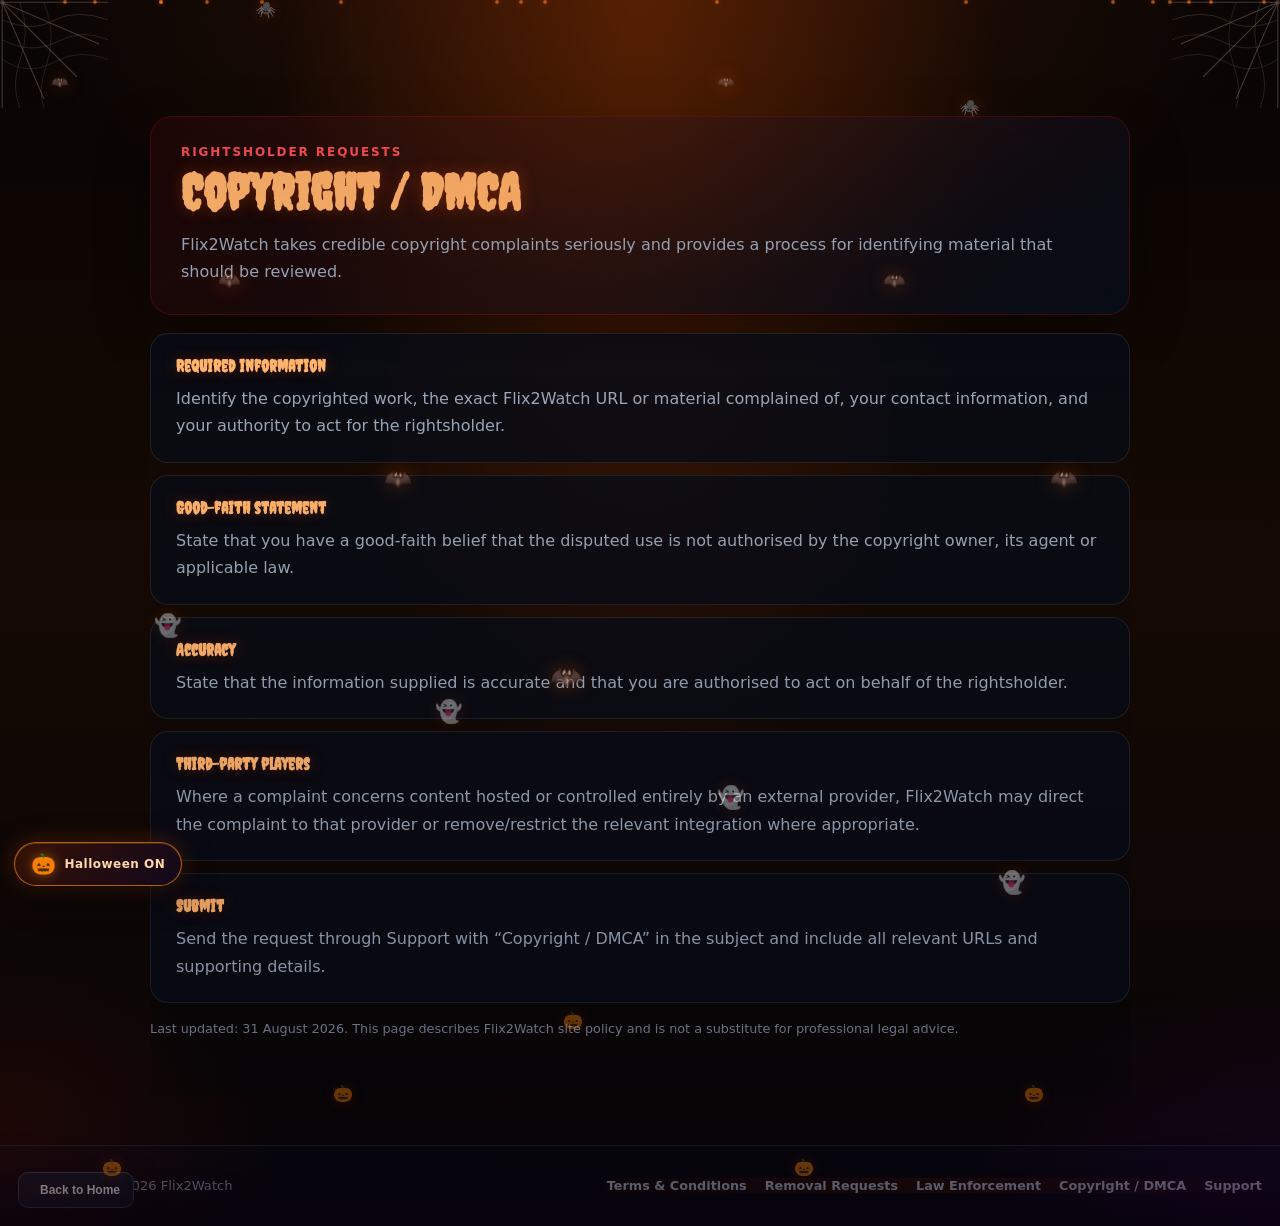
<file: copyright/index.html>
<!doctype html>
<html lang="en">
<head>
<script id="f2w-discord-link-authority-v250">
(()=>{
  'use strict';
  if(window.__f2wDiscordLinkAuthorityV250)return;
  window.__f2wDiscordLinkAuthorityV250=true;
  const nativeOpen=typeof window.open==='function'?window.open.bind(window):null;
  function anchorFrom(target){try{return target?.closest?.('#f2w-discord-join-v250[href]')||null}catch{return null}}
  function openExternal(event){
    const a=anchorFrom(event.target); if(!a)return;
    const href=String(a.href||'').trim(); if(!/^https?:\/\//i.test(href))return;
    event.preventDefault(); event.stopImmediatePropagation(); event.stopPropagation();
    try{
      const tab=nativeOpen?.('about:blank','_blank');
      if(tab){
        try{tab.opener=null}catch{}
        try{tab.location.replace(href)}catch{try{tab.location.href=href}catch{}}
        return;
      }
    }catch{}
  }
  window.addEventListener('click',openExternal,true);
})();
</script>
<style id="f2w-discord-link-pointer-v250">
#f2w-discord-join-v250{position:relative!important;z-index:2147483000!important;pointer-events:auto!important;cursor:pointer!important;touch-action:manipulation!important}
#f2w-discord-join-v250 *{pointer-events:none!important}
</style>
  <link rel="manifest" href="/site.webmanifest">
<link href="https://player.flix2watch.com" rel="preconnect" crossorigin>
<link href="https://player.flix2watch.com" rel="dns-prefetch">

<script id="f2w-transition-boot-v135">
try{document.documentElement.classList.add('f2w-transition-boot')}catch(e){}
</script>
<link rel="stylesheet" href="/page-transitions-v135.css?v=183-20260902">

<script id="f2w-page-fade-boot-v33">
(function(){
  try{
    var root=document.documentElement;
    root.classList.add('f2w-page-enter');
    requestAnimationFrame(function(){
      root.classList.remove('f2w-page-enter');
      root.classList.add('f2w-page-ready');
    });
  }catch(e){}
})();
</script>

<style id="f2w-critical-header-v24">
html{overflow-y:scroll}
@media (min-width:1181px){
  body.f2w-main-page>header{
    display:flex!important;align-items:center!important;flex-wrap:nowrap!important;
    width:100%!important;height:82px!important;min-height:82px!important;max-height:82px!important;
    padding:10px 12px!important;gap:10px!important;overflow:visible!important;
    transform:none!important;font-family:Inter,Arial,sans-serif!important
  }
  body.f2w-main-page>header>.logo{flex:0 0 145px!important;width:145px!important;min-width:145px!important;max-width:145px!important}
  body.f2w-main-page>header>.logo .logo-image{display:block!important;width:145px!important;height:auto!important}
  body.f2w-main-page>header>.header-tools{
    position:static!important;display:flex!important;flex:1 1 auto!important;align-items:center!important;
    flex-wrap:nowrap!important;min-width:0!important;width:auto!important;height:42px!important;gap:7px!important;transform:none!important
  }
  body.f2w-main-page>header .f2w-primary-nav{
    display:flex!important;align-items:center!important;flex:0 1 auto!important;flex-wrap:nowrap!important;
    min-width:0!important;height:42px!important;gap:1px!important
  }
  body.f2w-main-page>header .f2w-search-pair{
    display:grid!important;grid-template-columns:minmax(120px,1fr) minmax(120px,1fr)!important;
    flex:1 1 320px!important;width:auto!important;min-width:240px!important;max-width:500px!important;
    height:40px!important;gap:7px!important;margin:0 2px!important
  }
  body.f2w-main-page>header .f2w-action-cluster{
    position:relative!important;display:grid!important;
    grid-template-columns:62px 84px 74px 76px 78px 112px 122px!important;
    grid-template-rows:40px!important;align-items:stretch!important;justify-content:start!important;
    flex:0 0 644px!important;width:644px!important;min-width:644px!important;max-width:644px!important;
    height:40px!important;gap:6px!important;margin-left:auto!important;overflow:visible!important
  }
  body.f2w-main-page>header .chat-button{grid-column:1!important;grid-row:1!important}
  body.f2w-main-page>header #header-login-btn,body.f2w-main-page>header #favorites-nav-btn{grid-column:2!important;grid-row:1!important}
  body.f2w-main-page>header #header-signup-btn,body.f2w-main-page>header #profile-nav-btn{grid-column:3!important;grid-row:1!important}
  body.f2w-main-page>header #support-nav-btn{grid-column:4!important;grid-row:1!important}
  body.f2w-main-page>header #account-btn{grid-column:5!important;grid-row:1!important}
  body.f2w-main-page>header #notification-wrap{grid-column:6!important;grid-row:1!important;width:112px!important}
  body.f2w-main-page>header #staff-control-nav{grid-column:7!important;grid-row:1!important}
  body.f2w-main-page>header .f2w-action-cluster>button,
  body.f2w-main-page>header .f2w-action-cluster>.v17-notification-wrap,
  body.f2w-main-page>header .f2w-action-cluster>.v17-notification-wrap>button{
    width:100%!important;min-width:0!important;max-width:100%!important;height:40px!important;
    box-sizing:border-box!important;margin:0!important;transform:none!important;translate:none!important
  }
  body.f2w-main-page>header #header-login-btn[style*="display:none"],
  body.f2w-main-page>header #header-login-btn[style*="display: none"],
  body.f2w-main-page>header #header-signup-btn[style*="display:none"],
  body.f2w-main-page>header #header-signup-btn[style*="display: none"],
  body.f2w-main-page>header #favorites-nav-btn[style*="display:none"],
  body.f2w-main-page>header #favorites-nav-btn[style*="display: none"],
  body.f2w-main-page>header #profile-nav-btn[style*="display:none"],
  body.f2w-main-page>header #profile-nav-btn[style*="display: none"],
  body.f2w-main-page>header #support-nav-btn[style*="display:none"],
  body.f2w-main-page>header #support-nav-btn[style*="display: none"],
  body.f2w-main-page>header #account-btn[style*="display:none"],
  body.f2w-main-page>header #account-btn[style*="display: none"],
  body.f2w-main-page>header #notification-wrap[style*="display:none"],
  body.f2w-main-page>header #notification-wrap[style*="display: none"],
  body.f2w-main-page>header #staff-control-nav[hidden]{
    display:flex!important;visibility:hidden!important;opacity:0!important;pointer-events:none!important
  }
  body.f2w-main-page>header i[class*="fa-"]{display:inline-block!important;width:13px!important;min-width:13px!important;text-align:center!important}
  body.f2w-main-page>header a,body.f2w-main-page>header button,body.f2w-main-page>header input{
    transform:none!important;translate:none!important
  }
}
@media (min-width:1181px) and (max-width:1550px){
  body.f2w-main-page>header>.logo{flex-basis:126px!important;width:126px!important;min-width:126px!important;max-width:126px!important}
  body.f2w-main-page>header>.logo .logo-image{width:126px!important}
  body.f2w-main-page>header .f2w-search-pair{min-width:180px!important;max-width:300px!important}
  body.f2w-main-page>header .f2w-action-cluster{
    grid-template-columns:56px 76px 68px 68px 72px 102px 108px!important;
    flex-basis:586px!important;width:586px!important;min-width:586px!important;max-width:586px!important
  }
}



</style>

<link rel="preload" as="image" href="/flix2watch-logo-red-v34.png" fetchpriority="high">
<link rel="dns-prefetch" href="//viqufxlcxwgboyxbdhjb.supabase.co">
<link rel="preconnect" href="https://viqufxlcxwgboyxbdhjb.supabase.co" crossorigin>

<meta charset="utf-8">
<meta name="viewport" content="width=device-width,initial-scale=1,viewport-fit=cover">
<title>Copyright / DMCA · Flix2Watch</title>
  <!-- Flix2Watch SEO / social authority v214 -->
  <meta name="description" content="Read Flix2Watch copyright information and policies.">
  <meta name="robots" content="index,follow,max-image-preview:large,max-snippet:-1,max-video-preview:-1">
  <meta name="googlebot" content="index,follow,max-image-preview:large,max-snippet:-1,max-video-preview:-1">
  <meta name="bingbot" content="index,follow,max-image-preview:large,max-snippet:-1,max-video-preview:-1">
  <link rel="canonical" href="https://flix2watch.com/copyright/">
  <meta property="og:site_name" content="Flix2Watch">
  <meta property="og:type" content="website">
  <meta property="og:title" content="Copyright / DMCA · Flix2Watch">
  <meta property="og:description" content="Read Flix2Watch copyright information and policies.">
  <meta property="og:url" content="https://flix2watch.com/copyright/">
  <meta property="og:image" content="https://flix2watch.com/flix2watch-share-v214.png">
  <meta property="og:image:secure_url" content="https://flix2watch.com/flix2watch-share-v214.png">
  <meta property="og:image:type" content="image/png">
  <meta property="og:image:width" content="1200">
  <meta property="og:image:height" content="630">
  <meta property="og:image:alt" content="Flix2Watch — Watch. Chill. Repeat.">
  <meta name="twitter:card" content="summary_large_image">
  <meta name="twitter:title" content="Copyright / DMCA · Flix2Watch">
  <meta name="twitter:description" content="Read Flix2Watch copyright information and policies.">
  <meta name="twitter:image" content="https://flix2watch.com/flix2watch-share-v214.png">
  <meta name="twitter:image:alt" content="Flix2Watch — Watch. Chill. Repeat.">
  <meta name="theme-color" content="#e50914">
  <script type="application/ld+json" data-f2w-seo-v214>{"@context":"https://schema.org","@graph":[{"@type":"WebSite","@id":"https://flix2watch.com/#website","url":"https://flix2watch.com/","name":"Flix2Watch","description":"Read Flix2Watch copyright information and policies.","inLanguage":"en"},{"@type":"Organization","@id":"https://flix2watch.com/#organization","name":"Flix2Watch","url":"https://flix2watch.com/","logo":{"@type":"ImageObject","url":"https://flix2watch.com/flix2watch-logo-red-v34.png"}}]}</script>
  <!-- /Flix2Watch SEO / social authority v214 -->

<link rel="icon" type="image/png" href="/flix2watch-logo-red-v34.png">
<link rel="stylesheet" href="/global-header-v1.css?v=125-1788300576">
<style>
:root{--bg:#03070d;--panel:#09111c;--line:rgba(255,255,255,.09);--muted:#9aa7b8;--red:#e50914}
*{box-sizing:border-box}
html,body{margin:0;min-height:100%;background:radial-gradient(circle at top,#111b2b 0,#050912 38%,#02050a 100%);color:#f6f8fb;font-family:Inter,system-ui,-apple-system,BlinkMacSystemFont,"Segoe UI",sans-serif}
.legal-shell{width:min(980px,calc(100% - 28px));margin:0 auto;padding:116px 0 48px}
.legal-hero{padding:28px 30px;border:1px solid rgba(229,9,20,.24);border-radius:22px;background:linear-gradient(145deg,rgba(229,9,20,.08),rgba(8,14,24,.92));box-shadow:0 20px 55px rgba(0,0,0,.28);margin-bottom:18px}
.legal-kicker{color:#ff4e58;font-size:.75rem;font-weight:800;letter-spacing:.16em;text-transform:uppercase;margin-bottom:8px}
.legal-hero h1{font-size:clamp(1.9rem,4vw,3.1rem);line-height:1.04;margin:0 0 12px}
.legal-hero p,.legal-card p{color:var(--muted);font-size:1rem;line-height:1.72;margin:0}
.legal-card{padding:22px 25px;border:1px solid var(--line);border-radius:18px;background:rgba(8,14,24,.78);margin:12px 0}
.legal-card h2{font-size:1.05rem;margin:0 0 9px}
.legal-note{font-size:.8rem;color:#778396;margin-top:18px}
@media(max-width:700px){.legal-shell{padding-top:88px}.legal-hero{padding:22px 20px}.legal-card{padding:19px 18px}}
</style>

<style id="f2w-header-gorilla-lock-v30">
@media(min-width:1181px){
body.f2w-main-page>header{position:sticky!important;top:0!important;z-index:2147480000!important;display:flex!important;flex-flow:row nowrap!important;align-items:center!important;width:100%!important;max-width:100%!important;height:82px!important;min-height:82px!important;max-height:82px!important;margin:0!important;padding:10px 12px!important;gap:10px!important;overflow:visible!important;transform:none!important;translate:none!important}
body.f2w-main-page>header>.logo{flex:0 0 126px!important;width:126px!important;min-width:126px!important;max-width:126px!important}
body.f2w-main-page>header>.logo .logo-image{width:126px!important;max-width:126px!important}
body.f2w-main-page>header>.header-tools{position:static!important;display:flex!important;flex:1 1 auto!important;align-items:center!important;flex-wrap:nowrap!important;min-width:0!important;width:auto!important;height:42px!important;gap:6px!important;transform:none!important}
body.f2w-main-page>header .f2w-primary-nav{display:flex!important;flex:0 1 auto!important;align-items:center!important;flex-wrap:nowrap!important;min-width:455px!important;height:42px!important;gap:0!important}
body.f2w-main-page>header .f2w-search-pair{display:grid!important;grid-template-columns:minmax(150px,1fr) minmax(150px,1fr)!important;flex:1 1 430px!important;min-width:300px!important;max-width:560px!important;height:40px!important;gap:7px!important;margin:0 2px!important}
body.f2w-main-page>header .f2w-action-cluster{display:grid!important;grid-template-columns:58px 82px 72px 76px 78px 112px 116px!important;grid-template-rows:40px!important;flex:0 0 630px!important;width:630px!important;min-width:630px!important;max-width:630px!important;height:40px!important;gap:6px!important;margin-left:auto!important;align-items:stretch!important;overflow:visible!important}
body.f2w-main-page>header .chat-button{grid-column:1!important}
body.f2w-main-page>header #header-login-btn,body.f2w-main-page>header #favorites-nav-btn{grid-column:2!important}
body.f2w-main-page>header #header-signup-btn,body.f2w-main-page>header #profile-nav-btn{grid-column:3!important}
body.f2w-main-page>header #support-nav-btn{grid-column:4!important}
body.f2w-main-page>header #account-btn{grid-column:5!important}
body.f2w-main-page>header #notification-wrap{grid-column:6!important;width:112px!important}
body.f2w-main-page>header #staff-control-nav{grid-column:7!important}
body.f2w-main-page>header a,body.f2w-main-page>header button,body.f2w-main-page>header input,body.f2w-main-page>header .v17-notification-wrap{transform:none!important;translate:none!important;margin-top:0!important;margin-bottom:0!important;box-sizing:border-box!important}
body.f2w-main-page>header #staff-control-nav[hidden]{display:flex!important;visibility:hidden!important;opacity:0!important;pointer-events:none!important}
}
@media(min-width:1181px) and (max-width:1650px){
body.f2w-main-page>header .f2w-primary-nav{min-width:410px!important}
body.f2w-main-page>header .f2w-search-pair{min-width:240px!important;max-width:420px!important}
body.f2w-main-page>header .f2w-action-cluster{grid-template-columns:54px 74px 66px 68px 70px 100px 104px!important;flex-basis:572px!important;width:572px!important;min-width:572px!important;max-width:572px!important}
body.f2w-main-page>header .f2w-nav-link,body.f2w-main-page>header .f2w-nav-button{font-size:9px!important;padding-left:5px!important;padding-right:5px!important}
}
body.f2w-main-page>header *{transition-property:color,background-color,border-color,box-shadow,opacity!important}

body.f2w-main-page>header .f2w-action-cluster>button,
body.f2w-main-page>header .f2w-action-cluster>a,
body.f2w-main-page>header #staff-control-nav,
body.f2w-main-page>header .chat-button{
  min-width:0!important;max-width:100%!important;
  padding-left:8px!important;padding-right:8px!important;
  white-space:nowrap!important;overflow:hidden!important;
  text-overflow:clip!important;box-sizing:border-box!important
}
body.f2w-main-page>header .chat-button{font-size:10px!important;display:flex!important;align-items:center!important;justify-content:center!important;gap:7px!important;padding-left:10px!important;padding-right:10px!important;white-space:nowrap!important;overflow:hidden!important;box-sizing:border-box!important}
body.f2w-main-page>header #staff-control-nav{font-size:9.5px!important;letter-spacing:-.01em!important}
/* f2w-force-save:header-button-fit-inline-v35:1788217735 */
/* f2w-force-save:header-gorilla-lock-v30:1788216738 */
</style>


<style id="f2w-legal-back-v125-css">
.f2w-legal-back-v125{position:fixed;left:18px;bottom:18px;z-index:9999;display:inline-flex;align-items:center;gap:8px;padding:10px 13px;border:1px solid #30485f;border-radius:10px;background:#071522;color:#fff;text-decoration:none;font:800 12px Poppins,sans-serif;box-shadow:0 12px 32px rgba(0,0,0,.4)}
.f2w-legal-back-v125:hover{border-color:#e50914}
</style>

  <link rel="stylesheet" href="/v145-sitewide-fixes.css?v=145">
  <link rel="stylesheet" href="/v146-live-ops.css?v=159">
  <link rel="stylesheet" href="/v154-global-ui.css?v=159">
  <script src="/v154-global-ui.js?v=159" defer></script>
<link rel="stylesheet" href="/v165-enforcement.css?v=165">
<script src="/v160-bootstrap.js?v=205-live-sports-sitewide"></script>
  <link rel="stylesheet" href="/v170-sitewide-fixes.css?v=170">
<link rel="stylesheet" href="/v176-sitewide.css?v=185-20260902-authfix"></head>
<body>
<main class="legal-shell">
  <section class="legal-hero">
    <div class="legal-kicker">RIGHTSHOLDER REQUESTS</div>
    <h1>Copyright / DMCA</h1>
    <p>Flix2Watch takes credible copyright complaints seriously and provides a process for identifying material that should be reviewed.</p>
  </section>
  <section class="legal-card"><h2>Required information</h2><p>Identify the copyrighted work, the exact Flix2Watch URL or material complained of, your contact information, and your authority to act for the rightsholder.</p></section>
<section class="legal-card"><h2>Good-faith statement</h2><p>State that you have a good-faith belief that the disputed use is not authorised by the copyright owner, its agent or applicable law.</p></section>
<section class="legal-card"><h2>Accuracy</h2><p>State that the information supplied is accurate and that you are authorised to act on behalf of the rightsholder.</p></section>
<section class="legal-card"><h2>Third-party players</h2><p>Where a complaint concerns content hosted or controlled entirely by an external provider, Flix2Watch may direct the complaint to that provider or remove/restrict the relevant integration where appropriate.</p></section>
<section class="legal-card"><h2>Submit</h2><p>Send the request through Support with “Copyright / DMCA” in the subject and include all relevant URLs and supporting details.</p></section>
  <p class="legal-note">Last updated: 31 August 2026. This page describes Flix2Watch site policy and is not a substitute for professional legal advice.</p>
</main>
<script src="/global-header-chat-v1.js?v=183-20260902"></script>
<!-- f2w-force-save:legal-page-v15:1788212347 -->
 
<div class="account-modal" id="account-modal">
    <div class="account-card">
      <div class="account-header">
        <div>
          <div class="account-title"><i class="fa-solid fa-user"></i> Account</div>
          <div class="account-subtitle">USERNAME + EMAIL + PASSWORD // SUPABASE AUTH</div>
        </div>
        <button class="chat-close" onclick="closeAccountModal()"><i class="fa-solid fa-xmark"></i></button>
      </div>

      <div class="account-body">
      <div id="account-logged-out">
        <div class="f2w-account-brand">
          <img src="/flix2watch-logo-red-v34.png" alt="Flix2Watch">
          <strong>Watch. Chill. Repeat.</strong>
          <span>Log in or create an account to unlock playback.</span>
          <div class="v17-free-note">
            <strong><i class="fa-solid fa-circle-check"></i> Free to use after sign-in</strong>
            <span>Flix2Watch does not require a subscription or payment. Accounts help reduce automated abuse and scraping, and let us apply account-level moderation when needed.</span>
          </div>
        </div>
        <div class="account-tabs">
          <button class="account-tab active" id="account-login-tab" onclick="showAccountMode('login')">Log In</button>
          <button class="account-tab" id="account-signup-tab" onclick="showAccountMode('signup')">Create Account</button>
        </div>

        <div id="account-username-wrap" style="display:none;">
          <label class="account-label">USERNAME</label>
          <input class="account-input" id="account-username" pattern="[A-Za-z0-9]+" inputmode="text" title="Use only normal English letters A-Z and numbers 0-9." maxlength="30" autocomplete="username" placeholder="Choose your username...">
          <div class="username-rule-note">
            Normal English letters A-Z and numbers 0-9 only. No spaces, dashes, underscores, symbols or stylized Unicode letters.
          </div>
        </div>

        <label class="account-label" id="account-email-label">USERNAME OR EMAIL</label>
        <input class="account-input" id="account-email" type="text" autocomplete="username" placeholder="Username or email">

        <label class="account-label">PASSWORD</label>
        <input class="account-input" id="account-password" type="password" autocomplete="current-password" placeholder="Password">

        <div id="account-confirm-wrap" style="display:none;">
          <label class="account-label">CONFIRM PASSWORD</label>
          <input class="account-input" id="account-confirm" type="password" autocomplete="new-password" placeholder="Repeat password">
        </div>

        <button class="account-primary" id="account-submit" onclick="submitAccountAuth()">Log In</button>

        <div class="f2w-oauth-block">
          <div class="f2w-oauth-divider"><span>or continue with</span></div>
          <div class="f2w-oauth-grid">
            <button class="f2w-oauth-btn google" type="button" onclick="signInWithOAuthProvider('google')">
              <i class="fa-brands fa-google"></i> <span class="f2w-oauth-label">Sign in with Google</span>
            </button>
            <button class="f2w-oauth-btn discord" type="button" onclick="signInWithOAuthProvider('discord')">
              <i class="fa-brands fa-discord"></i> <span class="f2w-oauth-label">Sign in with Discord</span>
            </button>
          </div>
          <div class="f2w-oauth-note">Works for both Login and Create Account. If this is your first time, Flix2Watch creates your account and profile automatically.</div>
        </div>
        
      </div>

      <div id="account-logged-in" style="display:none;">
        <div class="account-user-box">
          <div class="account-avatar"><i class="fa-solid fa-user"></i></div>
          <div>
            
            
            <div class="account-user-email" id="account-user-email">Signed-in user</div>
            <div class="account-user-username" id="account-user-username">@username</div>
            <div class="account-role" id="account-user-role">MEMBER</div>
            <div class="account-owner-note" id="account-owner-note" style="display:none;"><i class="fa-solid fa-crown"></i> WEBSITE OWNER</div>
          </div>
        </div>

        <div class="account-warning-box" id="account-warning-box" hidden>
          <strong><i class="fa-solid fa-triangle-exclamation"></i> ACCOUNT WARNINGS</strong>
          
        </div>

        <div class="owner-chat-auth" id="owner-chat-auth">
          <label class="account-label">OWNER CHAT ACCESS</label>
          <div class="owner-chat-auth-row">
            <input
              class="account-input"
              id="owner-chat-password"
              type="password"
              autocomplete="current-password"
              placeholder="Owner chat password"
            >
            <button class="owner-chat-auth-btn" id="owner-chat-auth-btn" onclick="activateOwnerChat()">Activate</button>
          </div>
          
        </div>



        <div class="account-username-change" id="account-username-change-box">
          <div class="account-username-change-head">
            <div>
              <strong><i class="fa-solid fa-at"></i> CHANGE USERNAME</strong>
              <span>You can change it whenever you want.</span>
            </div>
          </div>
          <div class="account-username-change-row">
            <input
              class="account-input"
              id="account-change-username"
              type="text"
              inputmode="text"
              pattern="[A-Za-z0-9]+"
              minlength="2"
              maxlength="30"
              autocomplete="off"
              placeholder="New username"
            >
            <button class="account-secondary account-change-username-btn" type="button" onclick="changeFlix2WatchUsername()">
              Update Username
            </button>
          </div>
          <div class="account-username-change-note">
            2–30 English letters or numbers only. Your old usernames stay reserved to your account, and bans, mutes, warnings and Staff permissions follow your account automatically.
          </div>
          
        </div>
<button class="account-secondary" id="account-support-btn" hidden onclick="window.location.href='/support/'"><i class="fa-solid fa-life-ring"></i> Support</button>
        <button class="account-secondary" id="account-staff-control" type="button" hidden style="display:none!important" aria-disabled="true" tabindex="-1"><i class="fa-solid fa-shield-halved"></i> Staff Control Center</button>
        <button class="account-secondary" onclick="signOutAccount()">Log Out</button>
        
      </div>
      </div>
    </div>
  </div>


<style id="f2w-auth-hardfix-v58-css">
#account-modal.f2w-auth-hard-open-v58 {
  display:flex!important;
  position:fixed!important;
  inset:0!important;
  z-index:2147483600!important;
  align-items:center!important;
  justify-content:center!important;
  padding:18px!important;
  background:rgba(0,0,0,.84)!important;
}
#account-modal.f2w-auth-hard-open-v58 .account-card {
  width:min(520px,calc(100vw - 28px))!important;
  max-width:520px!important;
  max-height:calc(100dvh - 36px)!important;
  overflow:auto!important;
}
@media(max-width:600px){
  #account-modal.f2w-auth-hard-open-v58 {
    padding:12px!important;
  }
  #account-modal.f2w-auth-hard-open-v58 .account-card {
    width:min(94vw,480px)!important;
    max-width:94vw!important;
    max-height:calc(100dvh - 24px)!important;
  }
}
/* f2w-force-save:auth-hardfix-css-v58:1788221340 */
</style>


<!-- f2w-auth-modal-lock-v60 removed by v190: superseded by canonical site-wide controller -->
<style id="f2w-sitewide-shell-v67">
/* ============================================================
   F2W v67 — ONE SITE-WIDE HEADER + ONE AUTH POPUP
   ============================================================ */

/* ---------- Header: identical geometry on every desktop page ---------- */
@media (min-width:1181px) {
  body.f2w-main-page > header {
    position:sticky!important;
    top:0!important;
    z-index:2147482000!important;
    display:flex!important;
    align-items:center!important;
    min-height:74px!important;
    height:74px!important;
    padding:0 14px!important;
    gap:10px!important;
    box-sizing:border-box!important;
    transform:none!important;
    translate:none!important;
    overflow:visible!important;
  }

  body.f2w-main-page > header > .logo {
    flex:0 0 126px!important;
    width:126px!important;
    min-width:126px!important;
    max-width:126px!important;
  }

  body.f2w-main-page > header .f2w-primary-nav {
    flex:0 0 auto!important;
    display:flex!important;
    align-items:center!important;
    gap:10px!important;
    height:42px!important;
    white-space:nowrap!important;
  }

  body.f2w-main-page > header .f2w-search-pair {
    flex:1 1 440px!important;
    min-width:300px!important;
    max-width:560px!important;
    display:grid!important;
    grid-template-columns:1fr 1fr!important;
    gap:8px!important;
    height:40px!important;
    margin-left:auto!important;
  }

  body.f2w-main-page > header .search-container,
  body.f2w-main-page > header .user-search-container {
    width:100%!important;
    min-width:0!important;
    height:40px!important;
    position:relative!important;
    transform:none!important;
    translate:none!important;
  }

  body.f2w-main-page > header .f2w-action-cluster {
    flex:0 0 auto!important;
    display:flex!important;
    align-items:center!important;
    justify-content:flex-end!important;
    gap:6px!important;
    min-height:40px!important;
    height:40px!important;
    margin-left:8px!important;
    transform:none!important;
    translate:none!important;
    overflow:visible!important;
  }

  body.f2w-main-page > header .f2w-action-cluster > button,
  body.f2w-main-page > header .f2w-action-cluster > .v17-notification-wrap,
  body.f2w-main-page > header .f2w-action-cluster > .v17-notification-wrap > button {
    min-height:40px!important;
    height:40px!important;
    margin:0!important;
    transform:none!important;
    translate:none!important;
    white-space:nowrap!important;
    box-sizing:border-box!important;
  }

  body.f2w-main-page > header .chat-button {
    min-width:112px!important;
    padding:0 14px!important;
    display:inline-flex!important;
    align-items:center!important;
    justify-content:center!important;
    gap:8px!important;
  }
}

/* ---------- Auth modal: same popup on EVERY page ---------- */
html.f2w-auth-v67-open,
body.f2w-auth-v67-open {
  overflow:hidden!important;
  overscroll-behavior:none!important;
}

#account-modal.f2w-auth-v67 {
  position:fixed!important;
  inset:0!important;
  width:100vw!important;
  height:100dvh!important;
  z-index:2147483646!important;
  display:none!important;
  align-items:center!important;
  justify-content:center!important;
  margin:0!important;
  padding:18px!important;
  overflow:hidden!important;
  isolation:isolate!important;
  background:rgba(0,0,0,.84)!important;
  backdrop-filter:blur(12px)!important;
  -webkit-backdrop-filter:blur(12px)!important;
  transform:none!important;
  translate:none!important;
  filter:none!important;
}

#account-modal.f2w-auth-v67.open {
  display:flex!important;
}

#account-modal.f2w-auth-v67 .account-card {
  position:relative!important;
  z-index:2!important;
  top:auto!important;
  left:auto!important;
  right:auto!important;
  bottom:auto!important;
  width:min(520px,calc(100vw - 36px))!important;
  max-width:520px!important;
  min-width:0!important;
  max-height:calc(100dvh - 36px)!important;
  margin:0!important;
  padding:0!important;
  overflow:auto!important;
  box-sizing:border-box!important;
  border:1px solid rgba(255,61,78,.42)!important;
  border-radius:18px!important;
  background:linear-gradient(180deg,#0b1826,#07121e)!important;
  box-shadow:0 30px 100px rgba(0,0,0,.78),0 0 34px rgba(229,9,20,.12)!important;
  transform:none!important;
  translate:none!important;
}

#account-modal.f2w-auth-v67 .account-header {
  display:flex!important;
  align-items:center!important;
  justify-content:space-between!important;
  min-height:66px!important;
  padding:16px 18px!important;
  border-bottom:1px solid #23394f!important;
  background:#081522!important;
}

#account-modal.f2w-auth-v67 .account-title {
  display:flex!important;
  align-items:center!important;
  gap:9px!important;
  margin:0!important;
  color:#fff!important;
  font-size:1.05rem!important;
  font-weight:900!important;
  line-height:1.1!important;
}

#account-modal.f2w-auth-v67 .account-subtitle {
  margin-top:3px!important;
  color:#71879d!important;
  font-size:.62rem!important;
}

#account-modal.f2w-auth-v67 .chat-close,
#account-modal.f2w-auth-v67 .account-close {
  position:static!important;
  width:34px!important;
  height:34px!important;
  min-width:34px!important;
  min-height:34px!important;
  padding:0!important;
  margin:0!important;
  display:grid!important;
  place-items:center!important;
  border:1px solid transparent!important;
  border-radius:9px!important;
  background:transparent!important;
  color:#8497ad!important;
  font-size:1rem!important;
  line-height:1!important;
  cursor:pointer!important;
  transform:none!important;
  translate:none!important;
}

#account-modal.f2w-auth-v67 .chat-close:hover,
#account-modal.f2w-auth-v67 .account-close:hover {
  background:#102132!important;
  color:#fff!important;
}

#account-modal.f2w-auth-v67 .account-body {
  padding:16px 18px 18px!important;
}

#account-modal.f2w-auth-v67 .account-tabs {
  display:grid!important;
  grid-template-columns:1fr 1fr!important;
  gap:5px!important;
  margin:0 0 14px!important;
  padding:4px!important;
  border:1px solid #28425b!important;
  border-radius:11px!important;
  background:#071522!important;
}

#account-modal.f2w-auth-v67 .account-tab {
  min-height:40px!important;
  padding:0 10px!important;
  border:0!important;
  border-radius:8px!important;
  background:transparent!important;
  color:#8ea0b5!important;
  font-size:.76rem!important;
  font-weight:800!important;
  cursor:pointer!important;
}

#account-modal.f2w-auth-v67 .account-tab.active {
  background:#e50914!important;
  color:#fff!important;
  box-shadow:none!important;
}

#account-modal.f2w-auth-v67 .account-label {
  display:block!important;
  margin:10px 0 6px!important;
  color:#91a3b7!important;
  font-size:.63rem!important;
  font-weight:800!important;
}

#account-modal.f2w-auth-v67 .account-input {
  width:100%!important;
  min-height:42px!important;
  padding:0 12px!important;
  border:1px solid #29455f!important;
  border-radius:9px!important;
  background:#061421!important;
  color:#fff!important;
  font-size:.82rem!important;
  box-sizing:border-box!important;
  outline:none!important;
}

#account-modal.f2w-auth-v67 .account-input:focus {
  border-color:#e50914!important;
  box-shadow:0 0 0 2px rgba(229,9,20,.12)!important;
}

#account-modal.f2w-auth-v67 .account-primary {
  width:100%!important;
  min-height:42px!important;
  margin-top:14px!important;
  border:0!important;
  border-radius:9px!important;
  background:#e50914!important;
  color:#fff!important;
  font-size:.8rem!important;
  font-weight:900!important;
}

#account-modal.f2w-auth-v67 .f2w-oauth-block {
  margin-top:14px!important;
}

@media(max-width:600px) {
  #account-modal.f2w-auth-v67 {
    padding:max(12px,env(safe-area-inset-top)) 12px max(12px,env(safe-area-inset-bottom))!important;
  }
  #account-modal.f2w-auth-v67 .account-card {
    width:min(94vw,480px)!important;
    max-width:94vw!important;
    max-height:calc(100dvh - 24px)!important;
    border-radius:15px!important;
  }
}

/* f2w-force-save:sitewide-shell-css-v67:1788222795 */
</style>

<!-- f2w-sitewide-shell-v67-js removed by v190: superseded by canonical site-wide controller -->
<style id="f2w-header-hardlock-v69">
/* ============================================================
   F2W v69 — TRUE SITE-WIDE HEADER HARD LOCK
   One geometry model on every page. No page-local header CSS wins.
   ============================================================ */

/* ---------- DESKTOP / WIDE ---------- */
@media (min-width:1601px) {
  body.f2w-main-page > header {
    position:sticky!important;
    top:0!important;
    z-index:2147482000!important;
    width:100%!important;
    min-height:74px!important;
    height:74px!important;
    padding:0 12px!important;
    margin:0!important;
    display:flex!important;
    align-items:center!important;
    gap:10px!important;
    overflow:visible!important;
    box-sizing:border-box!important;
    transform:none!important;
    translate:none!important;
  }

  body.f2w-main-page > header > .logo {
    position:static!important;
    flex:0 0 126px!important;
    width:126px!important;
    min-width:126px!important;
    max-width:126px!important;
    height:52px!important;
    margin:0!important;
    display:flex!important;
    align-items:center!important;
    justify-content:center!important;
    transform:none!important;
    translate:none!important;
  }

  body.f2w-main-page > header > .logo .logo-image {
    width:126px!important;
    max-width:126px!important;
    max-height:48px!important;
    object-fit:contain!important;
  }

  body.f2w-main-page > header > .f2w-mobile-nav-toggle {
    display:none!important;
  }

  body.f2w-main-page > header > .header-tools {
    position:static!important;
    flex:1 1 auto!important;
    width:auto!important;
    min-width:0!important;
    height:44px!important;
    margin:0!important;
    padding:0!important;
    display:grid!important;
    grid-template-columns:max-content minmax(340px,460px) 782px!important;
    grid-template-rows:44px!important;
    align-items:center!important;
    justify-content:space-between!important;
    column-gap:10px!important;
    overflow:visible!important;
    transform:none!important;
    translate:none!important;
  }

  body.f2w-main-page > header .f2w-primary-nav {
    grid-column:1!important;
    grid-row:1!important;
    position:static!important;
    width:max-content!important;
    min-width:0!important;
    height:44px!important;
    margin:0!important;
    padding:0!important;
    display:flex!important;
    flex-flow:row nowrap!important;
    align-items:center!important;
    justify-content:flex-start!important;
    gap:2px!important;
    overflow:visible!important;
    transform:none!important;
    translate:none!important;
  }

  body.f2w-main-page > header .f2w-primary-nav > * {
    flex:0 0 auto!important;
  }

  body.f2w-main-page > header .f2w-nav-link,
  body.f2w-main-page > header .f2w-nav-button {
    min-height:38px!important;
    height:38px!important;
    padding:0 7px!important;
    margin:0!important;
    display:inline-flex!important;
    align-items:center!important;
    justify-content:center!important;
    gap:5px!important;
    white-space:nowrap!important;
    font-size:10px!important;
    box-sizing:border-box!important;
    transform:none!important;
    translate:none!important;
  }

  body.f2w-main-page > header .f2w-search-pair {
    grid-column:2!important;
    grid-row:1!important;
    position:static!important;
    width:100%!important;
    min-width:340px!important;
    max-width:460px!important;
    height:40px!important;
    margin:0!important;
    padding:0!important;
    display:grid!important;
    grid-template-columns:minmax(0,1fr) minmax(0,1fr)!important;
    gap:8px!important;
    transform:none!important;
    translate:none!important;
  }

  body.f2w-main-page > header .search-container,
  body.f2w-main-page > header .user-search-container {
    position:relative!important;
    width:100%!important;
    min-width:0!important;
    max-width:none!important;
    height:40px!important;
    margin:0!important;
    padding:0!important;
    display:flex!important;
    align-items:center!important;
    overflow:visible!important;
    transform:none!important;
    translate:none!important;
  }

  body.f2w-main-page > header .search-container > i,
  body.f2w-main-page > header .user-search-container > i {
    position:absolute!important;
    left:11px!important;
    top:50%!important;
    transform:translateY(-50%)!important;
    width:13px!important;
    min-width:13px!important;
    z-index:3!important;
    pointer-events:none!important;
  }

  body.f2w-main-page > header #movie-search,
  body.f2w-main-page > header #user-search {
    position:static!important;
    width:100%!important;
    min-width:0!important;
    max-width:none!important;
    height:40px!important;
    margin:0!important;
    padding:0 38px 0 34px!important;
    box-sizing:border-box!important;
    font-size:10px!important;
    transform:none!important;
    translate:none!important;
  }

  body.f2w-main-page > header .user-search-submit {
    position:absolute!important;
    right:7px!important;
    top:50%!important;
    transform:translateY(-50%)!important;
    width:28px!important;
    min-width:28px!important;
    max-width:28px!important;
    height:28px!important;
    min-height:28px!important;
    max-height:28px!important;
    margin:0!important;
    padding:0!important;
    display:grid!important;
    place-items:center!important;
    z-index:4!important;
    border:0!important;
    background:transparent!important;
  }

  body.f2w-main-page > header .f2w-action-cluster {
    grid-column:3!important;
    grid-row:1!important;
    position:relative!important;
    width:782px!important;
    min-width:782px!important;
    max-width:782px!important;
    height:40px!important;
    margin:0!important;
    padding:0!important;
    display:grid!important;
    grid-template-columns:112px 92px 82px 88px 90px 126px 156px!important;
    grid-template-rows:40px!important;
    gap:6px!important;
    align-items:center!important;
    justify-content:start!important;
    overflow:visible!important;
    transform:none!important;
    translate:none!important;
  }

  body.f2w-main-page > header .f2w-action-cluster > * {
    position:static!important;
    min-width:0!important;
    max-width:none!important;
    height:40px!important;
    min-height:40px!important;
    margin:0!important;
    box-sizing:border-box!important;
    transform:none!important;
    translate:none!important;
  }

  body.f2w-main-page > header .chat-button {
    grid-column:1!important;
    grid-row:1!important;
    width:112px!important;
    display:flex!important;
    align-items:center!important;
    justify-content:center!important;
    gap:8px!important;
    padding:0 12px!important;
    white-space:nowrap!important;
    overflow:hidden!important;
  }

  body.f2w-main-page > header #favorites-nav-btn {
    grid-column:2!important;
    grid-row:1!important;
  }
  body.f2w-main-page > header #profile-nav-btn {
    grid-column:3!important;
    grid-row:1!important;
  }
  body.f2w-main-page > header #support-nav-btn {
    grid-column:4!important;
    grid-row:1!important;
  }

  /* Same physical slots when auth state changes = no jitter. */
  body.f2w-main-page > header #account-btn,
  body.f2w-main-page > header #header-login-btn {
    grid-column:5!important;
    grid-row:1!important;
  }
  body.f2w-main-page > header #notification-wrap,
  body.f2w-main-page > header #header-signup-btn {
    grid-column:6!important;
    grid-row:1!important;
  }
  body.f2w-main-page > header #staff-control-nav {
    grid-column:7!important;
    grid-row:1!important;
  }

  body.f2w-main-page > header .tool-btn,
  body.f2w-main-page > header .f2w-auth-top-btn,
  body.f2w-main-page > header #notification-btn,
  body.f2w-main-page > header #staff-control-nav {
    width:100%!important;
    min-width:0!important;
    max-width:100%!important;
    height:40px!important;
    min-height:40px!important;
    padding:0 8px!important;
    display:flex!important;
    align-items:center!important;
    justify-content:center!important;
    gap:6px!important;
    white-space:nowrap!important;
    overflow:hidden!important;
    text-overflow:clip!important;
    font-size:10px!important;
    box-sizing:border-box!important;
  }

  body.f2w-main-page > header #notification-wrap {
    width:126px!important;
    min-width:126px!important;
    max-width:126px!important;
    overflow:visible!important;
  }

  body.f2w-main-page > header #notification-btn {
    width:126px!important;
  }

  body.f2w-main-page > header #staff-control-nav {
    width:156px!important;
  }

  /* Preserve auth/permission visibility; only geometry is forced. */
  body.f2w-main-page > header [hidden] {
    display:none!important;
  }

  body.f2w-main-page.f2w-authenticated > header #header-login-btn,
  body.f2w-main-page.f2w-authenticated > header #header-signup-btn {
    display:none!important;
  }

  body.f2w-main-page:not(.f2w-authenticated) > header #account-btn,
  body.f2w-main-page:not(.f2w-authenticated) > header #notification-wrap,
  body.f2w-main-page:not(.f2w-authenticated) > header #staff-control-nav {
    display:none!important;
  }

  body.f2w-main-page:not(.f2w-authenticated) > header #header-login-btn,
  body.f2w-main-page:not(.f2w-authenticated) > header #header-signup-btn,
  body.f2w-main-page:not(.f2w-authenticated) > header #favorites-nav-btn,
  body.f2w-main-page:not(.f2w-authenticated) > header #profile-nav-btn,
  body.f2w-main-page:not(.f2w-authenticated) > header #support-nav-btn {
    display:flex!important;
  }
}

/* ---------- NORMAL DESKTOP / LAPTOP ---------- */
@media (min-width:1181px) and (max-width:1600px) {
  body.f2w-main-page > header {
    position:sticky!important;
    top:0!important;
    z-index:2147482000!important;
    width:100%!important;
    min-height:68px!important;
    height:68px!important;
    padding:0 8px!important;
    margin:0!important;
    display:flex!important;
    align-items:center!important;
    gap:6px!important;
    overflow:visible!important;
    box-sizing:border-box!important;
    transform:none!important;
  }

  body.f2w-main-page > header > .logo {
    flex:0 0 104px!important;
    width:104px!important;
    min-width:104px!important;
    max-width:104px!important;
  }

  body.f2w-main-page > header > .logo .logo-image {
    width:104px!important;
    max-width:104px!important;
  }

  body.f2w-main-page > header > .f2w-mobile-nav-toggle {
    display:none!important;
  }

  body.f2w-main-page > header > .header-tools {
    position:static!important;
    flex:1 1 auto!important;
    min-width:0!important;
    width:auto!important;
    height:42px!important;
    display:grid!important;
    grid-template-columns:max-content minmax(220px,300px) 576px!important;
    grid-template-rows:42px!important;
    align-items:center!important;
    justify-content:space-between!important;
    gap:6px!important;
    overflow:visible!important;
    transform:none!important;
  }

  body.f2w-main-page > header .f2w-primary-nav {
    grid-column:1!important;
    grid-row:1!important;
    position:static!important;
    width:max-content!important;
    height:42px!important;
    display:flex!important;
    flex-wrap:nowrap!important;
    align-items:center!important;
    gap:0!important;
    transform:none!important;
  }

  body.f2w-main-page > header .f2w-nav-link,
  body.f2w-main-page > header .f2w-nav-button {
    height:36px!important;
    min-height:36px!important;
    padding:0 5px!important;
    font-size:9px!important;
    gap:4px!important;
    white-space:nowrap!important;
  }

  body.f2w-main-page > header .f2w-search-pair {
    grid-column:2!important;
    grid-row:1!important;
    position:static!important;
    width:100%!important;
    min-width:220px!important;
    max-width:300px!important;
    height:38px!important;
    display:grid!important;
    grid-template-columns:1fr 1fr!important;
    gap:6px!important;
    margin:0!important;
    transform:none!important;
  }

  body.f2w-main-page > header .search-container,
  body.f2w-main-page > header .user-search-container {
    position:relative!important;
    width:100%!important;
    min-width:0!important;
    height:38px!important;
    display:flex!important;
    align-items:center!important;
    transform:none!important;
  }

  body.f2w-main-page > header #movie-search,
  body.f2w-main-page > header #user-search {
    width:100%!important;
    min-width:0!important;
    height:38px!important;
    padding:0 32px!important;
    font-size:9px!important;
    box-sizing:border-box!important;
  }

  body.f2w-main-page > header .search-container > i,
  body.f2w-main-page > header .user-search-container > i {
    position:absolute!important;
    left:9px!important;
    top:50%!important;
    transform:translateY(-50%)!important;
    z-index:3!important;
  }

  body.f2w-main-page > header .user-search-submit {
    position:absolute!important;
    right:5px!important;
    top:50%!important;
    transform:translateY(-50%)!important;
    width:25px!important;
    height:25px!important;
    min-width:25px!important;
    min-height:25px!important;
    max-width:25px!important;
    max-height:25px!important;
    padding:0!important;
    margin:0!important;
    display:grid!important;
    place-items:center!important;
    background:transparent!important;
    border:0!important;
    z-index:4!important;
  }

  body.f2w-main-page > header .f2w-action-cluster {
    grid-column:3!important;
    grid-row:1!important;
    position:relative!important;
    width:576px!important;
    min-width:576px!important;
    max-width:576px!important;
    height:38px!important;
    display:grid!important;
    grid-template-columns:90px 72px 66px 68px 72px 92px 116px!important;
    grid-template-rows:38px!important;
    gap:4px!important;
    margin:0!important;
    transform:none!important;
  }

  body.f2w-main-page > header .chat-button {grid-column:1!important}
  body.f2w-main-page > header #favorites-nav-btn {grid-column:2!important}
  body.f2w-main-page > header #profile-nav-btn {grid-column:3!important}
  body.f2w-main-page > header #support-nav-btn {grid-column:4!important}
  body.f2w-main-page > header #account-btn,
  body.f2w-main-page > header #header-login-btn {grid-column:5!important}
  body.f2w-main-page > header #notification-wrap,
  body.f2w-main-page > header #header-signup-btn {grid-column:6!important}
  body.f2w-main-page > header #staff-control-nav {grid-column:7!important}

  body.f2w-main-page > header .f2w-action-cluster > *,
  body.f2w-main-page > header .tool-btn,
  body.f2w-main-page > header .f2w-auth-top-btn,
  body.f2w-main-page > header #notification-btn,
  body.f2w-main-page > header #staff-control-nav {
    min-width:0!important;
    max-width:100%!important;
    width:100%!important;
    height:38px!important;
    min-height:38px!important;
    margin:0!important;
    padding:0 5px!important;
    display:flex!important;
    align-items:center!important;
    justify-content:center!important;
    gap:4px!important;
    overflow:hidden!important;
    white-space:nowrap!important;
    font-size:9px!important;
    box-sizing:border-box!important;
    transform:none!important;
  }

  body.f2w-main-page > header #notification-wrap {
    width:92px!important;
    min-width:92px!important;
    max-width:92px!important;
    overflow:visible!important;
  }

  body.f2w-main-page > header [hidden] {
    display:none!important;
  }

  body.f2w-main-page.f2w-authenticated > header #header-login-btn,
  body.f2w-main-page.f2w-authenticated > header #header-signup-btn {
    display:none!important;
  }

  body.f2w-main-page:not(.f2w-authenticated) > header #account-btn,
  body.f2w-main-page:not(.f2w-authenticated) > header #notification-wrap,
  body.f2w-main-page:not(.f2w-authenticated) > header #staff-control-nav {
    display:none!important;
  }

  body.f2w-main-page:not(.f2w-authenticated) > header #header-login-btn,
  body.f2w-main-page:not(.f2w-authenticated) > header #header-signup-btn,
  body.f2w-main-page:not(.f2w-authenticated) > header #favorites-nav-btn,
  body.f2w-main-page:not(.f2w-authenticated) > header #profile-nav-btn,
  body.f2w-main-page:not(.f2w-authenticated) > header #support-nav-btn {
    display:flex!important;
  }
}

/* Mobile/tablet keeps the established overlay menu. */
@media (max-width:1180px) {
  body.f2w-main-page > header {
    transform:none!important;
    translate:none!important;
  }
}

/* f2w-force-save:header-hardlock-v69:1788223204 */
</style>


<style id="f2w-account-canonical-v70">
/* F2W v70 — canonical Account/Auth card on every page */
#account-modal.f2w-auth-v67,
#account-modal.f2w-auth-modal-open-v60,
#account-modal.open {
  position:fixed!important;
  inset:0!important;
  width:100vw!important;
  height:100dvh!important;
  z-index:2147483646!important;
  align-items:center!important;
  justify-content:center!important;
  padding:18px!important;
  background:rgba(0,0,0,.84)!important;
  backdrop-filter:blur(12px)!important;
  -webkit-backdrop-filter:blur(12px)!important;
  overflow:hidden!important;
}

#account-modal.open {
  display:flex!important;
}

#account-modal .account-card {
  position:relative!important;
  width:min(540px,calc(100vw - 36px))!important;
  max-width:540px!important;
  max-height:calc(100dvh - 36px)!important;
  margin:0!important;
  border:1px solid rgba(255,64,82,.38)!important;
  border-radius:18px!important;
  background:linear-gradient(180deg,#0b1826,#07121e)!important;
  box-shadow:0 30px 100px rgba(0,0,0,.78),0 0 32px rgba(229,9,20,.10)!important;
  overflow:auto!important;
  transform:none!important;
}

#account-modal .account-header {
  min-height:66px!important;
  padding:16px 18px!important;
  display:flex!important;
  align-items:center!important;
  justify-content:space-between!important;
  border-bottom:1px solid #23394f!important;
  background:#081522!important;
}

#account-modal .account-title {
  display:flex!important;
  align-items:center!important;
  gap:9px!important;
  color:#fff!important;
  font-size:1.05rem!important;
  font-weight:900!important;
}

#account-modal .account-body {
  padding:16px 18px 18px!important;
}

#account-modal .account-user-box {
  display:flex!important;
  align-items:center!important;
  gap:12px!important;
  padding:12px!important;
  border:1px solid #24394f!important;
  border-radius:11px!important;
  background:#0b1927!important;
}

#account-modal .account-user-avatar {
  width:38px!important;
  height:38px!important;
  min-width:38px!important;
  display:grid!important;
  place-items:center!important;
  border-radius:10px!important;
  background:#142536!important;
  color:#ff2637!important;
}

#account-modal .account-user-email {
  color:#fff!important;
  font-size:.78rem!important;
  font-weight:850!important;
}

#account-modal .account-user-username {
  margin-top:2px!important;
  color:#a8b8c9!important;
  font-size:.71rem!important;
  font-weight:750!important;
}

#account-modal .account-role {
  margin-top:3px!important;
  color:#ffbf3f!important;
  font-size:.60rem!important;
  font-weight:900!important;
  letter-spacing:.07em!important;
}

#account-modal .account-username-change {
  margin:13px 0!important;
  padding:12px!important;
  border:1px solid #24394f!important;
  border-radius:11px!important;
  background:#091725!important;
}

#account-modal .account-username-change-row {
  display:grid!important;
  grid-template-columns:minmax(0,1fr) auto!important;
  gap:8px!important;
}

#account-modal .account-input {
  min-height:42px!important;
  width:100%!important;
  padding:0 12px!important;
  border:1px solid #29455f!important;
  border-radius:9px!important;
  background:#061421!important;
  color:#fff!important;
  box-sizing:border-box!important;
}

#account-modal .account-secondary,
#account-modal .account-primary {
  min-height:40px!important;
  border-radius:9px!important;
  font-size:.76rem!important;
  font-weight:850!important;
}

#account-modal #account-support-btn,
#account-modal #account-staff-control {
  width:100%!important;
  margin-top:8px!important;
}

@media(max-width:600px){
  #account-modal {
    padding:12px!important;
  }
  #account-modal .account-card {
    width:min(94vw,500px)!important;
    max-width:94vw!important;
    max-height:calc(100dvh - 24px)!important;
  }
  #account-modal .account-username-change-row {
    grid-template-columns:1fr!important;
  }
}
/* f2w-force-save:account-canonical-css-v70:1788223711 */
</style>


<style id="f2w-header-spacing-v70">
@media (min-width:1181px) and (max-width:1600px) {
  body.f2w-main-page > header > .header-tools {
    grid-template-columns:max-content minmax(220px,300px) 612px!important;
  }
  body.f2w-main-page > header .f2w-action-cluster {
    width:612px!important;
    min-width:612px!important;
    max-width:612px!important;
    grid-template-columns:90px 72px 66px 68px 72px 92px 116px!important;
    gap:6px!important;
  }
  body.f2w-main-page > header #notification-wrap {
    margin-right:0!important;
  }
  body.f2w-main-page > header #staff-control-nav {
    margin-left:0!important;
  }
}
@media (min-width:1601px) {
  body.f2w-main-page > header .f2w-action-cluster {
    gap:8px!important;
    width:794px!important;
    min-width:794px!important;
    max-width:794px!important;
  }
  body.f2w-main-page > header > .header-tools {
    grid-template-columns:max-content minmax(340px,460px) 794px!important;
  }
}
/* f2w-force-save:header-spacing-v70:1788223711 */
</style>

<a class="f2w-legal-back-v125" href="/home/"><i class="fa-solid fa-arrow-left"></i> Back to Home</a>
<script src="/page-transitions-v135.js?v=183-20260902" defer></script>
<script src="/player-warm-v142.js?v=142" defer></script>
  <script src="/v145-sitewide-fixes.js?v=145" defer></script>
  <script src="/v147-account-logout.js?v=183-20260902"></script>
  <script src="/v149-account-route.js?v=153"></script>

<!-- F2W v159 core recovery -->
<link rel="stylesheet" href="/v159-core.css?v=159">
<script src="/v159-core.js?v=190-20260902-auth-authority" defer></script>
<script src="/v165-enforcement.js?v=183-20260902"></script>
  <script src="/v170-sitewide-fixes.js?v=170" defer></script>
<script src="/v172-sitewide.js?v=172"></script>
<link rel="stylesheet" href="/v174-viewport-popups.css?v=175"><script src="/v174-viewport-popups.js?v=190-20260902-auth-authority"></script>
<script src="/v176-sitewide.js?v=205-live-sports-sitewide" defer></script></body>
</html>
<!-- f2w-force-save:chat-route-cache-v16:1788212934:copyright/index.html -->
<!-- f2w-force-save:sitewide-v17:1788213599:copyright/index.html -->
<!-- f2w-force-save:sitewide-header-v18:1788213893:copyright/index.html -->
<!-- f2w-force-save:sitewide-header-repair-v19:1788214305:copyright/index.html -->
<!-- f2w-force-save:account-favorites-cache-v20:1788214488:copyright/index.html -->
<!-- f2w-force-save:header-static-cache-v21:1788214596:copyright/index.html -->
<!-- f2w-force-save:final-assets-v22:1788214990:copyright/index.html -->
<!-- f2w-force-save:chat-green-dot-v23:1788215130:copyright/index.html -->
<!-- f2w-force-save:chat-dot-js-cache-v23:178821-v23-dot-guard:copyright/index.html -->
<!-- f2w-force-save:critical-header-v24:1788215534:copyright/index.html -->
<!-- f2w-force-save:instant-profile-route-v24:1788215534:copyright/index.html -->
<!-- f2w-force-save:performance-cache-v24:1788215534:copyright/index.html -->
<!-- f2w-force-save:role-name-cache-v25:1788215879:copyright/index.html -->
<!-- f2w-force-save:sitewide-fade-page-v26:1788216027:copyright/index.html -->
<!-- f2w-force-save:fade-js-cache-v26:1788216027:copyright/index.html -->
<!-- f2w-force-save:v27-cache:1788216279:copyright/index.html -->
<!-- f2w-force-save:v30-page:1788216738:copyright/index.html -->
<!-- f2w-force-save:v31-cache:1788217048:copyright/index.html -->
<!-- f2w-force-save:v32-cache:1788217362:copyright/index.html -->
<!-- f2w-force-save:v33-performance-cache:1788217440:copyright/index.html -->
<!-- f2w-force-save:v34-performance:1788217565:copyright/index.html -->
<!-- f2w-force-save:header-button-fit-v35:1788217735:copyright/index.html -->
<!-- f2w-force-save:footer-cache-v36:1788217803:copyright/index.html -->
<!-- f2w-force-save:chat-width-v38:1788218284:copyright/index.html -->
<!-- f2w-force-save:v39-cache:1788218599:copyright/index.html -->
<!-- f2w-force-save:v40-cache:1788218691:copyright/index.html -->
<!-- f2w-force-save:v41-arrow-cache:1788219230:copyright/index.html -->
<!-- f2w-force-save:chat-button-final-width-v42:1788219270:copyright/index.html -->
<!-- f2w-force-save:v43-watch-auth-cache:1788219527:copyright/index.html -->
<!-- f2w-force-save:v44-header-cache:1788219651:copyright/index.html -->
<!-- f2w-force-save:v50-cache:1788220357:copyright/index.html -->
<!-- f2w-force-save:v52-profile-edit-cache:1788220545:copyright/index.html -->
<!-- f2w-force-save:account-details-cache-v54:1788220759:copyright/index.html -->
<!-- f2w-force-save:v56-auth-cache:1788221054:copyright/index.html -->
<!-- f2w-force-save:v57-user-search-cache:1788221142:copyright/index.html -->
<!-- f2w-force-save:v58-auth-hardfix:1788221340:copyright/index.html -->
<!-- f2w-force-save:v58-cache:1788221340:copyright/index.html -->
<!-- f2w-force-save:v59-cache:1788221542:copyright/index.html -->
<!-- f2w-force-save:auth-modal-lock-v60:1788221799:copyright/index.html -->
<!-- f2w-force-save:v60-auth-cache:1788221799:copyright/index.html -->
<!-- f2w-force-save:text-input-cache-v62:1788221977:copyright/index.html -->
<!-- f2w-force-save:v63-search-isolation:1788222324:copyright/index.html -->
<!-- f2w-force-save:v64-cache:1788222358:copyright/index.html -->
<!-- f2w-force-save:v65-search-cache:1788222474:copyright/index.html -->
<!-- f2w-force-save:v66-arrow-cache:1788222669:copyright/index.html -->
<!-- f2w-force-save:v67-page:1788222795:copyright/index.html -->
<!-- f2w-force-save:v69-header:1788223204:copyright/index.html -->
<!-- f2w-force-save:v70-cache:1788223711:copyright/index.html -->
<!-- f2w-force-save:canonical-account-v70:copyright/index.html -->
<!-- f2w-force-save:auth-button-icons-v72:1788223976:copyright/index.html -->
<!-- f2w-force-save:v72-cache:1788223976:copyright/index.html -->
<!-- f2w-force-save:footer-privacy-v74:1788224239:copyright/index.html -->
<!-- f2w-force-save:v76-cache:1788224745:copyright/index.html -->
<!-- f2w-force-save:v77-role-particles:1788224897:copyright/index.html -->
<!-- f2w-force-save:v78-cache:1788224965:copyright/index.html -->
<!-- f2w-force-save:v79-cache:1788225124:copyright/index.html -->
<!-- f2w-force-save:v80-cache:1788225203:copyright/index.html -->
<!-- f2w-force-save:v81-cache:1788225523:copyright/index.html -->
<!-- f2w-force-save:v82-cache:1788225709:copyright/index.html -->
<!-- f2w-force-save:v83-cache:1788226300:copyright/index.html -->
<!-- f2w-force-save:v84-cache:1788226452:copyright/index.html -->
<!-- f2w-force-save:v86-cache:1788226708:copyright/index.html -->
<!-- f2w-force-save:v87-cache:1788227242:copyright/index.html -->
<!-- f2w-force-save:v88-cache:1788227370:copyright/index.html -->
<!-- f2w-force-save:v89-cache:1788227613:copyright/index.html -->
<!-- f2w-force-save:v90-cache:1788227716:copyright/index.html -->
<!-- f2w-force-save:v91-cache:1788228094:copyright/index.html -->
<!-- f2w-force-save:v92-cache:1788228465:copyright/index.html -->
<!-- f2w-force-save:v93-cache:1788229371:copyright/index.html -->
<!-- f2w-force-save:v94-links:1788280907:copyright/index.html -->
<!-- f2w-force-save:v97-cache:1788281880:copyright/index.html -->
<!-- f2w-force-save:v98-cache:1788282202:copyright/index.html -->
<!-- f2w-force-save:native-transition-off-v100:1788283039:copyright/index.html -->
<!-- f2w-force-save:v100-cache:1788283039:copyright/index.html -->
<!-- f2w-force-save:v103-cache:1788289090:copyright/index.html -->
<!-- f2w-force-save:v104-cache:1788289281:copyright/index.html -->
<!-- f2w-force-save:v105-cache:1788289468:copyright/index.html -->
<!-- f2w-force-save:v106-cache:1788289648:copyright/index.html -->
<!-- f2w-force-save:v107-cache:1788289786:copyright/index.html -->
<!-- f2w-force-save:v108-cache:1788290088:copyright/index.html -->
<!-- f2w-force-save:v109-cache:1788290239:copyright/index.html -->
<!-- f2w-force-save:v110-cache:1788290464:copyright/index.html -->
<!-- f2w-force-save:v111-cache:1788290601:copyright/index.html -->
<!-- f2w-force-save:v112-cache:1788290771:copyright/index.html -->
<!-- f2w-force-save:v113-cache:1788290934:copyright/index.html -->
<!-- f2w-force-save:v114-cache:1788291301:copyright/index.html -->
<!-- f2w-force-save:v115-cache:1788295289:copyright/index.html -->
<!-- f2w-force-save:v116-cache:1788295578:copyright/index.html -->
<!-- f2w-force-save:v117-cache:1788295984:copyright/index.html -->
<!-- f2w-force-save:v118-cache:1788296424:copyright/index.html -->
<!-- f2w-force-save:v119-cache:1788296897:copyright/index.html -->
<!-- f2w-force-save:v120-cache:1788297036:copyright/index.html -->

<!-- f2w-force-save:v121-cache:1788297958:copyright/index.html -->
<!-- f2w-force-save:v123-cache:1788298849:copyright/index.html -->
<!-- f2w-force-save:v124-cache:1788299294:copyright/index.html -->
<!-- f2w-force-save:v125-cache:1788300576:copyright/index.html -->
 
<!-- f2w-force-save:v183-sitewide-cache-bust:20260902 -->

<!-- f2w-force-save:v185-auth-cache-bust:20260902 -->

<!-- f2w-force-save:v190-auth-controller-cleanup:20260902 -->

<!-- f2w-force-save:seo-social-v214:/copyright/ -->

<!-- f2w-force-save:v250-discord-every-site-page:20260904 -->
</file>
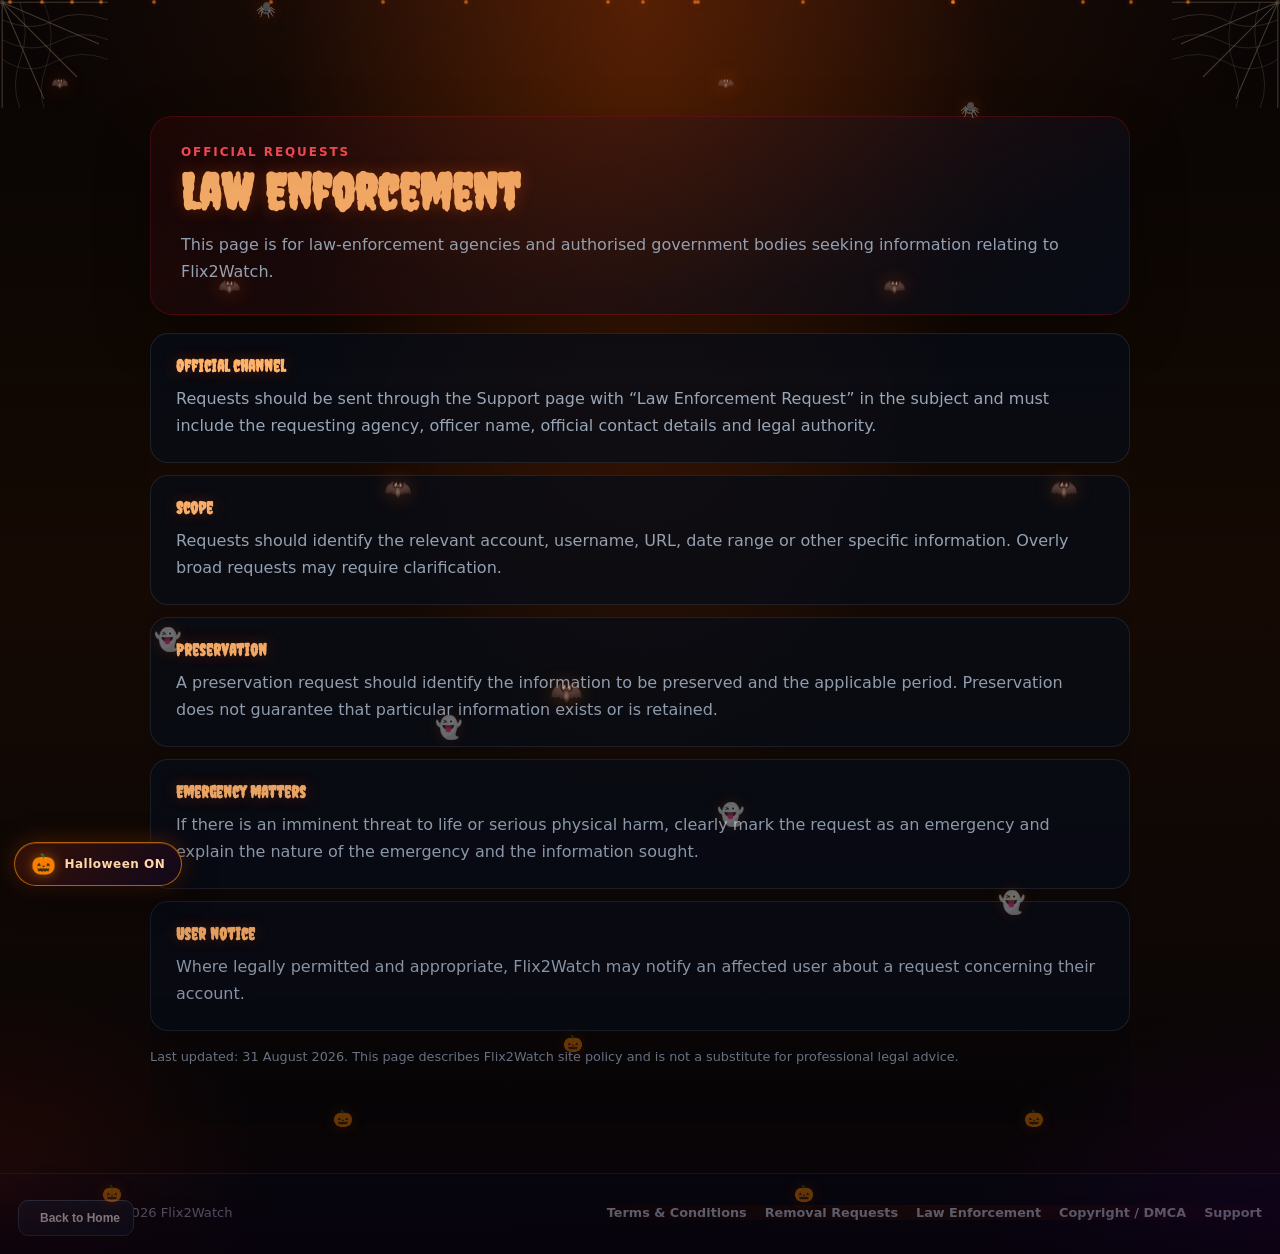
<file: law-enforcement/index.html>
<!doctype html>
<html lang="en">
<head>
<script id="f2w-discord-link-authority-v250">
(()=>{
  'use strict';
  if(window.__f2wDiscordLinkAuthorityV250)return;
  window.__f2wDiscordLinkAuthorityV250=true;
  const nativeOpen=typeof window.open==='function'?window.open.bind(window):null;
  function anchorFrom(target){try{return target?.closest?.('#f2w-discord-join-v250[href]')||null}catch{return null}}
  function openExternal(event){
    const a=anchorFrom(event.target); if(!a)return;
    const href=String(a.href||'').trim(); if(!/^https?:\/\//i.test(href))return;
    event.preventDefault(); event.stopImmediatePropagation(); event.stopPropagation();
    try{
      const tab=nativeOpen?.('about:blank','_blank');
      if(tab){
        try{tab.opener=null}catch{}
        try{tab.location.replace(href)}catch{try{tab.location.href=href}catch{}}
        return;
      }
    }catch{}
  }
  window.addEventListener('click',openExternal,true);
})();
</script>
<style id="f2w-discord-link-pointer-v250">
#f2w-discord-join-v250{position:relative!important;z-index:2147483000!important;pointer-events:auto!important;cursor:pointer!important;touch-action:manipulation!important}
#f2w-discord-join-v250 *{pointer-events:none!important}
</style>
  <link rel="manifest" href="/site.webmanifest">
<link href="https://player.flix2watch.com" rel="preconnect" crossorigin>
<link href="https://player.flix2watch.com" rel="dns-prefetch">

<script id="f2w-transition-boot-v135">
try{document.documentElement.classList.add('f2w-transition-boot')}catch(e){}
</script>
<link rel="stylesheet" href="/page-transitions-v135.css?v=183-20260902">

<script id="f2w-page-fade-boot-v33">
(function(){
  try{
    var root=document.documentElement;
    root.classList.add('f2w-page-enter');
    requestAnimationFrame(function(){
      root.classList.remove('f2w-page-enter');
      root.classList.add('f2w-page-ready');
    });
  }catch(e){}
})();
</script>

<style id="f2w-critical-header-v24">
html{overflow-y:scroll}
@media (min-width:1181px){
  body.f2w-main-page>header{
    display:flex!important;align-items:center!important;flex-wrap:nowrap!important;
    width:100%!important;height:82px!important;min-height:82px!important;max-height:82px!important;
    padding:10px 12px!important;gap:10px!important;overflow:visible!important;
    transform:none!important;font-family:Inter,Arial,sans-serif!important
  }
  body.f2w-main-page>header>.logo{flex:0 0 145px!important;width:145px!important;min-width:145px!important;max-width:145px!important}
  body.f2w-main-page>header>.logo .logo-image{display:block!important;width:145px!important;height:auto!important}
  body.f2w-main-page>header>.header-tools{
    position:static!important;display:flex!important;flex:1 1 auto!important;align-items:center!important;
    flex-wrap:nowrap!important;min-width:0!important;width:auto!important;height:42px!important;gap:7px!important;transform:none!important
  }
  body.f2w-main-page>header .f2w-primary-nav{
    display:flex!important;align-items:center!important;flex:0 1 auto!important;flex-wrap:nowrap!important;
    min-width:0!important;height:42px!important;gap:1px!important
  }
  body.f2w-main-page>header .f2w-search-pair{
    display:grid!important;grid-template-columns:minmax(120px,1fr) minmax(120px,1fr)!important;
    flex:1 1 320px!important;width:auto!important;min-width:240px!important;max-width:500px!important;
    height:40px!important;gap:7px!important;margin:0 2px!important
  }
  body.f2w-main-page>header .f2w-action-cluster{
    position:relative!important;display:grid!important;
    grid-template-columns:62px 84px 74px 76px 78px 112px 122px!important;
    grid-template-rows:40px!important;align-items:stretch!important;justify-content:start!important;
    flex:0 0 644px!important;width:644px!important;min-width:644px!important;max-width:644px!important;
    height:40px!important;gap:6px!important;margin-left:auto!important;overflow:visible!important
  }
  body.f2w-main-page>header .chat-button{grid-column:1!important;grid-row:1!important}
  body.f2w-main-page>header #header-login-btn,body.f2w-main-page>header #favorites-nav-btn{grid-column:2!important;grid-row:1!important}
  body.f2w-main-page>header #header-signup-btn,body.f2w-main-page>header #profile-nav-btn{grid-column:3!important;grid-row:1!important}
  body.f2w-main-page>header #support-nav-btn{grid-column:4!important;grid-row:1!important}
  body.f2w-main-page>header #account-btn{grid-column:5!important;grid-row:1!important}
  body.f2w-main-page>header #notification-wrap{grid-column:6!important;grid-row:1!important;width:112px!important}
  body.f2w-main-page>header #staff-control-nav{grid-column:7!important;grid-row:1!important}
  body.f2w-main-page>header .f2w-action-cluster>button,
  body.f2w-main-page>header .f2w-action-cluster>.v17-notification-wrap,
  body.f2w-main-page>header .f2w-action-cluster>.v17-notification-wrap>button{
    width:100%!important;min-width:0!important;max-width:100%!important;height:40px!important;
    box-sizing:border-box!important;margin:0!important;transform:none!important;translate:none!important
  }
  body.f2w-main-page>header #header-login-btn[style*="display:none"],
  body.f2w-main-page>header #header-login-btn[style*="display: none"],
  body.f2w-main-page>header #header-signup-btn[style*="display:none"],
  body.f2w-main-page>header #header-signup-btn[style*="display: none"],
  body.f2w-main-page>header #favorites-nav-btn[style*="display:none"],
  body.f2w-main-page>header #favorites-nav-btn[style*="display: none"],
  body.f2w-main-page>header #profile-nav-btn[style*="display:none"],
  body.f2w-main-page>header #profile-nav-btn[style*="display: none"],
  body.f2w-main-page>header #support-nav-btn[style*="display:none"],
  body.f2w-main-page>header #support-nav-btn[style*="display: none"],
  body.f2w-main-page>header #account-btn[style*="display:none"],
  body.f2w-main-page>header #account-btn[style*="display: none"],
  body.f2w-main-page>header #notification-wrap[style*="display:none"],
  body.f2w-main-page>header #notification-wrap[style*="display: none"],
  body.f2w-main-page>header #staff-control-nav[hidden]{
    display:flex!important;visibility:hidden!important;opacity:0!important;pointer-events:none!important
  }
  body.f2w-main-page>header i[class*="fa-"]{display:inline-block!important;width:13px!important;min-width:13px!important;text-align:center!important}
  body.f2w-main-page>header a,body.f2w-main-page>header button,body.f2w-main-page>header input{
    transform:none!important;translate:none!important
  }
}
@media (min-width:1181px) and (max-width:1550px){
  body.f2w-main-page>header>.logo{flex-basis:126px!important;width:126px!important;min-width:126px!important;max-width:126px!important}
  body.f2w-main-page>header>.logo .logo-image{width:126px!important}
  body.f2w-main-page>header .f2w-search-pair{min-width:180px!important;max-width:300px!important}
  body.f2w-main-page>header .f2w-action-cluster{
    grid-template-columns:56px 76px 68px 68px 72px 102px 108px!important;
    flex-basis:586px!important;width:586px!important;min-width:586px!important;max-width:586px!important
  }
}



</style>

<link rel="preload" as="image" href="/flix2watch-logo-red-v34.png" fetchpriority="high">
<link rel="dns-prefetch" href="//viqufxlcxwgboyxbdhjb.supabase.co">
<link rel="preconnect" href="https://viqufxlcxwgboyxbdhjb.supabase.co" crossorigin>

<meta charset="utf-8">
<meta name="viewport" content="width=device-width,initial-scale=1,viewport-fit=cover">
<title>Law Enforcement · Flix2Watch</title>
  <!-- Flix2Watch SEO / social authority v214 -->
  <meta name="description" content="Flix2Watch information for lawful law-enforcement requests.">
  <meta name="robots" content="index,follow,max-image-preview:large,max-snippet:-1,max-video-preview:-1">
  <meta name="googlebot" content="index,follow,max-image-preview:large,max-snippet:-1,max-video-preview:-1">
  <meta name="bingbot" content="index,follow,max-image-preview:large,max-snippet:-1,max-video-preview:-1">
  <link rel="canonical" href="https://flix2watch.com/law-enforcement/">
  <meta property="og:site_name" content="Flix2Watch">
  <meta property="og:type" content="website">
  <meta property="og:title" content="Law Enforcement · Flix2Watch">
  <meta property="og:description" content="Flix2Watch information for lawful law-enforcement requests.">
  <meta property="og:url" content="https://flix2watch.com/law-enforcement/">
  <meta property="og:image" content="https://flix2watch.com/flix2watch-share-v214.png">
  <meta property="og:image:secure_url" content="https://flix2watch.com/flix2watch-share-v214.png">
  <meta property="og:image:type" content="image/png">
  <meta property="og:image:width" content="1200">
  <meta property="og:image:height" content="630">
  <meta property="og:image:alt" content="Flix2Watch — Watch. Chill. Repeat.">
  <meta name="twitter:card" content="summary_large_image">
  <meta name="twitter:title" content="Law Enforcement · Flix2Watch">
  <meta name="twitter:description" content="Flix2Watch information for lawful law-enforcement requests.">
  <meta name="twitter:image" content="https://flix2watch.com/flix2watch-share-v214.png">
  <meta name="twitter:image:alt" content="Flix2Watch — Watch. Chill. Repeat.">
  <meta name="theme-color" content="#e50914">
  <script type="application/ld+json" data-f2w-seo-v214>{"@context":"https://schema.org","@graph":[{"@type":"WebSite","@id":"https://flix2watch.com/#website","url":"https://flix2watch.com/","name":"Flix2Watch","description":"Flix2Watch information for lawful law-enforcement requests.","inLanguage":"en"},{"@type":"Organization","@id":"https://flix2watch.com/#organization","name":"Flix2Watch","url":"https://flix2watch.com/","logo":{"@type":"ImageObject","url":"https://flix2watch.com/flix2watch-logo-red-v34.png"}}]}</script>
  <!-- /Flix2Watch SEO / social authority v214 -->

<link rel="icon" type="image/png" href="/flix2watch-logo-red-v34.png">
<link rel="stylesheet" href="/global-header-v1.css?v=125-1788300576">
<style>
:root{--bg:#03070d;--panel:#09111c;--line:rgba(255,255,255,.09);--muted:#9aa7b8;--red:#e50914}
*{box-sizing:border-box}
html,body{margin:0;min-height:100%;background:radial-gradient(circle at top,#111b2b 0,#050912 38%,#02050a 100%);color:#f6f8fb;font-family:Inter,system-ui,-apple-system,BlinkMacSystemFont,"Segoe UI",sans-serif}
.legal-shell{width:min(980px,calc(100% - 28px));margin:0 auto;padding:116px 0 48px}
.legal-hero{padding:28px 30px;border:1px solid rgba(229,9,20,.24);border-radius:22px;background:linear-gradient(145deg,rgba(229,9,20,.08),rgba(8,14,24,.92));box-shadow:0 20px 55px rgba(0,0,0,.28);margin-bottom:18px}
.legal-kicker{color:#ff4e58;font-size:.75rem;font-weight:800;letter-spacing:.16em;text-transform:uppercase;margin-bottom:8px}
.legal-hero h1{font-size:clamp(1.9rem,4vw,3.1rem);line-height:1.04;margin:0 0 12px}
.legal-hero p,.legal-card p{color:var(--muted);font-size:1rem;line-height:1.72;margin:0}
.legal-card{padding:22px 25px;border:1px solid var(--line);border-radius:18px;background:rgba(8,14,24,.78);margin:12px 0}
.legal-card h2{font-size:1.05rem;margin:0 0 9px}
.legal-note{font-size:.8rem;color:#778396;margin-top:18px}
@media(max-width:700px){.legal-shell{padding-top:88px}.legal-hero{padding:22px 20px}.legal-card{padding:19px 18px}}
</style>

<style id="f2w-header-gorilla-lock-v30">
@media(min-width:1181px){
body.f2w-main-page>header{position:sticky!important;top:0!important;z-index:2147480000!important;display:flex!important;flex-flow:row nowrap!important;align-items:center!important;width:100%!important;max-width:100%!important;height:82px!important;min-height:82px!important;max-height:82px!important;margin:0!important;padding:10px 12px!important;gap:10px!important;overflow:visible!important;transform:none!important;translate:none!important}
body.f2w-main-page>header>.logo{flex:0 0 126px!important;width:126px!important;min-width:126px!important;max-width:126px!important}
body.f2w-main-page>header>.logo .logo-image{width:126px!important;max-width:126px!important}
body.f2w-main-page>header>.header-tools{position:static!important;display:flex!important;flex:1 1 auto!important;align-items:center!important;flex-wrap:nowrap!important;min-width:0!important;width:auto!important;height:42px!important;gap:6px!important;transform:none!important}
body.f2w-main-page>header .f2w-primary-nav{display:flex!important;flex:0 1 auto!important;align-items:center!important;flex-wrap:nowrap!important;min-width:455px!important;height:42px!important;gap:0!important}
body.f2w-main-page>header .f2w-search-pair{display:grid!important;grid-template-columns:minmax(150px,1fr) minmax(150px,1fr)!important;flex:1 1 430px!important;min-width:300px!important;max-width:560px!important;height:40px!important;gap:7px!important;margin:0 2px!important}
body.f2w-main-page>header .f2w-action-cluster{display:grid!important;grid-template-columns:58px 82px 72px 76px 78px 112px 116px!important;grid-template-rows:40px!important;flex:0 0 630px!important;width:630px!important;min-width:630px!important;max-width:630px!important;height:40px!important;gap:6px!important;margin-left:auto!important;align-items:stretch!important;overflow:visible!important}
body.f2w-main-page>header .chat-button{grid-column:1!important}
body.f2w-main-page>header #header-login-btn,body.f2w-main-page>header #favorites-nav-btn{grid-column:2!important}
body.f2w-main-page>header #header-signup-btn,body.f2w-main-page>header #profile-nav-btn{grid-column:3!important}
body.f2w-main-page>header #support-nav-btn{grid-column:4!important}
body.f2w-main-page>header #account-btn{grid-column:5!important}
body.f2w-main-page>header #notification-wrap{grid-column:6!important;width:112px!important}
body.f2w-main-page>header #staff-control-nav{grid-column:7!important}
body.f2w-main-page>header a,body.f2w-main-page>header button,body.f2w-main-page>header input,body.f2w-main-page>header .v17-notification-wrap{transform:none!important;translate:none!important;margin-top:0!important;margin-bottom:0!important;box-sizing:border-box!important}
body.f2w-main-page>header #staff-control-nav[hidden]{display:flex!important;visibility:hidden!important;opacity:0!important;pointer-events:none!important}
}
@media(min-width:1181px) and (max-width:1650px){
body.f2w-main-page>header .f2w-primary-nav{min-width:410px!important}
body.f2w-main-page>header .f2w-search-pair{min-width:240px!important;max-width:420px!important}
body.f2w-main-page>header .f2w-action-cluster{grid-template-columns:54px 74px 66px 68px 70px 100px 104px!important;flex-basis:572px!important;width:572px!important;min-width:572px!important;max-width:572px!important}
body.f2w-main-page>header .f2w-nav-link,body.f2w-main-page>header .f2w-nav-button{font-size:9px!important;padding-left:5px!important;padding-right:5px!important}
}
body.f2w-main-page>header *{transition-property:color,background-color,border-color,box-shadow,opacity!important}

body.f2w-main-page>header .f2w-action-cluster>button,
body.f2w-main-page>header .f2w-action-cluster>a,
body.f2w-main-page>header #staff-control-nav,
body.f2w-main-page>header .chat-button{
  min-width:0!important;max-width:100%!important;
  padding-left:8px!important;padding-right:8px!important;
  white-space:nowrap!important;overflow:hidden!important;
  text-overflow:clip!important;box-sizing:border-box!important
}
body.f2w-main-page>header .chat-button{font-size:10px!important;display:flex!important;align-items:center!important;justify-content:center!important;gap:7px!important;padding-left:10px!important;padding-right:10px!important;white-space:nowrap!important;overflow:hidden!important;box-sizing:border-box!important}
body.f2w-main-page>header #staff-control-nav{font-size:9.5px!important;letter-spacing:-.01em!important}
/* f2w-force-save:header-button-fit-inline-v35:1788217735 */
/* f2w-force-save:header-gorilla-lock-v30:1788216738 */
</style>


<style id="f2w-legal-back-v125-css">
.f2w-legal-back-v125{position:fixed;left:18px;bottom:18px;z-index:9999;display:inline-flex;align-items:center;gap:8px;padding:10px 13px;border:1px solid #30485f;border-radius:10px;background:#071522;color:#fff;text-decoration:none;font:800 12px Poppins,sans-serif;box-shadow:0 12px 32px rgba(0,0,0,.4)}
.f2w-legal-back-v125:hover{border-color:#e50914}
</style>

  <link rel="stylesheet" href="/v145-sitewide-fixes.css?v=145">
  <link rel="stylesheet" href="/v146-live-ops.css?v=159">
  <link rel="stylesheet" href="/v154-global-ui.css?v=159">
  <script src="/v154-global-ui.js?v=159" defer></script>
<link rel="stylesheet" href="/v165-enforcement.css?v=165">
<script src="/v160-bootstrap.js?v=205-live-sports-sitewide"></script>
  <link rel="stylesheet" href="/v170-sitewide-fixes.css?v=170">
<link rel="stylesheet" href="/v176-sitewide.css?v=185-20260902-authfix"></head>
<body>
<main class="legal-shell">
  <section class="legal-hero">
    <div class="legal-kicker">OFFICIAL REQUESTS</div>
    <h1>Law Enforcement</h1>
    <p>This page is for law-enforcement agencies and authorised government bodies seeking information relating to Flix2Watch.</p>
  </section>
  <section class="legal-card"><h2>Official channel</h2><p>Requests should be sent through the Support page with “Law Enforcement Request” in the subject and must include the requesting agency, officer name, official contact details and legal authority.</p></section>
<section class="legal-card"><h2>Scope</h2><p>Requests should identify the relevant account, username, URL, date range or other specific information. Overly broad requests may require clarification.</p></section>
<section class="legal-card"><h2>Preservation</h2><p>A preservation request should identify the information to be preserved and the applicable period. Preservation does not guarantee that particular information exists or is retained.</p></section>
<section class="legal-card"><h2>Emergency matters</h2><p>If there is an imminent threat to life or serious physical harm, clearly mark the request as an emergency and explain the nature of the emergency and the information sought.</p></section>
<section class="legal-card"><h2>User notice</h2><p>Where legally permitted and appropriate, Flix2Watch may notify an affected user about a request concerning their account.</p></section>
  <p class="legal-note">Last updated: 31 August 2026. This page describes Flix2Watch site policy and is not a substitute for professional legal advice.</p>
</main>
<script src="/global-header-chat-v1.js?v=183-20260902"></script>
<!-- f2w-force-save:legal-page-v15:1788212347 -->
 
<div class="account-modal" id="account-modal">
    <div class="account-card">
      <div class="account-header">
        <div>
          <div class="account-title"><i class="fa-solid fa-user"></i> Account</div>
          <div class="account-subtitle">USERNAME + EMAIL + PASSWORD // SUPABASE AUTH</div>
        </div>
        <button class="chat-close" onclick="closeAccountModal()"><i class="fa-solid fa-xmark"></i></button>
      </div>

      <div class="account-body">
      <div id="account-logged-out">
        <div class="f2w-account-brand">
          <img src="/flix2watch-logo-red-v34.png" alt="Flix2Watch">
          <strong>Watch. Chill. Repeat.</strong>
          <span>Log in or create an account to unlock playback.</span>
          <div class="v17-free-note">
            <strong><i class="fa-solid fa-circle-check"></i> Free to use after sign-in</strong>
            <span>Flix2Watch does not require a subscription or payment. Accounts help reduce automated abuse and scraping, and let us apply account-level moderation when needed.</span>
          </div>
        </div>
        <div class="account-tabs">
          <button class="account-tab active" id="account-login-tab" onclick="showAccountMode('login')">Log In</button>
          <button class="account-tab" id="account-signup-tab" onclick="showAccountMode('signup')">Create Account</button>
        </div>

        <div id="account-username-wrap" style="display:none;">
          <label class="account-label">USERNAME</label>
          <input class="account-input" id="account-username" pattern="[A-Za-z0-9]+" inputmode="text" title="Use only normal English letters A-Z and numbers 0-9." maxlength="30" autocomplete="username" placeholder="Choose your username...">
          <div class="username-rule-note">
            Normal English letters A-Z and numbers 0-9 only. No spaces, dashes, underscores, symbols or stylized Unicode letters.
          </div>
        </div>

        <label class="account-label" id="account-email-label">USERNAME OR EMAIL</label>
        <input class="account-input" id="account-email" type="text" autocomplete="username" placeholder="Username or email">

        <label class="account-label">PASSWORD</label>
        <input class="account-input" id="account-password" type="password" autocomplete="current-password" placeholder="Password">

        <div id="account-confirm-wrap" style="display:none;">
          <label class="account-label">CONFIRM PASSWORD</label>
          <input class="account-input" id="account-confirm" type="password" autocomplete="new-password" placeholder="Repeat password">
        </div>

        <button class="account-primary" id="account-submit" onclick="submitAccountAuth()">Log In</button>

        <div class="f2w-oauth-block">
          <div class="f2w-oauth-divider"><span>or continue with</span></div>
          <div class="f2w-oauth-grid">
            <button class="f2w-oauth-btn google" type="button" onclick="signInWithOAuthProvider('google')">
              <i class="fa-brands fa-google"></i> <span class="f2w-oauth-label">Sign in with Google</span>
            </button>
            <button class="f2w-oauth-btn discord" type="button" onclick="signInWithOAuthProvider('discord')">
              <i class="fa-brands fa-discord"></i> <span class="f2w-oauth-label">Sign in with Discord</span>
            </button>
          </div>
          <div class="f2w-oauth-note">Works for both Login and Create Account. If this is your first time, Flix2Watch creates your account and profile automatically.</div>
        </div>
        
      </div>

      <div id="account-logged-in" style="display:none;">
        <div class="account-user-box">
          <div class="account-avatar"><i class="fa-solid fa-user"></i></div>
          <div>
            
            
            <div class="account-user-email" id="account-user-email">Signed-in user</div>
            <div class="account-user-username" id="account-user-username">@username</div>
            <div class="account-role" id="account-user-role">MEMBER</div>
            <div class="account-owner-note" id="account-owner-note" style="display:none;"><i class="fa-solid fa-crown"></i> WEBSITE OWNER</div>
          </div>
        </div>

        <div class="account-warning-box" id="account-warning-box" hidden>
          <strong><i class="fa-solid fa-triangle-exclamation"></i> ACCOUNT WARNINGS</strong>
          
        </div>

        <div class="owner-chat-auth" id="owner-chat-auth">
          <label class="account-label">OWNER CHAT ACCESS</label>
          <div class="owner-chat-auth-row">
            <input
              class="account-input"
              id="owner-chat-password"
              type="password"
              autocomplete="current-password"
              placeholder="Owner chat password"
            >
            <button class="owner-chat-auth-btn" id="owner-chat-auth-btn" onclick="activateOwnerChat()">Activate</button>
          </div>
          
        </div>



        <div class="account-username-change" id="account-username-change-box">
          <div class="account-username-change-head">
            <div>
              <strong><i class="fa-solid fa-at"></i> CHANGE USERNAME</strong>
              <span>You can change it whenever you want.</span>
            </div>
          </div>
          <div class="account-username-change-row">
            <input
              class="account-input"
              id="account-change-username"
              type="text"
              inputmode="text"
              pattern="[A-Za-z0-9]+"
              minlength="2"
              maxlength="30"
              autocomplete="off"
              placeholder="New username"
            >
            <button class="account-secondary account-change-username-btn" type="button" onclick="changeFlix2WatchUsername()">
              Update Username
            </button>
          </div>
          <div class="account-username-change-note">
            2–30 English letters or numbers only. Your old usernames stay reserved to your account, and bans, mutes, warnings and Staff permissions follow your account automatically.
          </div>
          
        </div>
<button class="account-secondary" id="account-support-btn" hidden onclick="window.location.href='/support/'"><i class="fa-solid fa-life-ring"></i> Support</button>
        <button class="account-secondary" id="account-staff-control" type="button" hidden style="display:none!important" aria-disabled="true" tabindex="-1"><i class="fa-solid fa-shield-halved"></i> Staff Control Center</button>
        <button class="account-secondary" onclick="signOutAccount()">Log Out</button>
        
      </div>
      </div>
    </div>
  </div>


<style id="f2w-auth-hardfix-v58-css">
#account-modal.f2w-auth-hard-open-v58 {
  display:flex!important;
  position:fixed!important;
  inset:0!important;
  z-index:2147483600!important;
  align-items:center!important;
  justify-content:center!important;
  padding:18px!important;
  background:rgba(0,0,0,.84)!important;
}
#account-modal.f2w-auth-hard-open-v58 .account-card {
  width:min(520px,calc(100vw - 28px))!important;
  max-width:520px!important;
  max-height:calc(100dvh - 36px)!important;
  overflow:auto!important;
}
@media(max-width:600px){
  #account-modal.f2w-auth-hard-open-v58 {
    padding:12px!important;
  }
  #account-modal.f2w-auth-hard-open-v58 .account-card {
    width:min(94vw,480px)!important;
    max-width:94vw!important;
    max-height:calc(100dvh - 24px)!important;
  }
}
/* f2w-force-save:auth-hardfix-css-v58:1788221340 */
</style>


<!-- f2w-auth-modal-lock-v60 removed by v190: superseded by canonical site-wide controller -->
<style id="f2w-sitewide-shell-v67">
/* ============================================================
   F2W v67 — ONE SITE-WIDE HEADER + ONE AUTH POPUP
   ============================================================ */

/* ---------- Header: identical geometry on every desktop page ---------- */
@media (min-width:1181px) {
  body.f2w-main-page > header {
    position:sticky!important;
    top:0!important;
    z-index:2147482000!important;
    display:flex!important;
    align-items:center!important;
    min-height:74px!important;
    height:74px!important;
    padding:0 14px!important;
    gap:10px!important;
    box-sizing:border-box!important;
    transform:none!important;
    translate:none!important;
    overflow:visible!important;
  }

  body.f2w-main-page > header > .logo {
    flex:0 0 126px!important;
    width:126px!important;
    min-width:126px!important;
    max-width:126px!important;
  }

  body.f2w-main-page > header .f2w-primary-nav {
    flex:0 0 auto!important;
    display:flex!important;
    align-items:center!important;
    gap:10px!important;
    height:42px!important;
    white-space:nowrap!important;
  }

  body.f2w-main-page > header .f2w-search-pair {
    flex:1 1 440px!important;
    min-width:300px!important;
    max-width:560px!important;
    display:grid!important;
    grid-template-columns:1fr 1fr!important;
    gap:8px!important;
    height:40px!important;
    margin-left:auto!important;
  }

  body.f2w-main-page > header .search-container,
  body.f2w-main-page > header .user-search-container {
    width:100%!important;
    min-width:0!important;
    height:40px!important;
    position:relative!important;
    transform:none!important;
    translate:none!important;
  }

  body.f2w-main-page > header .f2w-action-cluster {
    flex:0 0 auto!important;
    display:flex!important;
    align-items:center!important;
    justify-content:flex-end!important;
    gap:6px!important;
    min-height:40px!important;
    height:40px!important;
    margin-left:8px!important;
    transform:none!important;
    translate:none!important;
    overflow:visible!important;
  }

  body.f2w-main-page > header .f2w-action-cluster > button,
  body.f2w-main-page > header .f2w-action-cluster > .v17-notification-wrap,
  body.f2w-main-page > header .f2w-action-cluster > .v17-notification-wrap > button {
    min-height:40px!important;
    height:40px!important;
    margin:0!important;
    transform:none!important;
    translate:none!important;
    white-space:nowrap!important;
    box-sizing:border-box!important;
  }

  body.f2w-main-page > header .chat-button {
    min-width:112px!important;
    padding:0 14px!important;
    display:inline-flex!important;
    align-items:center!important;
    justify-content:center!important;
    gap:8px!important;
  }
}

/* ---------- Auth modal: same popup on EVERY page ---------- */
html.f2w-auth-v67-open,
body.f2w-auth-v67-open {
  overflow:hidden!important;
  overscroll-behavior:none!important;
}

#account-modal.f2w-auth-v67 {
  position:fixed!important;
  inset:0!important;
  width:100vw!important;
  height:100dvh!important;
  z-index:2147483646!important;
  display:none!important;
  align-items:center!important;
  justify-content:center!important;
  margin:0!important;
  padding:18px!important;
  overflow:hidden!important;
  isolation:isolate!important;
  background:rgba(0,0,0,.84)!important;
  backdrop-filter:blur(12px)!important;
  -webkit-backdrop-filter:blur(12px)!important;
  transform:none!important;
  translate:none!important;
  filter:none!important;
}

#account-modal.f2w-auth-v67.open {
  display:flex!important;
}

#account-modal.f2w-auth-v67 .account-card {
  position:relative!important;
  z-index:2!important;
  top:auto!important;
  left:auto!important;
  right:auto!important;
  bottom:auto!important;
  width:min(520px,calc(100vw - 36px))!important;
  max-width:520px!important;
  min-width:0!important;
  max-height:calc(100dvh - 36px)!important;
  margin:0!important;
  padding:0!important;
  overflow:auto!important;
  box-sizing:border-box!important;
  border:1px solid rgba(255,61,78,.42)!important;
  border-radius:18px!important;
  background:linear-gradient(180deg,#0b1826,#07121e)!important;
  box-shadow:0 30px 100px rgba(0,0,0,.78),0 0 34px rgba(229,9,20,.12)!important;
  transform:none!important;
  translate:none!important;
}

#account-modal.f2w-auth-v67 .account-header {
  display:flex!important;
  align-items:center!important;
  justify-content:space-between!important;
  min-height:66px!important;
  padding:16px 18px!important;
  border-bottom:1px solid #23394f!important;
  background:#081522!important;
}

#account-modal.f2w-auth-v67 .account-title {
  display:flex!important;
  align-items:center!important;
  gap:9px!important;
  margin:0!important;
  color:#fff!important;
  font-size:1.05rem!important;
  font-weight:900!important;
  line-height:1.1!important;
}

#account-modal.f2w-auth-v67 .account-subtitle {
  margin-top:3px!important;
  color:#71879d!important;
  font-size:.62rem!important;
}

#account-modal.f2w-auth-v67 .chat-close,
#account-modal.f2w-auth-v67 .account-close {
  position:static!important;
  width:34px!important;
  height:34px!important;
  min-width:34px!important;
  min-height:34px!important;
  padding:0!important;
  margin:0!important;
  display:grid!important;
  place-items:center!important;
  border:1px solid transparent!important;
  border-radius:9px!important;
  background:transparent!important;
  color:#8497ad!important;
  font-size:1rem!important;
  line-height:1!important;
  cursor:pointer!important;
  transform:none!important;
  translate:none!important;
}

#account-modal.f2w-auth-v67 .chat-close:hover,
#account-modal.f2w-auth-v67 .account-close:hover {
  background:#102132!important;
  color:#fff!important;
}

#account-modal.f2w-auth-v67 .account-body {
  padding:16px 18px 18px!important;
}

#account-modal.f2w-auth-v67 .account-tabs {
  display:grid!important;
  grid-template-columns:1fr 1fr!important;
  gap:5px!important;
  margin:0 0 14px!important;
  padding:4px!important;
  border:1px solid #28425b!important;
  border-radius:11px!important;
  background:#071522!important;
}

#account-modal.f2w-auth-v67 .account-tab {
  min-height:40px!important;
  padding:0 10px!important;
  border:0!important;
  border-radius:8px!important;
  background:transparent!important;
  color:#8ea0b5!important;
  font-size:.76rem!important;
  font-weight:800!important;
  cursor:pointer!important;
}

#account-modal.f2w-auth-v67 .account-tab.active {
  background:#e50914!important;
  color:#fff!important;
  box-shadow:none!important;
}

#account-modal.f2w-auth-v67 .account-label {
  display:block!important;
  margin:10px 0 6px!important;
  color:#91a3b7!important;
  font-size:.63rem!important;
  font-weight:800!important;
}

#account-modal.f2w-auth-v67 .account-input {
  width:100%!important;
  min-height:42px!important;
  padding:0 12px!important;
  border:1px solid #29455f!important;
  border-radius:9px!important;
  background:#061421!important;
  color:#fff!important;
  font-size:.82rem!important;
  box-sizing:border-box!important;
  outline:none!important;
}

#account-modal.f2w-auth-v67 .account-input:focus {
  border-color:#e50914!important;
  box-shadow:0 0 0 2px rgba(229,9,20,.12)!important;
}

#account-modal.f2w-auth-v67 .account-primary {
  width:100%!important;
  min-height:42px!important;
  margin-top:14px!important;
  border:0!important;
  border-radius:9px!important;
  background:#e50914!important;
  color:#fff!important;
  font-size:.8rem!important;
  font-weight:900!important;
}

#account-modal.f2w-auth-v67 .f2w-oauth-block {
  margin-top:14px!important;
}

@media(max-width:600px) {
  #account-modal.f2w-auth-v67 {
    padding:max(12px,env(safe-area-inset-top)) 12px max(12px,env(safe-area-inset-bottom))!important;
  }
  #account-modal.f2w-auth-v67 .account-card {
    width:min(94vw,480px)!important;
    max-width:94vw!important;
    max-height:calc(100dvh - 24px)!important;
    border-radius:15px!important;
  }
}

/* f2w-force-save:sitewide-shell-css-v67:1788222795 */
</style>

<!-- f2w-sitewide-shell-v67-js removed by v190: superseded by canonical site-wide controller -->
<style id="f2w-header-hardlock-v69">
/* ============================================================
   F2W v69 — TRUE SITE-WIDE HEADER HARD LOCK
   One geometry model on every page. No page-local header CSS wins.
   ============================================================ */

/* ---------- DESKTOP / WIDE ---------- */
@media (min-width:1601px) {
  body.f2w-main-page > header {
    position:sticky!important;
    top:0!important;
    z-index:2147482000!important;
    width:100%!important;
    min-height:74px!important;
    height:74px!important;
    padding:0 12px!important;
    margin:0!important;
    display:flex!important;
    align-items:center!important;
    gap:10px!important;
    overflow:visible!important;
    box-sizing:border-box!important;
    transform:none!important;
    translate:none!important;
  }

  body.f2w-main-page > header > .logo {
    position:static!important;
    flex:0 0 126px!important;
    width:126px!important;
    min-width:126px!important;
    max-width:126px!important;
    height:52px!important;
    margin:0!important;
    display:flex!important;
    align-items:center!important;
    justify-content:center!important;
    transform:none!important;
    translate:none!important;
  }

  body.f2w-main-page > header > .logo .logo-image {
    width:126px!important;
    max-width:126px!important;
    max-height:48px!important;
    object-fit:contain!important;
  }

  body.f2w-main-page > header > .f2w-mobile-nav-toggle {
    display:none!important;
  }

  body.f2w-main-page > header > .header-tools {
    position:static!important;
    flex:1 1 auto!important;
    width:auto!important;
    min-width:0!important;
    height:44px!important;
    margin:0!important;
    padding:0!important;
    display:grid!important;
    grid-template-columns:max-content minmax(340px,460px) 782px!important;
    grid-template-rows:44px!important;
    align-items:center!important;
    justify-content:space-between!important;
    column-gap:10px!important;
    overflow:visible!important;
    transform:none!important;
    translate:none!important;
  }

  body.f2w-main-page > header .f2w-primary-nav {
    grid-column:1!important;
    grid-row:1!important;
    position:static!important;
    width:max-content!important;
    min-width:0!important;
    height:44px!important;
    margin:0!important;
    padding:0!important;
    display:flex!important;
    flex-flow:row nowrap!important;
    align-items:center!important;
    justify-content:flex-start!important;
    gap:2px!important;
    overflow:visible!important;
    transform:none!important;
    translate:none!important;
  }

  body.f2w-main-page > header .f2w-primary-nav > * {
    flex:0 0 auto!important;
  }

  body.f2w-main-page > header .f2w-nav-link,
  body.f2w-main-page > header .f2w-nav-button {
    min-height:38px!important;
    height:38px!important;
    padding:0 7px!important;
    margin:0!important;
    display:inline-flex!important;
    align-items:center!important;
    justify-content:center!important;
    gap:5px!important;
    white-space:nowrap!important;
    font-size:10px!important;
    box-sizing:border-box!important;
    transform:none!important;
    translate:none!important;
  }

  body.f2w-main-page > header .f2w-search-pair {
    grid-column:2!important;
    grid-row:1!important;
    position:static!important;
    width:100%!important;
    min-width:340px!important;
    max-width:460px!important;
    height:40px!important;
    margin:0!important;
    padding:0!important;
    display:grid!important;
    grid-template-columns:minmax(0,1fr) minmax(0,1fr)!important;
    gap:8px!important;
    transform:none!important;
    translate:none!important;
  }

  body.f2w-main-page > header .search-container,
  body.f2w-main-page > header .user-search-container {
    position:relative!important;
    width:100%!important;
    min-width:0!important;
    max-width:none!important;
    height:40px!important;
    margin:0!important;
    padding:0!important;
    display:flex!important;
    align-items:center!important;
    overflow:visible!important;
    transform:none!important;
    translate:none!important;
  }

  body.f2w-main-page > header .search-container > i,
  body.f2w-main-page > header .user-search-container > i {
    position:absolute!important;
    left:11px!important;
    top:50%!important;
    transform:translateY(-50%)!important;
    width:13px!important;
    min-width:13px!important;
    z-index:3!important;
    pointer-events:none!important;
  }

  body.f2w-main-page > header #movie-search,
  body.f2w-main-page > header #user-search {
    position:static!important;
    width:100%!important;
    min-width:0!important;
    max-width:none!important;
    height:40px!important;
    margin:0!important;
    padding:0 38px 0 34px!important;
    box-sizing:border-box!important;
    font-size:10px!important;
    transform:none!important;
    translate:none!important;
  }

  body.f2w-main-page > header .user-search-submit {
    position:absolute!important;
    right:7px!important;
    top:50%!important;
    transform:translateY(-50%)!important;
    width:28px!important;
    min-width:28px!important;
    max-width:28px!important;
    height:28px!important;
    min-height:28px!important;
    max-height:28px!important;
    margin:0!important;
    padding:0!important;
    display:grid!important;
    place-items:center!important;
    z-index:4!important;
    border:0!important;
    background:transparent!important;
  }

  body.f2w-main-page > header .f2w-action-cluster {
    grid-column:3!important;
    grid-row:1!important;
    position:relative!important;
    width:782px!important;
    min-width:782px!important;
    max-width:782px!important;
    height:40px!important;
    margin:0!important;
    padding:0!important;
    display:grid!important;
    grid-template-columns:112px 92px 82px 88px 90px 126px 156px!important;
    grid-template-rows:40px!important;
    gap:6px!important;
    align-items:center!important;
    justify-content:start!important;
    overflow:visible!important;
    transform:none!important;
    translate:none!important;
  }

  body.f2w-main-page > header .f2w-action-cluster > * {
    position:static!important;
    min-width:0!important;
    max-width:none!important;
    height:40px!important;
    min-height:40px!important;
    margin:0!important;
    box-sizing:border-box!important;
    transform:none!important;
    translate:none!important;
  }

  body.f2w-main-page > header .chat-button {
    grid-column:1!important;
    grid-row:1!important;
    width:112px!important;
    display:flex!important;
    align-items:center!important;
    justify-content:center!important;
    gap:8px!important;
    padding:0 12px!important;
    white-space:nowrap!important;
    overflow:hidden!important;
  }

  body.f2w-main-page > header #favorites-nav-btn {
    grid-column:2!important;
    grid-row:1!important;
  }
  body.f2w-main-page > header #profile-nav-btn {
    grid-column:3!important;
    grid-row:1!important;
  }
  body.f2w-main-page > header #support-nav-btn {
    grid-column:4!important;
    grid-row:1!important;
  }

  /* Same physical slots when auth state changes = no jitter. */
  body.f2w-main-page > header #account-btn,
  body.f2w-main-page > header #header-login-btn {
    grid-column:5!important;
    grid-row:1!important;
  }
  body.f2w-main-page > header #notification-wrap,
  body.f2w-main-page > header #header-signup-btn {
    grid-column:6!important;
    grid-row:1!important;
  }
  body.f2w-main-page > header #staff-control-nav {
    grid-column:7!important;
    grid-row:1!important;
  }

  body.f2w-main-page > header .tool-btn,
  body.f2w-main-page > header .f2w-auth-top-btn,
  body.f2w-main-page > header #notification-btn,
  body.f2w-main-page > header #staff-control-nav {
    width:100%!important;
    min-width:0!important;
    max-width:100%!important;
    height:40px!important;
    min-height:40px!important;
    padding:0 8px!important;
    display:flex!important;
    align-items:center!important;
    justify-content:center!important;
    gap:6px!important;
    white-space:nowrap!important;
    overflow:hidden!important;
    text-overflow:clip!important;
    font-size:10px!important;
    box-sizing:border-box!important;
  }

  body.f2w-main-page > header #notification-wrap {
    width:126px!important;
    min-width:126px!important;
    max-width:126px!important;
    overflow:visible!important;
  }

  body.f2w-main-page > header #notification-btn {
    width:126px!important;
  }

  body.f2w-main-page > header #staff-control-nav {
    width:156px!important;
  }

  /* Preserve auth/permission visibility; only geometry is forced. */
  body.f2w-main-page > header [hidden] {
    display:none!important;
  }

  body.f2w-main-page.f2w-authenticated > header #header-login-btn,
  body.f2w-main-page.f2w-authenticated > header #header-signup-btn {
    display:none!important;
  }

  body.f2w-main-page:not(.f2w-authenticated) > header #account-btn,
  body.f2w-main-page:not(.f2w-authenticated) > header #notification-wrap,
  body.f2w-main-page:not(.f2w-authenticated) > header #staff-control-nav {
    display:none!important;
  }

  body.f2w-main-page:not(.f2w-authenticated) > header #header-login-btn,
  body.f2w-main-page:not(.f2w-authenticated) > header #header-signup-btn,
  body.f2w-main-page:not(.f2w-authenticated) > header #favorites-nav-btn,
  body.f2w-main-page:not(.f2w-authenticated) > header #profile-nav-btn,
  body.f2w-main-page:not(.f2w-authenticated) > header #support-nav-btn {
    display:flex!important;
  }
}

/* ---------- NORMAL DESKTOP / LAPTOP ---------- */
@media (min-width:1181px) and (max-width:1600px) {
  body.f2w-main-page > header {
    position:sticky!important;
    top:0!important;
    z-index:2147482000!important;
    width:100%!important;
    min-height:68px!important;
    height:68px!important;
    padding:0 8px!important;
    margin:0!important;
    display:flex!important;
    align-items:center!important;
    gap:6px!important;
    overflow:visible!important;
    box-sizing:border-box!important;
    transform:none!important;
  }

  body.f2w-main-page > header > .logo {
    flex:0 0 104px!important;
    width:104px!important;
    min-width:104px!important;
    max-width:104px!important;
  }

  body.f2w-main-page > header > .logo .logo-image {
    width:104px!important;
    max-width:104px!important;
  }

  body.f2w-main-page > header > .f2w-mobile-nav-toggle {
    display:none!important;
  }

  body.f2w-main-page > header > .header-tools {
    position:static!important;
    flex:1 1 auto!important;
    min-width:0!important;
    width:auto!important;
    height:42px!important;
    display:grid!important;
    grid-template-columns:max-content minmax(220px,300px) 576px!important;
    grid-template-rows:42px!important;
    align-items:center!important;
    justify-content:space-between!important;
    gap:6px!important;
    overflow:visible!important;
    transform:none!important;
  }

  body.f2w-main-page > header .f2w-primary-nav {
    grid-column:1!important;
    grid-row:1!important;
    position:static!important;
    width:max-content!important;
    height:42px!important;
    display:flex!important;
    flex-wrap:nowrap!important;
    align-items:center!important;
    gap:0!important;
    transform:none!important;
  }

  body.f2w-main-page > header .f2w-nav-link,
  body.f2w-main-page > header .f2w-nav-button {
    height:36px!important;
    min-height:36px!important;
    padding:0 5px!important;
    font-size:9px!important;
    gap:4px!important;
    white-space:nowrap!important;
  }

  body.f2w-main-page > header .f2w-search-pair {
    grid-column:2!important;
    grid-row:1!important;
    position:static!important;
    width:100%!important;
    min-width:220px!important;
    max-width:300px!important;
    height:38px!important;
    display:grid!important;
    grid-template-columns:1fr 1fr!important;
    gap:6px!important;
    margin:0!important;
    transform:none!important;
  }

  body.f2w-main-page > header .search-container,
  body.f2w-main-page > header .user-search-container {
    position:relative!important;
    width:100%!important;
    min-width:0!important;
    height:38px!important;
    display:flex!important;
    align-items:center!important;
    transform:none!important;
  }

  body.f2w-main-page > header #movie-search,
  body.f2w-main-page > header #user-search {
    width:100%!important;
    min-width:0!important;
    height:38px!important;
    padding:0 32px!important;
    font-size:9px!important;
    box-sizing:border-box!important;
  }

  body.f2w-main-page > header .search-container > i,
  body.f2w-main-page > header .user-search-container > i {
    position:absolute!important;
    left:9px!important;
    top:50%!important;
    transform:translateY(-50%)!important;
    z-index:3!important;
  }

  body.f2w-main-page > header .user-search-submit {
    position:absolute!important;
    right:5px!important;
    top:50%!important;
    transform:translateY(-50%)!important;
    width:25px!important;
    height:25px!important;
    min-width:25px!important;
    min-height:25px!important;
    max-width:25px!important;
    max-height:25px!important;
    padding:0!important;
    margin:0!important;
    display:grid!important;
    place-items:center!important;
    background:transparent!important;
    border:0!important;
    z-index:4!important;
  }

  body.f2w-main-page > header .f2w-action-cluster {
    grid-column:3!important;
    grid-row:1!important;
    position:relative!important;
    width:576px!important;
    min-width:576px!important;
    max-width:576px!important;
    height:38px!important;
    display:grid!important;
    grid-template-columns:90px 72px 66px 68px 72px 92px 116px!important;
    grid-template-rows:38px!important;
    gap:4px!important;
    margin:0!important;
    transform:none!important;
  }

  body.f2w-main-page > header .chat-button {grid-column:1!important}
  body.f2w-main-page > header #favorites-nav-btn {grid-column:2!important}
  body.f2w-main-page > header #profile-nav-btn {grid-column:3!important}
  body.f2w-main-page > header #support-nav-btn {grid-column:4!important}
  body.f2w-main-page > header #account-btn,
  body.f2w-main-page > header #header-login-btn {grid-column:5!important}
  body.f2w-main-page > header #notification-wrap,
  body.f2w-main-page > header #header-signup-btn {grid-column:6!important}
  body.f2w-main-page > header #staff-control-nav {grid-column:7!important}

  body.f2w-main-page > header .f2w-action-cluster > *,
  body.f2w-main-page > header .tool-btn,
  body.f2w-main-page > header .f2w-auth-top-btn,
  body.f2w-main-page > header #notification-btn,
  body.f2w-main-page > header #staff-control-nav {
    min-width:0!important;
    max-width:100%!important;
    width:100%!important;
    height:38px!important;
    min-height:38px!important;
    margin:0!important;
    padding:0 5px!important;
    display:flex!important;
    align-items:center!important;
    justify-content:center!important;
    gap:4px!important;
    overflow:hidden!important;
    white-space:nowrap!important;
    font-size:9px!important;
    box-sizing:border-box!important;
    transform:none!important;
  }

  body.f2w-main-page > header #notification-wrap {
    width:92px!important;
    min-width:92px!important;
    max-width:92px!important;
    overflow:visible!important;
  }

  body.f2w-main-page > header [hidden] {
    display:none!important;
  }

  body.f2w-main-page.f2w-authenticated > header #header-login-btn,
  body.f2w-main-page.f2w-authenticated > header #header-signup-btn {
    display:none!important;
  }

  body.f2w-main-page:not(.f2w-authenticated) > header #account-btn,
  body.f2w-main-page:not(.f2w-authenticated) > header #notification-wrap,
  body.f2w-main-page:not(.f2w-authenticated) > header #staff-control-nav {
    display:none!important;
  }

  body.f2w-main-page:not(.f2w-authenticated) > header #header-login-btn,
  body.f2w-main-page:not(.f2w-authenticated) > header #header-signup-btn,
  body.f2w-main-page:not(.f2w-authenticated) > header #favorites-nav-btn,
  body.f2w-main-page:not(.f2w-authenticated) > header #profile-nav-btn,
  body.f2w-main-page:not(.f2w-authenticated) > header #support-nav-btn {
    display:flex!important;
  }
}

/* Mobile/tablet keeps the established overlay menu. */
@media (max-width:1180px) {
  body.f2w-main-page > header {
    transform:none!important;
    translate:none!important;
  }
}

/* f2w-force-save:header-hardlock-v69:1788223204 */
</style>


<style id="f2w-account-canonical-v70">
/* F2W v70 — canonical Account/Auth card on every page */
#account-modal.f2w-auth-v67,
#account-modal.f2w-auth-modal-open-v60,
#account-modal.open {
  position:fixed!important;
  inset:0!important;
  width:100vw!important;
  height:100dvh!important;
  z-index:2147483646!important;
  align-items:center!important;
  justify-content:center!important;
  padding:18px!important;
  background:rgba(0,0,0,.84)!important;
  backdrop-filter:blur(12px)!important;
  -webkit-backdrop-filter:blur(12px)!important;
  overflow:hidden!important;
}

#account-modal.open {
  display:flex!important;
}

#account-modal .account-card {
  position:relative!important;
  width:min(540px,calc(100vw - 36px))!important;
  max-width:540px!important;
  max-height:calc(100dvh - 36px)!important;
  margin:0!important;
  border:1px solid rgba(255,64,82,.38)!important;
  border-radius:18px!important;
  background:linear-gradient(180deg,#0b1826,#07121e)!important;
  box-shadow:0 30px 100px rgba(0,0,0,.78),0 0 32px rgba(229,9,20,.10)!important;
  overflow:auto!important;
  transform:none!important;
}

#account-modal .account-header {
  min-height:66px!important;
  padding:16px 18px!important;
  display:flex!important;
  align-items:center!important;
  justify-content:space-between!important;
  border-bottom:1px solid #23394f!important;
  background:#081522!important;
}

#account-modal .account-title {
  display:flex!important;
  align-items:center!important;
  gap:9px!important;
  color:#fff!important;
  font-size:1.05rem!important;
  font-weight:900!important;
}

#account-modal .account-body {
  padding:16px 18px 18px!important;
}

#account-modal .account-user-box {
  display:flex!important;
  align-items:center!important;
  gap:12px!important;
  padding:12px!important;
  border:1px solid #24394f!important;
  border-radius:11px!important;
  background:#0b1927!important;
}

#account-modal .account-user-avatar {
  width:38px!important;
  height:38px!important;
  min-width:38px!important;
  display:grid!important;
  place-items:center!important;
  border-radius:10px!important;
  background:#142536!important;
  color:#ff2637!important;
}

#account-modal .account-user-email {
  color:#fff!important;
  font-size:.78rem!important;
  font-weight:850!important;
}

#account-modal .account-user-username {
  margin-top:2px!important;
  color:#a8b8c9!important;
  font-size:.71rem!important;
  font-weight:750!important;
}

#account-modal .account-role {
  margin-top:3px!important;
  color:#ffbf3f!important;
  font-size:.60rem!important;
  font-weight:900!important;
  letter-spacing:.07em!important;
}

#account-modal .account-username-change {
  margin:13px 0!important;
  padding:12px!important;
  border:1px solid #24394f!important;
  border-radius:11px!important;
  background:#091725!important;
}

#account-modal .account-username-change-row {
  display:grid!important;
  grid-template-columns:minmax(0,1fr) auto!important;
  gap:8px!important;
}

#account-modal .account-input {
  min-height:42px!important;
  width:100%!important;
  padding:0 12px!important;
  border:1px solid #29455f!important;
  border-radius:9px!important;
  background:#061421!important;
  color:#fff!important;
  box-sizing:border-box!important;
}

#account-modal .account-secondary,
#account-modal .account-primary {
  min-height:40px!important;
  border-radius:9px!important;
  font-size:.76rem!important;
  font-weight:850!important;
}

#account-modal #account-support-btn,
#account-modal #account-staff-control {
  width:100%!important;
  margin-top:8px!important;
}

@media(max-width:600px){
  #account-modal {
    padding:12px!important;
  }
  #account-modal .account-card {
    width:min(94vw,500px)!important;
    max-width:94vw!important;
    max-height:calc(100dvh - 24px)!important;
  }
  #account-modal .account-username-change-row {
    grid-template-columns:1fr!important;
  }
}
/* f2w-force-save:account-canonical-css-v70:1788223711 */
</style>


<style id="f2w-header-spacing-v70">
@media (min-width:1181px) and (max-width:1600px) {
  body.f2w-main-page > header > .header-tools {
    grid-template-columns:max-content minmax(220px,300px) 612px!important;
  }
  body.f2w-main-page > header .f2w-action-cluster {
    width:612px!important;
    min-width:612px!important;
    max-width:612px!important;
    grid-template-columns:90px 72px 66px 68px 72px 92px 116px!important;
    gap:6px!important;
  }
  body.f2w-main-page > header #notification-wrap {
    margin-right:0!important;
  }
  body.f2w-main-page > header #staff-control-nav {
    margin-left:0!important;
  }
}
@media (min-width:1601px) {
  body.f2w-main-page > header .f2w-action-cluster {
    gap:8px!important;
    width:794px!important;
    min-width:794px!important;
    max-width:794px!important;
  }
  body.f2w-main-page > header > .header-tools {
    grid-template-columns:max-content minmax(340px,460px) 794px!important;
  }
}
/* f2w-force-save:header-spacing-v70:1788223711 */
</style>

<a class="f2w-legal-back-v125" href="/home/"><i class="fa-solid fa-arrow-left"></i> Back to Home</a>
<script src="/page-transitions-v135.js?v=183-20260902" defer></script>
<script src="/player-warm-v142.js?v=142" defer></script>
  <script src="/v145-sitewide-fixes.js?v=145" defer></script>
  <script src="/v147-account-logout.js?v=183-20260902"></script>
  <script src="/v149-account-route.js?v=153"></script>

<!-- F2W v159 core recovery -->
<link rel="stylesheet" href="/v159-core.css?v=159">
<script src="/v159-core.js?v=190-20260902-auth-authority" defer></script>
<script src="/v165-enforcement.js?v=183-20260902"></script>
  <script src="/v170-sitewide-fixes.js?v=170" defer></script>
<script src="/v172-sitewide.js?v=172"></script>
<link rel="stylesheet" href="/v174-viewport-popups.css?v=175"><script src="/v174-viewport-popups.js?v=190-20260902-auth-authority"></script>
<script src="/v176-sitewide.js?v=205-live-sports-sitewide" defer></script></body>
</html>
<!-- f2w-force-save:chat-route-cache-v16:1788212934:law-enforcement/index.html -->
<!-- f2w-force-save:sitewide-v17:1788213599:law-enforcement/index.html -->
<!-- f2w-force-save:sitewide-header-v18:1788213893:law-enforcement/index.html -->
<!-- f2w-force-save:sitewide-header-repair-v19:1788214305:law-enforcement/index.html -->
<!-- f2w-force-save:account-favorites-cache-v20:1788214488:law-enforcement/index.html -->
<!-- f2w-force-save:header-static-cache-v21:1788214596:law-enforcement/index.html -->
<!-- f2w-force-save:final-assets-v22:1788214990:law-enforcement/index.html -->
<!-- f2w-force-save:chat-green-dot-v23:1788215130:law-enforcement/index.html -->
<!-- f2w-force-save:chat-dot-js-cache-v23:178821-v23-dot-guard:law-enforcement/index.html -->
<!-- f2w-force-save:critical-header-v24:1788215534:law-enforcement/index.html -->
<!-- f2w-force-save:instant-profile-route-v24:1788215534:law-enforcement/index.html -->
<!-- f2w-force-save:performance-cache-v24:1788215534:law-enforcement/index.html -->
<!-- f2w-force-save:role-name-cache-v25:1788215879:law-enforcement/index.html -->
<!-- f2w-force-save:sitewide-fade-page-v26:1788216027:law-enforcement/index.html -->
<!-- f2w-force-save:fade-js-cache-v26:1788216027:law-enforcement/index.html -->
<!-- f2w-force-save:v27-cache:1788216279:law-enforcement/index.html -->
<!-- f2w-force-save:v30-page:1788216738:law-enforcement/index.html -->
<!-- f2w-force-save:v31-cache:1788217048:law-enforcement/index.html -->
<!-- f2w-force-save:v32-cache:1788217362:law-enforcement/index.html -->
<!-- f2w-force-save:v33-performance-cache:1788217440:law-enforcement/index.html -->
<!-- f2w-force-save:v34-performance:1788217565:law-enforcement/index.html -->
<!-- f2w-force-save:header-button-fit-v35:1788217735:law-enforcement/index.html -->
<!-- f2w-force-save:footer-cache-v36:1788217803:law-enforcement/index.html -->
<!-- f2w-force-save:chat-width-v38:1788218284:law-enforcement/index.html -->
<!-- f2w-force-save:v39-cache:1788218599:law-enforcement/index.html -->
<!-- f2w-force-save:v40-cache:1788218691:law-enforcement/index.html -->
<!-- f2w-force-save:v41-arrow-cache:1788219230:law-enforcement/index.html -->
<!-- f2w-force-save:chat-button-final-width-v42:1788219270:law-enforcement/index.html -->
<!-- f2w-force-save:v43-watch-auth-cache:1788219527:law-enforcement/index.html -->
<!-- f2w-force-save:v44-header-cache:1788219651:law-enforcement/index.html -->
<!-- f2w-force-save:v50-cache:1788220357:law-enforcement/index.html -->
<!-- f2w-force-save:v52-profile-edit-cache:1788220545:law-enforcement/index.html -->
<!-- f2w-force-save:account-details-cache-v54:1788220759:law-enforcement/index.html -->
<!-- f2w-force-save:v56-auth-cache:1788221054:law-enforcement/index.html -->
<!-- f2w-force-save:v57-user-search-cache:1788221142:law-enforcement/index.html -->
<!-- f2w-force-save:v58-auth-hardfix:1788221340:law-enforcement/index.html -->
<!-- f2w-force-save:v58-cache:1788221340:law-enforcement/index.html -->
<!-- f2w-force-save:v59-cache:1788221542:law-enforcement/index.html -->
<!-- f2w-force-save:auth-modal-lock-v60:1788221799:law-enforcement/index.html -->
<!-- f2w-force-save:v60-auth-cache:1788221799:law-enforcement/index.html -->
<!-- f2w-force-save:text-input-cache-v62:1788221977:law-enforcement/index.html -->
<!-- f2w-force-save:v63-search-isolation:1788222324:law-enforcement/index.html -->
<!-- f2w-force-save:v64-cache:1788222358:law-enforcement/index.html -->
<!-- f2w-force-save:v65-search-cache:1788222474:law-enforcement/index.html -->
<!-- f2w-force-save:v66-arrow-cache:1788222669:law-enforcement/index.html -->
<!-- f2w-force-save:v67-page:1788222795:law-enforcement/index.html -->
<!-- f2w-force-save:v69-header:1788223204:law-enforcement/index.html -->
<!-- f2w-force-save:v70-cache:1788223711:law-enforcement/index.html -->
<!-- f2w-force-save:canonical-account-v70:law-enforcement/index.html -->
<!-- f2w-force-save:auth-button-icons-v72:1788223976:law-enforcement/index.html -->
<!-- f2w-force-save:v72-cache:1788223976:law-enforcement/index.html -->
<!-- f2w-force-save:footer-privacy-v74:1788224239:law-enforcement/index.html -->
<!-- f2w-force-save:v76-cache:1788224745:law-enforcement/index.html -->
<!-- f2w-force-save:v77-role-particles:1788224897:law-enforcement/index.html -->
<!-- f2w-force-save:v78-cache:1788224965:law-enforcement/index.html -->
<!-- f2w-force-save:v79-cache:1788225124:law-enforcement/index.html -->
<!-- f2w-force-save:v80-cache:1788225203:law-enforcement/index.html -->
<!-- f2w-force-save:v81-cache:1788225523:law-enforcement/index.html -->
<!-- f2w-force-save:v82-cache:1788225709:law-enforcement/index.html -->
<!-- f2w-force-save:v83-cache:1788226300:law-enforcement/index.html -->
<!-- f2w-force-save:v84-cache:1788226452:law-enforcement/index.html -->
<!-- f2w-force-save:v86-cache:1788226708:law-enforcement/index.html -->
<!-- f2w-force-save:v87-cache:1788227242:law-enforcement/index.html -->
<!-- f2w-force-save:v88-cache:1788227370:law-enforcement/index.html -->
<!-- f2w-force-save:v89-cache:1788227613:law-enforcement/index.html -->
<!-- f2w-force-save:v90-cache:1788227716:law-enforcement/index.html -->
<!-- f2w-force-save:v91-cache:1788228094:law-enforcement/index.html -->
<!-- f2w-force-save:v92-cache:1788228465:law-enforcement/index.html -->
<!-- f2w-force-save:v93-cache:1788229371:law-enforcement/index.html -->
<!-- f2w-force-save:v94-links:1788280907:law-enforcement/index.html -->
<!-- f2w-force-save:v97-cache:1788281880:law-enforcement/index.html -->
<!-- f2w-force-save:v98-cache:1788282202:law-enforcement/index.html -->
<!-- f2w-force-save:native-transition-off-v100:1788283039:law-enforcement/index.html -->
<!-- f2w-force-save:v100-cache:1788283039:law-enforcement/index.html -->
<!-- f2w-force-save:v103-cache:1788289090:law-enforcement/index.html -->
<!-- f2w-force-save:v104-cache:1788289281:law-enforcement/index.html -->
<!-- f2w-force-save:v105-cache:1788289468:law-enforcement/index.html -->
<!-- f2w-force-save:v106-cache:1788289648:law-enforcement/index.html -->
<!-- f2w-force-save:v107-cache:1788289786:law-enforcement/index.html -->
<!-- f2w-force-save:v108-cache:1788290088:law-enforcement/index.html -->
<!-- f2w-force-save:v109-cache:1788290239:law-enforcement/index.html -->
<!-- f2w-force-save:v110-cache:1788290464:law-enforcement/index.html -->
<!-- f2w-force-save:v111-cache:1788290601:law-enforcement/index.html -->
<!-- f2w-force-save:v112-cache:1788290771:law-enforcement/index.html -->
<!-- f2w-force-save:v113-cache:1788290934:law-enforcement/index.html -->
<!-- f2w-force-save:v114-cache:1788291301:law-enforcement/index.html -->
<!-- f2w-force-save:v115-cache:1788295289:law-enforcement/index.html -->
<!-- f2w-force-save:v116-cache:1788295578:law-enforcement/index.html -->
<!-- f2w-force-save:v117-cache:1788295984:law-enforcement/index.html -->
<!-- f2w-force-save:v118-cache:1788296424:law-enforcement/index.html -->
<!-- f2w-force-save:v119-cache:1788296897:law-enforcement/index.html -->
<!-- f2w-force-save:v120-cache:1788297036:law-enforcement/index.html -->
<!-- f2w-force-save:v121-cache:1788297958:law-enforcement/index.html -->
<!-- f2w-force-save:v123-cache:1788298849:law-enforcement/index.html -->
<!-- f2w-force-save:v124-cache:1788299294:law-enforcement/index.html -->
<!-- f2w-force-save:v125-cache:1788300576:law-enforcement/index.html -->
 
<!-- f2w-force-save:v183-sitewide-cache-bust:20260902 -->

<!-- f2w-force-save:v185-auth-cache-bust:20260902 -->

<!-- f2w-force-save:v190-auth-controller-cleanup:20260902 -->

<!-- f2w-force-save:seo-social-v214:/law-enforcement/ -->

<!-- f2w-force-save:v250-discord-every-site-page:20260904 -->
</file>
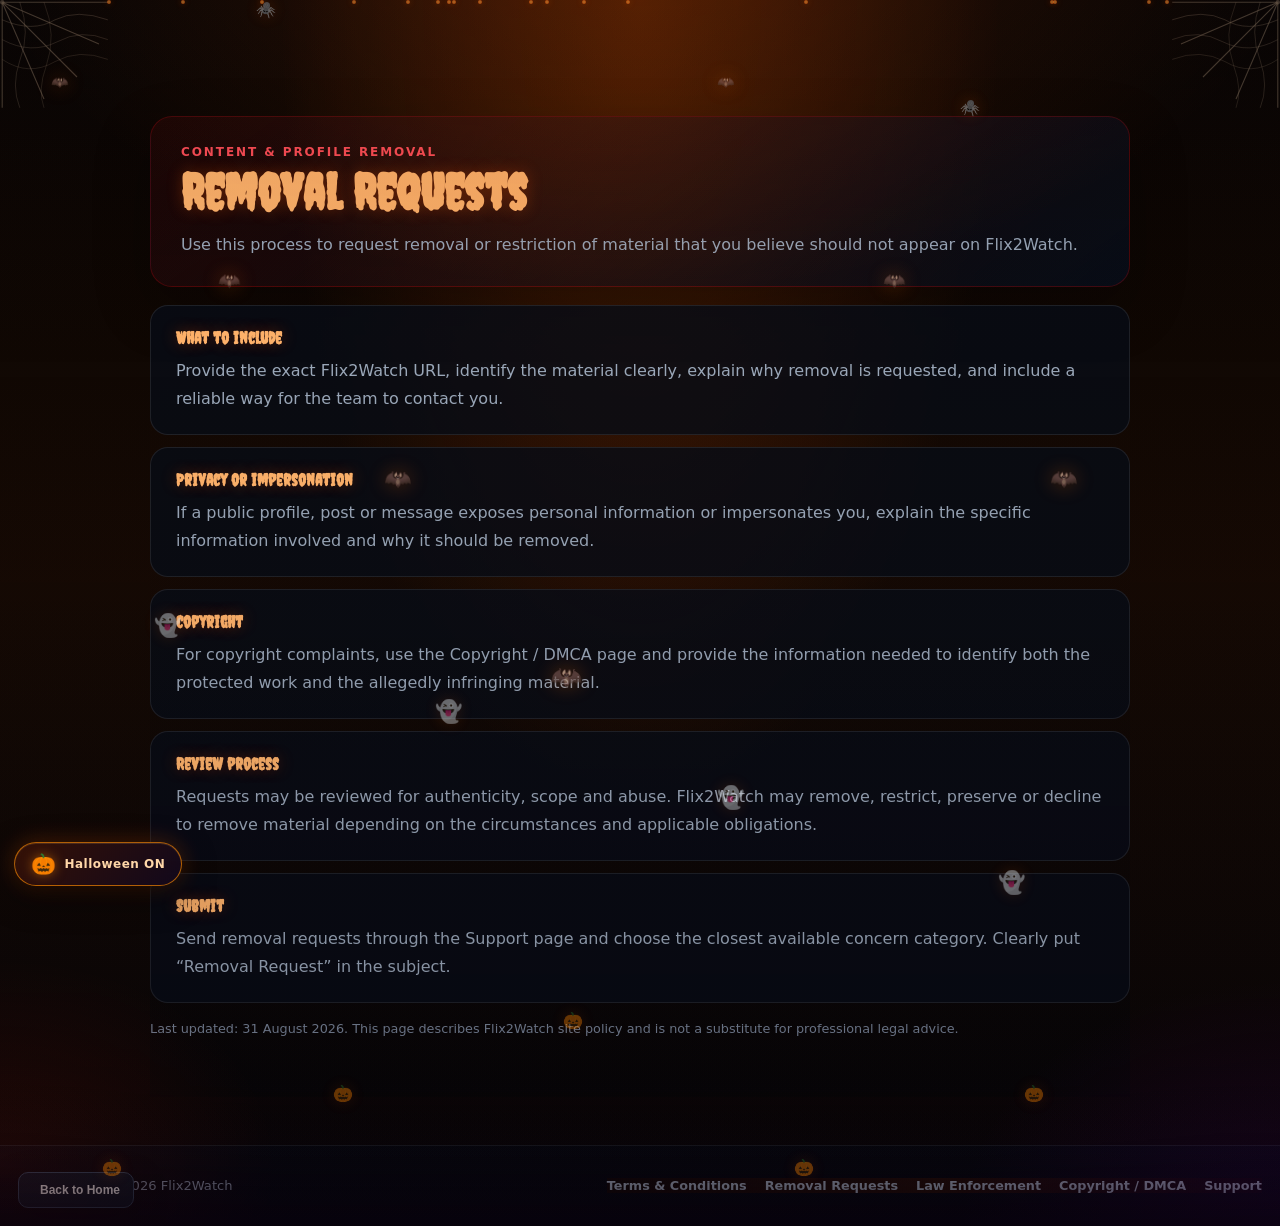
<file: removal-requests/index.html>
<!doctype html>
<html lang="en">
<head>
<script id="f2w-discord-link-authority-v250">
(()=>{
  'use strict';
  if(window.__f2wDiscordLinkAuthorityV250)return;
  window.__f2wDiscordLinkAuthorityV250=true;
  const nativeOpen=typeof window.open==='function'?window.open.bind(window):null;
  function anchorFrom(target){try{return target?.closest?.('#f2w-discord-join-v250[href]')||null}catch{return null}}
  function openExternal(event){
    const a=anchorFrom(event.target); if(!a)return;
    const href=String(a.href||'').trim(); if(!/^https?:\/\//i.test(href))return;
    event.preventDefault(); event.stopImmediatePropagation(); event.stopPropagation();
    try{
      const tab=nativeOpen?.('about:blank','_blank');
      if(tab){
        try{tab.opener=null}catch{}
        try{tab.location.replace(href)}catch{try{tab.location.href=href}catch{}}
        return;
      }
    }catch{}
  }
  window.addEventListener('click',openExternal,true);
})();
</script>
<style id="f2w-discord-link-pointer-v250">
#f2w-discord-join-v250{position:relative!important;z-index:2147483000!important;pointer-events:auto!important;cursor:pointer!important;touch-action:manipulation!important}
#f2w-discord-join-v250 *{pointer-events:none!important}
</style>
  <link rel="manifest" href="/site.webmanifest">
<link href="https://player.flix2watch.com" rel="preconnect" crossorigin>
<link href="https://player.flix2watch.com" rel="dns-prefetch">

<script id="f2w-transition-boot-v135">
try{document.documentElement.classList.add('f2w-transition-boot')}catch(e){}
</script>
<link rel="stylesheet" href="/page-transitions-v135.css?v=183-20260902">

<script id="f2w-page-fade-boot-v33">
(function(){
  try{
    var root=document.documentElement;
    root.classList.add('f2w-page-enter');
    requestAnimationFrame(function(){
      root.classList.remove('f2w-page-enter');
      root.classList.add('f2w-page-ready');
    });
  }catch(e){}
})();
</script>

<style id="f2w-critical-header-v24">
html{overflow-y:scroll}
@media (min-width:1181px){
  body.f2w-main-page>header{
    display:flex!important;align-items:center!important;flex-wrap:nowrap!important;
    width:100%!important;height:82px!important;min-height:82px!important;max-height:82px!important;
    padding:10px 12px!important;gap:10px!important;overflow:visible!important;
    transform:none!important;font-family:Inter,Arial,sans-serif!important
  }
  body.f2w-main-page>header>.logo{flex:0 0 145px!important;width:145px!important;min-width:145px!important;max-width:145px!important}
  body.f2w-main-page>header>.logo .logo-image{display:block!important;width:145px!important;height:auto!important}
  body.f2w-main-page>header>.header-tools{
    position:static!important;display:flex!important;flex:1 1 auto!important;align-items:center!important;
    flex-wrap:nowrap!important;min-width:0!important;width:auto!important;height:42px!important;gap:7px!important;transform:none!important
  }
  body.f2w-main-page>header .f2w-primary-nav{
    display:flex!important;align-items:center!important;flex:0 1 auto!important;flex-wrap:nowrap!important;
    min-width:0!important;height:42px!important;gap:1px!important
  }
  body.f2w-main-page>header .f2w-search-pair{
    display:grid!important;grid-template-columns:minmax(120px,1fr) minmax(120px,1fr)!important;
    flex:1 1 320px!important;width:auto!important;min-width:240px!important;max-width:500px!important;
    height:40px!important;gap:7px!important;margin:0 2px!important
  }
  body.f2w-main-page>header .f2w-action-cluster{
    position:relative!important;display:grid!important;
    grid-template-columns:62px 84px 74px 76px 78px 112px 122px!important;
    grid-template-rows:40px!important;align-items:stretch!important;justify-content:start!important;
    flex:0 0 644px!important;width:644px!important;min-width:644px!important;max-width:644px!important;
    height:40px!important;gap:6px!important;margin-left:auto!important;overflow:visible!important
  }
  body.f2w-main-page>header .chat-button{grid-column:1!important;grid-row:1!important}
  body.f2w-main-page>header #header-login-btn,body.f2w-main-page>header #favorites-nav-btn{grid-column:2!important;grid-row:1!important}
  body.f2w-main-page>header #header-signup-btn,body.f2w-main-page>header #profile-nav-btn{grid-column:3!important;grid-row:1!important}
  body.f2w-main-page>header #support-nav-btn{grid-column:4!important;grid-row:1!important}
  body.f2w-main-page>header #account-btn{grid-column:5!important;grid-row:1!important}
  body.f2w-main-page>header #notification-wrap{grid-column:6!important;grid-row:1!important;width:112px!important}
  body.f2w-main-page>header #staff-control-nav{grid-column:7!important;grid-row:1!important}
  body.f2w-main-page>header .f2w-action-cluster>button,
  body.f2w-main-page>header .f2w-action-cluster>.v17-notification-wrap,
  body.f2w-main-page>header .f2w-action-cluster>.v17-notification-wrap>button{
    width:100%!important;min-width:0!important;max-width:100%!important;height:40px!important;
    box-sizing:border-box!important;margin:0!important;transform:none!important;translate:none!important
  }
  body.f2w-main-page>header #header-login-btn[style*="display:none"],
  body.f2w-main-page>header #header-login-btn[style*="display: none"],
  body.f2w-main-page>header #header-signup-btn[style*="display:none"],
  body.f2w-main-page>header #header-signup-btn[style*="display: none"],
  body.f2w-main-page>header #favorites-nav-btn[style*="display:none"],
  body.f2w-main-page>header #favorites-nav-btn[style*="display: none"],
  body.f2w-main-page>header #profile-nav-btn[style*="display:none"],
  body.f2w-main-page>header #profile-nav-btn[style*="display: none"],
  body.f2w-main-page>header #support-nav-btn[style*="display:none"],
  body.f2w-main-page>header #support-nav-btn[style*="display: none"],
  body.f2w-main-page>header #account-btn[style*="display:none"],
  body.f2w-main-page>header #account-btn[style*="display: none"],
  body.f2w-main-page>header #notification-wrap[style*="display:none"],
  body.f2w-main-page>header #notification-wrap[style*="display: none"],
  body.f2w-main-page>header #staff-control-nav[hidden]{
    display:flex!important;visibility:hidden!important;opacity:0!important;pointer-events:none!important
  }
  body.f2w-main-page>header i[class*="fa-"]{display:inline-block!important;width:13px!important;min-width:13px!important;text-align:center!important}
  body.f2w-main-page>header a,body.f2w-main-page>header button,body.f2w-main-page>header input{
    transform:none!important;translate:none!important
  }
}
@media (min-width:1181px) and (max-width:1550px){
  body.f2w-main-page>header>.logo{flex-basis:126px!important;width:126px!important;min-width:126px!important;max-width:126px!important}
  body.f2w-main-page>header>.logo .logo-image{width:126px!important}
  body.f2w-main-page>header .f2w-search-pair{min-width:180px!important;max-width:300px!important}
  body.f2w-main-page>header .f2w-action-cluster{
    grid-template-columns:56px 76px 68px 68px 72px 102px 108px!important;
    flex-basis:586px!important;width:586px!important;min-width:586px!important;max-width:586px!important
  }
}



</style>

<link rel="preload" as="image" href="/flix2watch-logo-red-v34.png" fetchpriority="high">
<link rel="dns-prefetch" href="//viqufxlcxwgboyxbdhjb.supabase.co">
<link rel="preconnect" href="https://viqufxlcxwgboyxbdhjb.supabase.co" crossorigin>

<meta charset="utf-8">
<meta name="viewport" content="width=device-width,initial-scale=1,viewport-fit=cover">
<title>Removal Requests · Flix2Watch</title>
  <!-- Flix2Watch SEO / social authority v214 -->
  <meta name="description" content="Submit and review Flix2Watch content removal request information.">
  <meta name="robots" content="index,follow,max-image-preview:large,max-snippet:-1,max-video-preview:-1">
  <meta name="googlebot" content="index,follow,max-image-preview:large,max-snippet:-1,max-video-preview:-1">
  <meta name="bingbot" content="index,follow,max-image-preview:large,max-snippet:-1,max-video-preview:-1">
  <link rel="canonical" href="https://flix2watch.com/removal-requests/">
  <meta property="og:site_name" content="Flix2Watch">
  <meta property="og:type" content="website">
  <meta property="og:title" content="Removal Requests · Flix2Watch">
  <meta property="og:description" content="Submit and review Flix2Watch content removal request information.">
  <meta property="og:url" content="https://flix2watch.com/removal-requests/">
  <meta property="og:image" content="https://flix2watch.com/flix2watch-share-v214.png">
  <meta property="og:image:secure_url" content="https://flix2watch.com/flix2watch-share-v214.png">
  <meta property="og:image:type" content="image/png">
  <meta property="og:image:width" content="1200">
  <meta property="og:image:height" content="630">
  <meta property="og:image:alt" content="Flix2Watch — Watch. Chill. Repeat.">
  <meta name="twitter:card" content="summary_large_image">
  <meta name="twitter:title" content="Removal Requests · Flix2Watch">
  <meta name="twitter:description" content="Submit and review Flix2Watch content removal request information.">
  <meta name="twitter:image" content="https://flix2watch.com/flix2watch-share-v214.png">
  <meta name="twitter:image:alt" content="Flix2Watch — Watch. Chill. Repeat.">
  <meta name="theme-color" content="#e50914">
  <script type="application/ld+json" data-f2w-seo-v214>{"@context":"https://schema.org","@graph":[{"@type":"WebSite","@id":"https://flix2watch.com/#website","url":"https://flix2watch.com/","name":"Flix2Watch","description":"Submit and review Flix2Watch content removal request information.","inLanguage":"en"},{"@type":"Organization","@id":"https://flix2watch.com/#organization","name":"Flix2Watch","url":"https://flix2watch.com/","logo":{"@type":"ImageObject","url":"https://flix2watch.com/flix2watch-logo-red-v34.png"}}]}</script>
  <!-- /Flix2Watch SEO / social authority v214 -->

<link rel="icon" type="image/png" href="/flix2watch-logo-red-v34.png">
<link rel="stylesheet" href="/global-header-v1.css?v=125-1788300576">
<style>
:root{--bg:#03070d;--panel:#09111c;--line:rgba(255,255,255,.09);--muted:#9aa7b8;--red:#e50914}
*{box-sizing:border-box}
html,body{margin:0;min-height:100%;background:radial-gradient(circle at top,#111b2b 0,#050912 38%,#02050a 100%);color:#f6f8fb;font-family:Inter,system-ui,-apple-system,BlinkMacSystemFont,"Segoe UI",sans-serif}
.legal-shell{width:min(980px,calc(100% - 28px));margin:0 auto;padding:116px 0 48px}
.legal-hero{padding:28px 30px;border:1px solid rgba(229,9,20,.24);border-radius:22px;background:linear-gradient(145deg,rgba(229,9,20,.08),rgba(8,14,24,.92));box-shadow:0 20px 55px rgba(0,0,0,.28);margin-bottom:18px}
.legal-kicker{color:#ff4e58;font-size:.75rem;font-weight:800;letter-spacing:.16em;text-transform:uppercase;margin-bottom:8px}
.legal-hero h1{font-size:clamp(1.9rem,4vw,3.1rem);line-height:1.04;margin:0 0 12px}
.legal-hero p,.legal-card p{color:var(--muted);font-size:1rem;line-height:1.72;margin:0}
.legal-card{padding:22px 25px;border:1px solid var(--line);border-radius:18px;background:rgba(8,14,24,.78);margin:12px 0}
.legal-card h2{font-size:1.05rem;margin:0 0 9px}
.legal-note{font-size:.8rem;color:#778396;margin-top:18px}
@media(max-width:700px){.legal-shell{padding-top:88px}.legal-hero{padding:22px 20px}.legal-card{padding:19px 18px}}
</style>

<style id="f2w-header-gorilla-lock-v30">
@media(min-width:1181px){
body.f2w-main-page>header{position:sticky!important;top:0!important;z-index:2147480000!important;display:flex!important;flex-flow:row nowrap!important;align-items:center!important;width:100%!important;max-width:100%!important;height:82px!important;min-height:82px!important;max-height:82px!important;margin:0!important;padding:10px 12px!important;gap:10px!important;overflow:visible!important;transform:none!important;translate:none!important}
body.f2w-main-page>header>.logo{flex:0 0 126px!important;width:126px!important;min-width:126px!important;max-width:126px!important}
body.f2w-main-page>header>.logo .logo-image{width:126px!important;max-width:126px!important}
body.f2w-main-page>header>.header-tools{position:static!important;display:flex!important;flex:1 1 auto!important;align-items:center!important;flex-wrap:nowrap!important;min-width:0!important;width:auto!important;height:42px!important;gap:6px!important;transform:none!important}
body.f2w-main-page>header .f2w-primary-nav{display:flex!important;flex:0 1 auto!important;align-items:center!important;flex-wrap:nowrap!important;min-width:455px!important;height:42px!important;gap:0!important}
body.f2w-main-page>header .f2w-search-pair{display:grid!important;grid-template-columns:minmax(150px,1fr) minmax(150px,1fr)!important;flex:1 1 430px!important;min-width:300px!important;max-width:560px!important;height:40px!important;gap:7px!important;margin:0 2px!important}
body.f2w-main-page>header .f2w-action-cluster{display:grid!important;grid-template-columns:58px 82px 72px 76px 78px 112px 116px!important;grid-template-rows:40px!important;flex:0 0 630px!important;width:630px!important;min-width:630px!important;max-width:630px!important;height:40px!important;gap:6px!important;margin-left:auto!important;align-items:stretch!important;overflow:visible!important}
body.f2w-main-page>header .chat-button{grid-column:1!important}
body.f2w-main-page>header #header-login-btn,body.f2w-main-page>header #favorites-nav-btn{grid-column:2!important}
body.f2w-main-page>header #header-signup-btn,body.f2w-main-page>header #profile-nav-btn{grid-column:3!important}
body.f2w-main-page>header #support-nav-btn{grid-column:4!important}
body.f2w-main-page>header #account-btn{grid-column:5!important}
body.f2w-main-page>header #notification-wrap{grid-column:6!important;width:112px!important}
body.f2w-main-page>header #staff-control-nav{grid-column:7!important}
body.f2w-main-page>header a,body.f2w-main-page>header button,body.f2w-main-page>header input,body.f2w-main-page>header .v17-notification-wrap{transform:none!important;translate:none!important;margin-top:0!important;margin-bottom:0!important;box-sizing:border-box!important}
body.f2w-main-page>header #staff-control-nav[hidden]{display:flex!important;visibility:hidden!important;opacity:0!important;pointer-events:none!important}
}
@media(min-width:1181px) and (max-width:1650px){
body.f2w-main-page>header .f2w-primary-nav{min-width:410px!important}
body.f2w-main-page>header .f2w-search-pair{min-width:240px!important;max-width:420px!important}
body.f2w-main-page>header .f2w-action-cluster{grid-template-columns:54px 74px 66px 68px 70px 100px 104px!important;flex-basis:572px!important;width:572px!important;min-width:572px!important;max-width:572px!important}
body.f2w-main-page>header .f2w-nav-link,body.f2w-main-page>header .f2w-nav-button{font-size:9px!important;padding-left:5px!important;padding-right:5px!important}
}
body.f2w-main-page>header *{transition-property:color,background-color,border-color,box-shadow,opacity!important}

body.f2w-main-page>header .f2w-action-cluster>button,
body.f2w-main-page>header .f2w-action-cluster>a,
body.f2w-main-page>header #staff-control-nav,
body.f2w-main-page>header .chat-button{
  min-width:0!important;max-width:100%!important;
  padding-left:8px!important;padding-right:8px!important;
  white-space:nowrap!important;overflow:hidden!important;
  text-overflow:clip!important;box-sizing:border-box!important
}
body.f2w-main-page>header .chat-button{font-size:10px!important;display:flex!important;align-items:center!important;justify-content:center!important;gap:7px!important;padding-left:10px!important;padding-right:10px!important;white-space:nowrap!important;overflow:hidden!important;box-sizing:border-box!important}
body.f2w-main-page>header #staff-control-nav{font-size:9.5px!important;letter-spacing:-.01em!important}
/* f2w-force-save:header-button-fit-inline-v35:1788217735 */
/* f2w-force-save:header-gorilla-lock-v30:1788216738 */
</style>


<style id="f2w-legal-back-v125-css">
.f2w-legal-back-v125{position:fixed;left:18px;bottom:18px;z-index:9999;display:inline-flex;align-items:center;gap:8px;padding:10px 13px;border:1px solid #30485f;border-radius:10px;background:#071522;color:#fff;text-decoration:none;font:800 12px Poppins,sans-serif;box-shadow:0 12px 32px rgba(0,0,0,.4)}
.f2w-legal-back-v125:hover{border-color:#e50914}
</style>

  <link rel="stylesheet" href="/v145-sitewide-fixes.css?v=145">
  <link rel="stylesheet" href="/v146-live-ops.css?v=159">
  <link rel="stylesheet" href="/v154-global-ui.css?v=159">
  <script src="/v154-global-ui.js?v=159" defer></script>
<link rel="stylesheet" href="/v165-enforcement.css?v=165">
<script src="/v160-bootstrap.js?v=205-live-sports-sitewide"></script>
  <link rel="stylesheet" href="/v170-sitewide-fixes.css?v=170">
<link rel="stylesheet" href="/v176-sitewide.css?v=185-20260902-authfix"></head>
<body>
<main class="legal-shell">
  <section class="legal-hero">
    <div class="legal-kicker">CONTENT &amp; PROFILE REMOVAL</div>
    <h1>Removal Requests</h1>
    <p>Use this process to request removal or restriction of material that you believe should not appear on Flix2Watch.</p>
  </section>
  <section class="legal-card"><h2>What to include</h2><p>Provide the exact Flix2Watch URL, identify the material clearly, explain why removal is requested, and include a reliable way for the team to contact you.</p></section>
<section class="legal-card"><h2>Privacy or impersonation</h2><p>If a public profile, post or message exposes personal information or impersonates you, explain the specific information involved and why it should be removed.</p></section>
<section class="legal-card"><h2>Copyright</h2><p>For copyright complaints, use the Copyright / DMCA page and provide the information needed to identify both the protected work and the allegedly infringing material.</p></section>
<section class="legal-card"><h2>Review process</h2><p>Requests may be reviewed for authenticity, scope and abuse. Flix2Watch may remove, restrict, preserve or decline to remove material depending on the circumstances and applicable obligations.</p></section>
<section class="legal-card"><h2>Submit</h2><p>Send removal requests through the Support page and choose the closest available concern category. Clearly put “Removal Request” in the subject.</p></section>
  <p class="legal-note">Last updated: 31 August 2026. This page describes Flix2Watch site policy and is not a substitute for professional legal advice.</p>
</main>
<script src="/global-header-chat-v1.js?v=183-20260902"></script>
<!-- f2w-force-save:legal-page-v15:1788212347 -->
 
<div class="account-modal" id="account-modal">
    <div class="account-card">
      <div class="account-header">
        <div>
          <div class="account-title"><i class="fa-solid fa-user"></i> Account</div>
          <div class="account-subtitle">USERNAME + EMAIL + PASSWORD // SUPABASE AUTH</div>
        </div>
        <button class="chat-close" onclick="closeAccountModal()"><i class="fa-solid fa-xmark"></i></button>
      </div>

      <div class="account-body">
      <div id="account-logged-out">
        <div class="f2w-account-brand">
          <img src="/flix2watch-logo-red-v34.png" alt="Flix2Watch">
          <strong>Watch. Chill. Repeat.</strong>
          <span>Log in or create an account to unlock playback.</span>
          <div class="v17-free-note">
            <strong><i class="fa-solid fa-circle-check"></i> Free to use after sign-in</strong>
            <span>Flix2Watch does not require a subscription or payment. Accounts help reduce automated abuse and scraping, and let us apply account-level moderation when needed.</span>
          </div>
        </div>
        <div class="account-tabs">
          <button class="account-tab active" id="account-login-tab" onclick="showAccountMode('login')">Log In</button>
          <button class="account-tab" id="account-signup-tab" onclick="showAccountMode('signup')">Create Account</button>
        </div>

        <div id="account-username-wrap" style="display:none;">
          <label class="account-label">USERNAME</label>
          <input class="account-input" id="account-username" pattern="[A-Za-z0-9]+" inputmode="text" title="Use only normal English letters A-Z and numbers 0-9." maxlength="30" autocomplete="username" placeholder="Choose your username...">
          <div class="username-rule-note">
            Normal English letters A-Z and numbers 0-9 only. No spaces, dashes, underscores, symbols or stylized Unicode letters.
          </div>
        </div>

        <label class="account-label" id="account-email-label">USERNAME OR EMAIL</label>
        <input class="account-input" id="account-email" type="text" autocomplete="username" placeholder="Username or email">

        <label class="account-label">PASSWORD</label>
        <input class="account-input" id="account-password" type="password" autocomplete="current-password" placeholder="Password">

        <div id="account-confirm-wrap" style="display:none;">
          <label class="account-label">CONFIRM PASSWORD</label>
          <input class="account-input" id="account-confirm" type="password" autocomplete="new-password" placeholder="Repeat password">
        </div>

        <button class="account-primary" id="account-submit" onclick="submitAccountAuth()">Log In</button>

        <div class="f2w-oauth-block">
          <div class="f2w-oauth-divider"><span>or continue with</span></div>
          <div class="f2w-oauth-grid">
            <button class="f2w-oauth-btn google" type="button" onclick="signInWithOAuthProvider('google')">
              <i class="fa-brands fa-google"></i> <span class="f2w-oauth-label">Sign in with Google</span>
            </button>
            <button class="f2w-oauth-btn discord" type="button" onclick="signInWithOAuthProvider('discord')">
              <i class="fa-brands fa-discord"></i> <span class="f2w-oauth-label">Sign in with Discord</span>
            </button>
          </div>
          <div class="f2w-oauth-note">Works for both Login and Create Account. If this is your first time, Flix2Watch creates your account and profile automatically.</div>
        </div>
        
      </div>

      <div id="account-logged-in" style="display:none;">
        <div class="account-user-box">
          <div class="account-avatar"><i class="fa-solid fa-user"></i></div>
          <div>
            
            
            <div class="account-user-email" id="account-user-email">Signed-in user</div>
            <div class="account-user-username" id="account-user-username">@username</div>
            <div class="account-role" id="account-user-role">MEMBER</div>
            <div class="account-owner-note" id="account-owner-note" style="display:none;"><i class="fa-solid fa-crown"></i> WEBSITE OWNER</div>
          </div>
        </div>

        <div class="account-warning-box" id="account-warning-box" hidden>
          <strong><i class="fa-solid fa-triangle-exclamation"></i> ACCOUNT WARNINGS</strong>
          
        </div>

        <div class="owner-chat-auth" id="owner-chat-auth">
          <label class="account-label">OWNER CHAT ACCESS</label>
          <div class="owner-chat-auth-row">
            <input
              class="account-input"
              id="owner-chat-password"
              type="password"
              autocomplete="current-password"
              placeholder="Owner chat password"
            >
            <button class="owner-chat-auth-btn" id="owner-chat-auth-btn" onclick="activateOwnerChat()">Activate</button>
          </div>
          
        </div>



        <div class="account-username-change" id="account-username-change-box">
          <div class="account-username-change-head">
            <div>
              <strong><i class="fa-solid fa-at"></i> CHANGE USERNAME</strong>
              <span>You can change it whenever you want.</span>
            </div>
          </div>
          <div class="account-username-change-row">
            <input
              class="account-input"
              id="account-change-username"
              type="text"
              inputmode="text"
              pattern="[A-Za-z0-9]+"
              minlength="2"
              maxlength="30"
              autocomplete="off"
              placeholder="New username"
            >
            <button class="account-secondary account-change-username-btn" type="button" onclick="changeFlix2WatchUsername()">
              Update Username
            </button>
          </div>
          <div class="account-username-change-note">
            2–30 English letters or numbers only. Your old usernames stay reserved to your account, and bans, mutes, warnings and Staff permissions follow your account automatically.
          </div>
          
        </div>
<button class="account-secondary" id="account-support-btn" hidden onclick="window.location.href='/support/'"><i class="fa-solid fa-life-ring"></i> Support</button>
        <button class="account-secondary" id="account-staff-control" type="button" hidden style="display:none!important" aria-disabled="true" tabindex="-1"><i class="fa-solid fa-shield-halved"></i> Staff Control Center</button>
        <button class="account-secondary" onclick="signOutAccount()">Log Out</button>
        
      </div>
      </div>
    </div>
  </div>


<style id="f2w-auth-hardfix-v58-css">
#account-modal.f2w-auth-hard-open-v58 {
  display:flex!important;
  position:fixed!important;
  inset:0!important;
  z-index:2147483600!important;
  align-items:center!important;
  justify-content:center!important;
  padding:18px!important;
  background:rgba(0,0,0,.84)!important;
}
#account-modal.f2w-auth-hard-open-v58 .account-card {
  width:min(520px,calc(100vw - 28px))!important;
  max-width:520px!important;
  max-height:calc(100dvh - 36px)!important;
  overflow:auto!important;
}
@media(max-width:600px){
  #account-modal.f2w-auth-hard-open-v58 {
    padding:12px!important;
  }
  #account-modal.f2w-auth-hard-open-v58 .account-card {
    width:min(94vw,480px)!important;
    max-width:94vw!important;
    max-height:calc(100dvh - 24px)!important;
  }
}
/* f2w-force-save:auth-hardfix-css-v58:1788221340 */
</style>


<!-- f2w-auth-modal-lock-v60 removed by v190: superseded by canonical site-wide controller -->
<style id="f2w-sitewide-shell-v67">
/* ============================================================
   F2W v67 — ONE SITE-WIDE HEADER + ONE AUTH POPUP
   ============================================================ */

/* ---------- Header: identical geometry on every desktop page ---------- */
@media (min-width:1181px) {
  body.f2w-main-page > header {
    position:sticky!important;
    top:0!important;
    z-index:2147482000!important;
    display:flex!important;
    align-items:center!important;
    min-height:74px!important;
    height:74px!important;
    padding:0 14px!important;
    gap:10px!important;
    box-sizing:border-box!important;
    transform:none!important;
    translate:none!important;
    overflow:visible!important;
  }

  body.f2w-main-page > header > .logo {
    flex:0 0 126px!important;
    width:126px!important;
    min-width:126px!important;
    max-width:126px!important;
  }

  body.f2w-main-page > header .f2w-primary-nav {
    flex:0 0 auto!important;
    display:flex!important;
    align-items:center!important;
    gap:10px!important;
    height:42px!important;
    white-space:nowrap!important;
  }

  body.f2w-main-page > header .f2w-search-pair {
    flex:1 1 440px!important;
    min-width:300px!important;
    max-width:560px!important;
    display:grid!important;
    grid-template-columns:1fr 1fr!important;
    gap:8px!important;
    height:40px!important;
    margin-left:auto!important;
  }

  body.f2w-main-page > header .search-container,
  body.f2w-main-page > header .user-search-container {
    width:100%!important;
    min-width:0!important;
    height:40px!important;
    position:relative!important;
    transform:none!important;
    translate:none!important;
  }

  body.f2w-main-page > header .f2w-action-cluster {
    flex:0 0 auto!important;
    display:flex!important;
    align-items:center!important;
    justify-content:flex-end!important;
    gap:6px!important;
    min-height:40px!important;
    height:40px!important;
    margin-left:8px!important;
    transform:none!important;
    translate:none!important;
    overflow:visible!important;
  }

  body.f2w-main-page > header .f2w-action-cluster > button,
  body.f2w-main-page > header .f2w-action-cluster > .v17-notification-wrap,
  body.f2w-main-page > header .f2w-action-cluster > .v17-notification-wrap > button {
    min-height:40px!important;
    height:40px!important;
    margin:0!important;
    transform:none!important;
    translate:none!important;
    white-space:nowrap!important;
    box-sizing:border-box!important;
  }

  body.f2w-main-page > header .chat-button {
    min-width:112px!important;
    padding:0 14px!important;
    display:inline-flex!important;
    align-items:center!important;
    justify-content:center!important;
    gap:8px!important;
  }
}

/* ---------- Auth modal: same popup on EVERY page ---------- */
html.f2w-auth-v67-open,
body.f2w-auth-v67-open {
  overflow:hidden!important;
  overscroll-behavior:none!important;
}

#account-modal.f2w-auth-v67 {
  position:fixed!important;
  inset:0!important;
  width:100vw!important;
  height:100dvh!important;
  z-index:2147483646!important;
  display:none!important;
  align-items:center!important;
  justify-content:center!important;
  margin:0!important;
  padding:18px!important;
  overflow:hidden!important;
  isolation:isolate!important;
  background:rgba(0,0,0,.84)!important;
  backdrop-filter:blur(12px)!important;
  -webkit-backdrop-filter:blur(12px)!important;
  transform:none!important;
  translate:none!important;
  filter:none!important;
}

#account-modal.f2w-auth-v67.open {
  display:flex!important;
}

#account-modal.f2w-auth-v67 .account-card {
  position:relative!important;
  z-index:2!important;
  top:auto!important;
  left:auto!important;
  right:auto!important;
  bottom:auto!important;
  width:min(520px,calc(100vw - 36px))!important;
  max-width:520px!important;
  min-width:0!important;
  max-height:calc(100dvh - 36px)!important;
  margin:0!important;
  padding:0!important;
  overflow:auto!important;
  box-sizing:border-box!important;
  border:1px solid rgba(255,61,78,.42)!important;
  border-radius:18px!important;
  background:linear-gradient(180deg,#0b1826,#07121e)!important;
  box-shadow:0 30px 100px rgba(0,0,0,.78),0 0 34px rgba(229,9,20,.12)!important;
  transform:none!important;
  translate:none!important;
}

#account-modal.f2w-auth-v67 .account-header {
  display:flex!important;
  align-items:center!important;
  justify-content:space-between!important;
  min-height:66px!important;
  padding:16px 18px!important;
  border-bottom:1px solid #23394f!important;
  background:#081522!important;
}

#account-modal.f2w-auth-v67 .account-title {
  display:flex!important;
  align-items:center!important;
  gap:9px!important;
  margin:0!important;
  color:#fff!important;
  font-size:1.05rem!important;
  font-weight:900!important;
  line-height:1.1!important;
}

#account-modal.f2w-auth-v67 .account-subtitle {
  margin-top:3px!important;
  color:#71879d!important;
  font-size:.62rem!important;
}

#account-modal.f2w-auth-v67 .chat-close,
#account-modal.f2w-auth-v67 .account-close {
  position:static!important;
  width:34px!important;
  height:34px!important;
  min-width:34px!important;
  min-height:34px!important;
  padding:0!important;
  margin:0!important;
  display:grid!important;
  place-items:center!important;
  border:1px solid transparent!important;
  border-radius:9px!important;
  background:transparent!important;
  color:#8497ad!important;
  font-size:1rem!important;
  line-height:1!important;
  cursor:pointer!important;
  transform:none!important;
  translate:none!important;
}

#account-modal.f2w-auth-v67 .chat-close:hover,
#account-modal.f2w-auth-v67 .account-close:hover {
  background:#102132!important;
  color:#fff!important;
}

#account-modal.f2w-auth-v67 .account-body {
  padding:16px 18px 18px!important;
}

#account-modal.f2w-auth-v67 .account-tabs {
  display:grid!important;
  grid-template-columns:1fr 1fr!important;
  gap:5px!important;
  margin:0 0 14px!important;
  padding:4px!important;
  border:1px solid #28425b!important;
  border-radius:11px!important;
  background:#071522!important;
}

#account-modal.f2w-auth-v67 .account-tab {
  min-height:40px!important;
  padding:0 10px!important;
  border:0!important;
  border-radius:8px!important;
  background:transparent!important;
  color:#8ea0b5!important;
  font-size:.76rem!important;
  font-weight:800!important;
  cursor:pointer!important;
}

#account-modal.f2w-auth-v67 .account-tab.active {
  background:#e50914!important;
  color:#fff!important;
  box-shadow:none!important;
}

#account-modal.f2w-auth-v67 .account-label {
  display:block!important;
  margin:10px 0 6px!important;
  color:#91a3b7!important;
  font-size:.63rem!important;
  font-weight:800!important;
}

#account-modal.f2w-auth-v67 .account-input {
  width:100%!important;
  min-height:42px!important;
  padding:0 12px!important;
  border:1px solid #29455f!important;
  border-radius:9px!important;
  background:#061421!important;
  color:#fff!important;
  font-size:.82rem!important;
  box-sizing:border-box!important;
  outline:none!important;
}

#account-modal.f2w-auth-v67 .account-input:focus {
  border-color:#e50914!important;
  box-shadow:0 0 0 2px rgba(229,9,20,.12)!important;
}

#account-modal.f2w-auth-v67 .account-primary {
  width:100%!important;
  min-height:42px!important;
  margin-top:14px!important;
  border:0!important;
  border-radius:9px!important;
  background:#e50914!important;
  color:#fff!important;
  font-size:.8rem!important;
  font-weight:900!important;
}

#account-modal.f2w-auth-v67 .f2w-oauth-block {
  margin-top:14px!important;
}

@media(max-width:600px) {
  #account-modal.f2w-auth-v67 {
    padding:max(12px,env(safe-area-inset-top)) 12px max(12px,env(safe-area-inset-bottom))!important;
  }
  #account-modal.f2w-auth-v67 .account-card {
    width:min(94vw,480px)!important;
    max-width:94vw!important;
    max-height:calc(100dvh - 24px)!important;
    border-radius:15px!important;
  }
}

/* f2w-force-save:sitewide-shell-css-v67:1788222795 */
</style>

<!-- f2w-sitewide-shell-v67-js removed by v190: superseded by canonical site-wide controller -->
<style id="f2w-header-hardlock-v69">
/* ============================================================
   F2W v69 — TRUE SITE-WIDE HEADER HARD LOCK
   One geometry model on every page. No page-local header CSS wins.
   ============================================================ */

/* ---------- DESKTOP / WIDE ---------- */
@media (min-width:1601px) {
  body.f2w-main-page > header {
    position:sticky!important;
    top:0!important;
    z-index:2147482000!important;
    width:100%!important;
    min-height:74px!important;
    height:74px!important;
    padding:0 12px!important;
    margin:0!important;
    display:flex!important;
    align-items:center!important;
    gap:10px!important;
    overflow:visible!important;
    box-sizing:border-box!important;
    transform:none!important;
    translate:none!important;
  }

  body.f2w-main-page > header > .logo {
    position:static!important;
    flex:0 0 126px!important;
    width:126px!important;
    min-width:126px!important;
    max-width:126px!important;
    height:52px!important;
    margin:0!important;
    display:flex!important;
    align-items:center!important;
    justify-content:center!important;
    transform:none!important;
    translate:none!important;
  }

  body.f2w-main-page > header > .logo .logo-image {
    width:126px!important;
    max-width:126px!important;
    max-height:48px!important;
    object-fit:contain!important;
  }

  body.f2w-main-page > header > .f2w-mobile-nav-toggle {
    display:none!important;
  }

  body.f2w-main-page > header > .header-tools {
    position:static!important;
    flex:1 1 auto!important;
    width:auto!important;
    min-width:0!important;
    height:44px!important;
    margin:0!important;
    padding:0!important;
    display:grid!important;
    grid-template-columns:max-content minmax(340px,460px) 782px!important;
    grid-template-rows:44px!important;
    align-items:center!important;
    justify-content:space-between!important;
    column-gap:10px!important;
    overflow:visible!important;
    transform:none!important;
    translate:none!important;
  }

  body.f2w-main-page > header .f2w-primary-nav {
    grid-column:1!important;
    grid-row:1!important;
    position:static!important;
    width:max-content!important;
    min-width:0!important;
    height:44px!important;
    margin:0!important;
    padding:0!important;
    display:flex!important;
    flex-flow:row nowrap!important;
    align-items:center!important;
    justify-content:flex-start!important;
    gap:2px!important;
    overflow:visible!important;
    transform:none!important;
    translate:none!important;
  }

  body.f2w-main-page > header .f2w-primary-nav > * {
    flex:0 0 auto!important;
  }

  body.f2w-main-page > header .f2w-nav-link,
  body.f2w-main-page > header .f2w-nav-button {
    min-height:38px!important;
    height:38px!important;
    padding:0 7px!important;
    margin:0!important;
    display:inline-flex!important;
    align-items:center!important;
    justify-content:center!important;
    gap:5px!important;
    white-space:nowrap!important;
    font-size:10px!important;
    box-sizing:border-box!important;
    transform:none!important;
    translate:none!important;
  }

  body.f2w-main-page > header .f2w-search-pair {
    grid-column:2!important;
    grid-row:1!important;
    position:static!important;
    width:100%!important;
    min-width:340px!important;
    max-width:460px!important;
    height:40px!important;
    margin:0!important;
    padding:0!important;
    display:grid!important;
    grid-template-columns:minmax(0,1fr) minmax(0,1fr)!important;
    gap:8px!important;
    transform:none!important;
    translate:none!important;
  }

  body.f2w-main-page > header .search-container,
  body.f2w-main-page > header .user-search-container {
    position:relative!important;
    width:100%!important;
    min-width:0!important;
    max-width:none!important;
    height:40px!important;
    margin:0!important;
    padding:0!important;
    display:flex!important;
    align-items:center!important;
    overflow:visible!important;
    transform:none!important;
    translate:none!important;
  }

  body.f2w-main-page > header .search-container > i,
  body.f2w-main-page > header .user-search-container > i {
    position:absolute!important;
    left:11px!important;
    top:50%!important;
    transform:translateY(-50%)!important;
    width:13px!important;
    min-width:13px!important;
    z-index:3!important;
    pointer-events:none!important;
  }

  body.f2w-main-page > header #movie-search,
  body.f2w-main-page > header #user-search {
    position:static!important;
    width:100%!important;
    min-width:0!important;
    max-width:none!important;
    height:40px!important;
    margin:0!important;
    padding:0 38px 0 34px!important;
    box-sizing:border-box!important;
    font-size:10px!important;
    transform:none!important;
    translate:none!important;
  }

  body.f2w-main-page > header .user-search-submit {
    position:absolute!important;
    right:7px!important;
    top:50%!important;
    transform:translateY(-50%)!important;
    width:28px!important;
    min-width:28px!important;
    max-width:28px!important;
    height:28px!important;
    min-height:28px!important;
    max-height:28px!important;
    margin:0!important;
    padding:0!important;
    display:grid!important;
    place-items:center!important;
    z-index:4!important;
    border:0!important;
    background:transparent!important;
  }

  body.f2w-main-page > header .f2w-action-cluster {
    grid-column:3!important;
    grid-row:1!important;
    position:relative!important;
    width:782px!important;
    min-width:782px!important;
    max-width:782px!important;
    height:40px!important;
    margin:0!important;
    padding:0!important;
    display:grid!important;
    grid-template-columns:112px 92px 82px 88px 90px 126px 156px!important;
    grid-template-rows:40px!important;
    gap:6px!important;
    align-items:center!important;
    justify-content:start!important;
    overflow:visible!important;
    transform:none!important;
    translate:none!important;
  }

  body.f2w-main-page > header .f2w-action-cluster > * {
    position:static!important;
    min-width:0!important;
    max-width:none!important;
    height:40px!important;
    min-height:40px!important;
    margin:0!important;
    box-sizing:border-box!important;
    transform:none!important;
    translate:none!important;
  }

  body.f2w-main-page > header .chat-button {
    grid-column:1!important;
    grid-row:1!important;
    width:112px!important;
    display:flex!important;
    align-items:center!important;
    justify-content:center!important;
    gap:8px!important;
    padding:0 12px!important;
    white-space:nowrap!important;
    overflow:hidden!important;
  }

  body.f2w-main-page > header #favorites-nav-btn {
    grid-column:2!important;
    grid-row:1!important;
  }
  body.f2w-main-page > header #profile-nav-btn {
    grid-column:3!important;
    grid-row:1!important;
  }
  body.f2w-main-page > header #support-nav-btn {
    grid-column:4!important;
    grid-row:1!important;
  }

  /* Same physical slots when auth state changes = no jitter. */
  body.f2w-main-page > header #account-btn,
  body.f2w-main-page > header #header-login-btn {
    grid-column:5!important;
    grid-row:1!important;
  }
  body.f2w-main-page > header #notification-wrap,
  body.f2w-main-page > header #header-signup-btn {
    grid-column:6!important;
    grid-row:1!important;
  }
  body.f2w-main-page > header #staff-control-nav {
    grid-column:7!important;
    grid-row:1!important;
  }

  body.f2w-main-page > header .tool-btn,
  body.f2w-main-page > header .f2w-auth-top-btn,
  body.f2w-main-page > header #notification-btn,
  body.f2w-main-page > header #staff-control-nav {
    width:100%!important;
    min-width:0!important;
    max-width:100%!important;
    height:40px!important;
    min-height:40px!important;
    padding:0 8px!important;
    display:flex!important;
    align-items:center!important;
    justify-content:center!important;
    gap:6px!important;
    white-space:nowrap!important;
    overflow:hidden!important;
    text-overflow:clip!important;
    font-size:10px!important;
    box-sizing:border-box!important;
  }

  body.f2w-main-page > header #notification-wrap {
    width:126px!important;
    min-width:126px!important;
    max-width:126px!important;
    overflow:visible!important;
  }

  body.f2w-main-page > header #notification-btn {
    width:126px!important;
  }

  body.f2w-main-page > header #staff-control-nav {
    width:156px!important;
  }

  /* Preserve auth/permission visibility; only geometry is forced. */
  body.f2w-main-page > header [hidden] {
    display:none!important;
  }

  body.f2w-main-page.f2w-authenticated > header #header-login-btn,
  body.f2w-main-page.f2w-authenticated > header #header-signup-btn {
    display:none!important;
  }

  body.f2w-main-page:not(.f2w-authenticated) > header #account-btn,
  body.f2w-main-page:not(.f2w-authenticated) > header #notification-wrap,
  body.f2w-main-page:not(.f2w-authenticated) > header #staff-control-nav {
    display:none!important;
  }

  body.f2w-main-page:not(.f2w-authenticated) > header #header-login-btn,
  body.f2w-main-page:not(.f2w-authenticated) > header #header-signup-btn,
  body.f2w-main-page:not(.f2w-authenticated) > header #favorites-nav-btn,
  body.f2w-main-page:not(.f2w-authenticated) > header #profile-nav-btn,
  body.f2w-main-page:not(.f2w-authenticated) > header #support-nav-btn {
    display:flex!important;
  }
}

/* ---------- NORMAL DESKTOP / LAPTOP ---------- */
@media (min-width:1181px) and (max-width:1600px) {
  body.f2w-main-page > header {
    position:sticky!important;
    top:0!important;
    z-index:2147482000!important;
    width:100%!important;
    min-height:68px!important;
    height:68px!important;
    padding:0 8px!important;
    margin:0!important;
    display:flex!important;
    align-items:center!important;
    gap:6px!important;
    overflow:visible!important;
    box-sizing:border-box!important;
    transform:none!important;
  }

  body.f2w-main-page > header > .logo {
    flex:0 0 104px!important;
    width:104px!important;
    min-width:104px!important;
    max-width:104px!important;
  }

  body.f2w-main-page > header > .logo .logo-image {
    width:104px!important;
    max-width:104px!important;
  }

  body.f2w-main-page > header > .f2w-mobile-nav-toggle {
    display:none!important;
  }

  body.f2w-main-page > header > .header-tools {
    position:static!important;
    flex:1 1 auto!important;
    min-width:0!important;
    width:auto!important;
    height:42px!important;
    display:grid!important;
    grid-template-columns:max-content minmax(220px,300px) 576px!important;
    grid-template-rows:42px!important;
    align-items:center!important;
    justify-content:space-between!important;
    gap:6px!important;
    overflow:visible!important;
    transform:none!important;
  }

  body.f2w-main-page > header .f2w-primary-nav {
    grid-column:1!important;
    grid-row:1!important;
    position:static!important;
    width:max-content!important;
    height:42px!important;
    display:flex!important;
    flex-wrap:nowrap!important;
    align-items:center!important;
    gap:0!important;
    transform:none!important;
  }

  body.f2w-main-page > header .f2w-nav-link,
  body.f2w-main-page > header .f2w-nav-button {
    height:36px!important;
    min-height:36px!important;
    padding:0 5px!important;
    font-size:9px!important;
    gap:4px!important;
    white-space:nowrap!important;
  }

  body.f2w-main-page > header .f2w-search-pair {
    grid-column:2!important;
    grid-row:1!important;
    position:static!important;
    width:100%!important;
    min-width:220px!important;
    max-width:300px!important;
    height:38px!important;
    display:grid!important;
    grid-template-columns:1fr 1fr!important;
    gap:6px!important;
    margin:0!important;
    transform:none!important;
  }

  body.f2w-main-page > header .search-container,
  body.f2w-main-page > header .user-search-container {
    position:relative!important;
    width:100%!important;
    min-width:0!important;
    height:38px!important;
    display:flex!important;
    align-items:center!important;
    transform:none!important;
  }

  body.f2w-main-page > header #movie-search,
  body.f2w-main-page > header #user-search {
    width:100%!important;
    min-width:0!important;
    height:38px!important;
    padding:0 32px!important;
    font-size:9px!important;
    box-sizing:border-box!important;
  }

  body.f2w-main-page > header .search-container > i,
  body.f2w-main-page > header .user-search-container > i {
    position:absolute!important;
    left:9px!important;
    top:50%!important;
    transform:translateY(-50%)!important;
    z-index:3!important;
  }

  body.f2w-main-page > header .user-search-submit {
    position:absolute!important;
    right:5px!important;
    top:50%!important;
    transform:translateY(-50%)!important;
    width:25px!important;
    height:25px!important;
    min-width:25px!important;
    min-height:25px!important;
    max-width:25px!important;
    max-height:25px!important;
    padding:0!important;
    margin:0!important;
    display:grid!important;
    place-items:center!important;
    background:transparent!important;
    border:0!important;
    z-index:4!important;
  }

  body.f2w-main-page > header .f2w-action-cluster {
    grid-column:3!important;
    grid-row:1!important;
    position:relative!important;
    width:576px!important;
    min-width:576px!important;
    max-width:576px!important;
    height:38px!important;
    display:grid!important;
    grid-template-columns:90px 72px 66px 68px 72px 92px 116px!important;
    grid-template-rows:38px!important;
    gap:4px!important;
    margin:0!important;
    transform:none!important;
  }

  body.f2w-main-page > header .chat-button {grid-column:1!important}
  body.f2w-main-page > header #favorites-nav-btn {grid-column:2!important}
  body.f2w-main-page > header #profile-nav-btn {grid-column:3!important}
  body.f2w-main-page > header #support-nav-btn {grid-column:4!important}
  body.f2w-main-page > header #account-btn,
  body.f2w-main-page > header #header-login-btn {grid-column:5!important}
  body.f2w-main-page > header #notification-wrap,
  body.f2w-main-page > header #header-signup-btn {grid-column:6!important}
  body.f2w-main-page > header #staff-control-nav {grid-column:7!important}

  body.f2w-main-page > header .f2w-action-cluster > *,
  body.f2w-main-page > header .tool-btn,
  body.f2w-main-page > header .f2w-auth-top-btn,
  body.f2w-main-page > header #notification-btn,
  body.f2w-main-page > header #staff-control-nav {
    min-width:0!important;
    max-width:100%!important;
    width:100%!important;
    height:38px!important;
    min-height:38px!important;
    margin:0!important;
    padding:0 5px!important;
    display:flex!important;
    align-items:center!important;
    justify-content:center!important;
    gap:4px!important;
    overflow:hidden!important;
    white-space:nowrap!important;
    font-size:9px!important;
    box-sizing:border-box!important;
    transform:none!important;
  }

  body.f2w-main-page > header #notification-wrap {
    width:92px!important;
    min-width:92px!important;
    max-width:92px!important;
    overflow:visible!important;
  }

  body.f2w-main-page > header [hidden] {
    display:none!important;
  }

  body.f2w-main-page.f2w-authenticated > header #header-login-btn,
  body.f2w-main-page.f2w-authenticated > header #header-signup-btn {
    display:none!important;
  }

  body.f2w-main-page:not(.f2w-authenticated) > header #account-btn,
  body.f2w-main-page:not(.f2w-authenticated) > header #notification-wrap,
  body.f2w-main-page:not(.f2w-authenticated) > header #staff-control-nav {
    display:none!important;
  }

  body.f2w-main-page:not(.f2w-authenticated) > header #header-login-btn,
  body.f2w-main-page:not(.f2w-authenticated) > header #header-signup-btn,
  body.f2w-main-page:not(.f2w-authenticated) > header #favorites-nav-btn,
  body.f2w-main-page:not(.f2w-authenticated) > header #profile-nav-btn,
  body.f2w-main-page:not(.f2w-authenticated) > header #support-nav-btn {
    display:flex!important;
  }
}

/* Mobile/tablet keeps the established overlay menu. */
@media (max-width:1180px) {
  body.f2w-main-page > header {
    transform:none!important;
    translate:none!important;
  }
}

/* f2w-force-save:header-hardlock-v69:1788223204 */
</style>


<style id="f2w-account-canonical-v70">
/* F2W v70 — canonical Account/Auth card on every page */
#account-modal.f2w-auth-v67,
#account-modal.f2w-auth-modal-open-v60,
#account-modal.open {
  position:fixed!important;
  inset:0!important;
  width:100vw!important;
  height:100dvh!important;
  z-index:2147483646!important;
  align-items:center!important;
  justify-content:center!important;
  padding:18px!important;
  background:rgba(0,0,0,.84)!important;
  backdrop-filter:blur(12px)!important;
  -webkit-backdrop-filter:blur(12px)!important;
  overflow:hidden!important;
}

#account-modal.open {
  display:flex!important;
}

#account-modal .account-card {
  position:relative!important;
  width:min(540px,calc(100vw - 36px))!important;
  max-width:540px!important;
  max-height:calc(100dvh - 36px)!important;
  margin:0!important;
  border:1px solid rgba(255,64,82,.38)!important;
  border-radius:18px!important;
  background:linear-gradient(180deg,#0b1826,#07121e)!important;
  box-shadow:0 30px 100px rgba(0,0,0,.78),0 0 32px rgba(229,9,20,.10)!important;
  overflow:auto!important;
  transform:none!important;
}

#account-modal .account-header {
  min-height:66px!important;
  padding:16px 18px!important;
  display:flex!important;
  align-items:center!important;
  justify-content:space-between!important;
  border-bottom:1px solid #23394f!important;
  background:#081522!important;
}

#account-modal .account-title {
  display:flex!important;
  align-items:center!important;
  gap:9px!important;
  color:#fff!important;
  font-size:1.05rem!important;
  font-weight:900!important;
}

#account-modal .account-body {
  padding:16px 18px 18px!important;
}

#account-modal .account-user-box {
  display:flex!important;
  align-items:center!important;
  gap:12px!important;
  padding:12px!important;
  border:1px solid #24394f!important;
  border-radius:11px!important;
  background:#0b1927!important;
}

#account-modal .account-user-avatar {
  width:38px!important;
  height:38px!important;
  min-width:38px!important;
  display:grid!important;
  place-items:center!important;
  border-radius:10px!important;
  background:#142536!important;
  color:#ff2637!important;
}

#account-modal .account-user-email {
  color:#fff!important;
  font-size:.78rem!important;
  font-weight:850!important;
}

#account-modal .account-user-username {
  margin-top:2px!important;
  color:#a8b8c9!important;
  font-size:.71rem!important;
  font-weight:750!important;
}

#account-modal .account-role {
  margin-top:3px!important;
  color:#ffbf3f!important;
  font-size:.60rem!important;
  font-weight:900!important;
  letter-spacing:.07em!important;
}

#account-modal .account-username-change {
  margin:13px 0!important;
  padding:12px!important;
  border:1px solid #24394f!important;
  border-radius:11px!important;
  background:#091725!important;
}

#account-modal .account-username-change-row {
  display:grid!important;
  grid-template-columns:minmax(0,1fr) auto!important;
  gap:8px!important;
}

#account-modal .account-input {
  min-height:42px!important;
  width:100%!important;
  padding:0 12px!important;
  border:1px solid #29455f!important;
  border-radius:9px!important;
  background:#061421!important;
  color:#fff!important;
  box-sizing:border-box!important;
}

#account-modal .account-secondary,
#account-modal .account-primary {
  min-height:40px!important;
  border-radius:9px!important;
  font-size:.76rem!important;
  font-weight:850!important;
}

#account-modal #account-support-btn,
#account-modal #account-staff-control {
  width:100%!important;
  margin-top:8px!important;
}

@media(max-width:600px){
  #account-modal {
    padding:12px!important;
  }
  #account-modal .account-card {
    width:min(94vw,500px)!important;
    max-width:94vw!important;
    max-height:calc(100dvh - 24px)!important;
  }
  #account-modal .account-username-change-row {
    grid-template-columns:1fr!important;
  }
}
/* f2w-force-save:account-canonical-css-v70:1788223711 */
</style>


<style id="f2w-header-spacing-v70">
@media (min-width:1181px) and (max-width:1600px) {
  body.f2w-main-page > header > .header-tools {
    grid-template-columns:max-content minmax(220px,300px) 612px!important;
  }
  body.f2w-main-page > header .f2w-action-cluster {
    width:612px!important;
    min-width:612px!important;
    max-width:612px!important;
    grid-template-columns:90px 72px 66px 68px 72px 92px 116px!important;
    gap:6px!important;
  }
  body.f2w-main-page > header #notification-wrap {
    margin-right:0!important;
  }
  body.f2w-main-page > header #staff-control-nav {
    margin-left:0!important;
  }
}
@media (min-width:1601px) {
  body.f2w-main-page > header .f2w-action-cluster {
    gap:8px!important;
    width:794px!important;
    min-width:794px!important;
    max-width:794px!important;
  }
  body.f2w-main-page > header > .header-tools {
    grid-template-columns:max-content minmax(340px,460px) 794px!important;
  }
}
/* f2w-force-save:header-spacing-v70:1788223711 */
</style>

<a class="f2w-legal-back-v125" href="/home/"><i class="fa-solid fa-arrow-left"></i> Back to Home</a>
<script src="/page-transitions-v135.js?v=183-20260902" defer></script>
<script src="/player-warm-v142.js?v=142" defer></script>
  <script src="/v145-sitewide-fixes.js?v=145" defer></script>
  <script src="/v147-account-logout.js?v=183-20260902"></script>
  <script src="/v149-account-route.js?v=153"></script>

<!-- F2W v159 core recovery -->
<link rel="stylesheet" href="/v159-core.css?v=159">
<script src="/v159-core.js?v=190-20260902-auth-authority" defer></script>
<script src="/v165-enforcement.js?v=183-20260902"></script>
  <script src="/v170-sitewide-fixes.js?v=170" defer></script>
<script src="/v172-sitewide.js?v=172"></script>
<link rel="stylesheet" href="/v174-viewport-popups.css?v=175"><script src="/v174-viewport-popups.js?v=190-20260902-auth-authority"></script>
<script src="/v176-sitewide.js?v=205-live-sports-sitewide" defer></script></body>
</html>
<!-- f2w-force-save:chat-route-cache-v16:1788212934:removal-requests/index.html -->
<!-- f2w-force-save:sitewide-v17:1788213599:removal-requests/index.html -->
<!-- f2w-force-save:sitewide-header-v18:1788213893:removal-requests/index.html -->
<!-- f2w-force-save:sitewide-header-repair-v19:1788214305:removal-requests/index.html -->
<!-- f2w-force-save:account-favorites-cache-v20:1788214488:removal-requests/index.html -->
<!-- f2w-force-save:header-static-cache-v21:1788214596:removal-requests/index.html -->
<!-- f2w-force-save:final-assets-v22:1788214990:removal-requests/index.html -->
<!-- f2w-force-save:chat-green-dot-v23:1788215130:removal-requests/index.html -->
<!-- f2w-force-save:chat-dot-js-cache-v23:178821-v23-dot-guard:removal-requests/index.html -->
<!-- f2w-force-save:critical-header-v24:1788215534:removal-requests/index.html -->
<!-- f2w-force-save:instant-profile-route-v24:1788215534:removal-requests/index.html -->
<!-- f2w-force-save:performance-cache-v24:1788215534:removal-requests/index.html -->
<!-- f2w-force-save:role-name-cache-v25:1788215879:removal-requests/index.html -->
<!-- f2w-force-save:sitewide-fade-page-v26:1788216027:removal-requests/index.html -->
<!-- f2w-force-save:fade-js-cache-v26:1788216027:removal-requests/index.html -->
<!-- f2w-force-save:v27-cache:1788216279:removal-requests/index.html -->
<!-- f2w-force-save:v30-page:1788216738:removal-requests/index.html -->
<!-- f2w-force-save:v31-cache:1788217048:removal-requests/index.html -->
<!-- f2w-force-save:v32-cache:1788217362:removal-requests/index.html -->
<!-- f2w-force-save:v33-performance-cache:1788217440:removal-requests/index.html -->
<!-- f2w-force-save:v34-performance:1788217565:removal-requests/index.html -->
<!-- f2w-force-save:header-button-fit-v35:1788217735:removal-requests/index.html -->
<!-- f2w-force-save:footer-cache-v36:1788217803:removal-requests/index.html -->
<!-- f2w-force-save:chat-width-v38:1788218284:removal-requests/index.html -->
<!-- f2w-force-save:v39-cache:1788218599:removal-requests/index.html -->
<!-- f2w-force-save:v40-cache:1788218691:removal-requests/index.html -->
<!-- f2w-force-save:v41-arrow-cache:1788219230:removal-requests/index.html -->
<!-- f2w-force-save:chat-button-final-width-v42:1788219270:removal-requests/index.html -->
<!-- f2w-force-save:v43-watch-auth-cache:1788219527:removal-requests/index.html -->
<!-- f2w-force-save:v44-header-cache:1788219651:removal-requests/index.html -->
<!-- f2w-force-save:v50-cache:1788220357:removal-requests/index.html -->
<!-- f2w-force-save:v52-profile-edit-cache:1788220545:removal-requests/index.html -->
<!-- f2w-force-save:account-details-cache-v54:1788220759:removal-requests/index.html -->
<!-- f2w-force-save:v56-auth-cache:1788221054:removal-requests/index.html -->
<!-- f2w-force-save:v57-user-search-cache:1788221142:removal-requests/index.html -->
<!-- f2w-force-save:v58-auth-hardfix:1788221340:removal-requests/index.html -->
<!-- f2w-force-save:v58-cache:1788221340:removal-requests/index.html -->
<!-- f2w-force-save:v59-cache:1788221542:removal-requests/index.html -->
<!-- f2w-force-save:auth-modal-lock-v60:1788221799:removal-requests/index.html -->
<!-- f2w-force-save:v60-auth-cache:1788221799:removal-requests/index.html -->
<!-- f2w-force-save:text-input-cache-v62:1788221977:removal-requests/index.html -->
<!-- f2w-force-save:v63-search-isolation:1788222324:removal-requests/index.html -->
<!-- f2w-force-save:v64-cache:1788222358:removal-requests/index.html -->
<!-- f2w-force-save:v65-search-cache:1788222474:removal-requests/index.html -->
<!-- f2w-force-save:v66-arrow-cache:1788222669:removal-requests/index.html -->
<!-- f2w-force-save:v67-page:1788222795:removal-requests/index.html -->
<!-- f2w-force-save:v69-header:1788223204:removal-requests/index.html -->
<!-- f2w-force-save:v70-cache:1788223711:removal-requests/index.html -->
<!-- f2w-force-save:canonical-account-v70:removal-requests/index.html -->
<!-- f2w-force-save:auth-button-icons-v72:1788223976:removal-requests/index.html -->
<!-- f2w-force-save:v72-cache:1788223976:removal-requests/index.html -->
<!-- f2w-force-save:footer-privacy-v74:1788224239:removal-requests/index.html -->
<!-- f2w-force-save:v76-cache:1788224745:removal-requests/index.html -->
<!-- f2w-force-save:v77-role-particles:1788224897:removal-requests/index.html -->
<!-- f2w-force-save:v78-cache:1788224965:removal-requests/index.html -->
<!-- f2w-force-save:v79-cache:1788225124:removal-requests/index.html -->
<!-- f2w-force-save:v80-cache:1788225203:removal-requests/index.html -->
<!-- f2w-force-save:v81-cache:1788225523:removal-requests/index.html -->
<!-- f2w-force-save:v82-cache:1788225709:removal-requests/index.html -->
<!-- f2w-force-save:v83-cache:1788226300:removal-requests/index.html -->
<!-- f2w-force-save:v84-cache:1788226452:removal-requests/index.html -->
<!-- f2w-force-save:v86-cache:1788226708:removal-requests/index.html -->
<!-- f2w-force-save:v87-cache:1788227242:removal-requests/index.html -->
<!-- f2w-force-save:v88-cache:1788227370:removal-requests/index.html -->
<!-- f2w-force-save:v89-cache:1788227613:removal-requests/index.html -->
<!-- f2w-force-save:v90-cache:1788227716:removal-requests/index.html -->
<!-- f2w-force-save:v91-cache:1788228094:removal-requests/index.html -->
<!-- f2w-force-save:v92-cache:1788228465:removal-requests/index.html -->
<!-- f2w-force-save:v93-cache:1788229371:removal-requests/index.html -->
<!-- f2w-force-save:v94-links:1788280907:removal-requests/index.html -->
<!-- f2w-force-save:v97-cache:1788281880:removal-requests/index.html -->
<!-- f2w-force-save:v98-cache:1788282202:removal-requests/index.html -->
<!-- f2w-force-save:native-transition-off-v100:1788283039:removal-requests/index.html -->
<!-- f2w-force-save:v100-cache:1788283039:removal-requests/index.html -->
<!-- f2w-force-save:v103-cache:1788289090:removal-requests/index.html -->
<!-- f2w-force-save:v104-cache:1788289281:removal-requests/index.html -->
<!-- f2w-force-save:v105-cache:1788289468:removal-requests/index.html -->
<!-- f2w-force-save:v106-cache:1788289648:removal-requests/index.html -->
<!-- f2w-force-save:v107-cache:1788289786:removal-requests/index.html -->
<!-- f2w-force-save:v108-cache:1788290088:removal-requests/index.html -->
<!-- f2w-force-save:v109-cache:1788290239:removal-requests/index.html -->
<!-- f2w-force-save:v110-cache:1788290464:removal-requests/index.html -->
<!-- f2w-force-save:v111-cache:1788290601:removal-requests/index.html -->
<!-- f2w-force-save:v112-cache:1788290771:removal-requests/index.html -->
<!-- f2w-force-save:v113-cache:1788290934:removal-requests/index.html -->
<!-- f2w-force-save:v114-cache:1788291301:removal-requests/index.html -->
<!-- f2w-force-save:v115-cache:1788295289:removal-requests/index.html -->
<!-- f2w-force-save:v116-cache:1788295578:removal-requests/index.html -->
<!-- f2w-force-save:v117-cache:1788295984:removal-requests/index.html -->
<!-- f2w-force-save:v118-cache:1788296424:removal-requests/index.html -->
<!-- f2w-force-save:v119-cache:1788296897:removal-requests/index.html -->
<!-- f2w-force-save:v120-cache:1788297036:removal-requests/index.html -->
<!-- f2w-force-save:v121-cache:1788297958:removal-requests/index.html -->
<!-- f2w-force-save:v123-cache:1788298849:removal-requests/index.html -->
<!-- f2w-force-save:v124-cache:1788299294:removal-requests/index.html -->
<!-- f2w-force-save:v125-cache:1788300576:removal-requests/index.html -->
 
<!-- f2w-force-save:v183-sitewide-cache-bust:20260902 -->

<!-- f2w-force-save:v185-auth-cache-bust:20260902 -->

<!-- f2w-force-save:v190-auth-controller-cleanup:20260902 -->

<!-- f2w-force-save:seo-social-v214:/removal-requests/ -->

<!-- f2w-force-save:v250-discord-every-site-page:20260904 -->
</file>
<file: page-transitions-v135.css>
/* Flix2Watch v135 — fast, site-wide navigation fade */
:root{
  --f2w-page-enter-ms: 1000ms;
  --f2w-page-exit-ms: 150ms;
}

/* Keep the document visible once the transition runtime marks it ready. */
html:not(.f2w-transition-ready):not(.f2w-transition-leaving) body{
  opacity:0;
}
html.f2w-transition-ready body{
  opacity:1;
  animation:f2wPageEnter var(--f2w-page-enter-ms) cubic-bezier(.16,1,.3,1) both;
}
html.f2w-transition-leaving body{
  opacity:1;
  pointer-events:none!important;
  animation:f2wPageExit var(--f2w-page-exit-ms) ease-out both!important;
}
@keyframes f2wPageEnter{
  from{opacity:0;transform:translateY(4px)}
  to{opacity:1;transform:none}
}
@keyframes f2wPageExit{
  from{opacity:1}
  to{opacity:.08}
}

/* Native cross-document view transitions where supported. */
@view-transition{navigation:auto}
::view-transition-old(root){animation:f2wPageExit var(--f2w-page-exit-ms) ease-out both}
::view-transition-new(root){animation:f2wPageEnter var(--f2w-page-enter-ms) cubic-bezier(.16,1,.3,1) both}

@media (prefers-reduced-motion:reduce){
  :root{--f2w-page-enter-ms:1ms;--f2w-page-exit-ms:1ms}
  html.f2w-transition-ready body,
  html.f2w-transition-leaving body,
  ::view-transition-old(root),
  ::view-transition-new(root){animation-duration:1ms!important;transform:none!important}
}

/* f2w-force-save:v183-page-transition-runtime:20260902 */
</file>
<file: global-header-v1.css>
/* V21: final, cache-resistant desktop header authority */
    @media (min-width: 1181px) {
      body.f2w-main-page > header{
        position:sticky !important;
        top:0 !important;
        z-index:2147480000 !important;
        display:flex !important;
        flex-flow:row nowrap !important;
        align-items:center !important;
        justify-content:flex-start !important;
        width:100% !important;
        max-width:none !important;
        height:82px !important;
        min-height:82px !important;
        max-height:82px !important;
        margin:0 !important;
        padding:10px 16px !important;
        gap:14px !important;
        overflow:visible !important;
        background:rgba(2,8,19,.97) !important;
        border:0 !important;
        border-bottom:1px solid color-mix(in srgb,var(--accent) 18%,#27394f) !important;
        border-radius:0 !important;
        box-shadow:0 8px 26px rgba(0,0,0,.28) !important;
        transform:none !important;
      }

      body.f2w-main-page > header > .logo{
        position:static !important;
        display:flex !important;
        flex:0 0 158px !important;
        width:158px !important;
        min-width:158px !important;
        max-width:158px !important;
        height:56px !important;
        margin:0 !important;
        padding:0 !important;
        align-items:center !important;
        justify-content:flex-start !important;
        transform:none !important;
      }

      body.f2w-main-page > header > .logo .logo-image{
        display:block !important;
        width:158px !important;
        min-width:0 !important;
        max-width:158px !important;
        height:auto !important;
        max-height:56px !important;
        margin:0 !important;
        object-fit:contain !important;
        transform:none !important;
      }

      body.f2w-main-page > header > .f2w-mobile-nav-toggle{
        display:none !important;
      }

      body.f2w-main-page > header > .header-tools{
        position:static !important;
        display:flex !important;
        flex:1 1 auto !important;
        flex-flow:row nowrap !important;
        align-items:center !important;
        justify-content:flex-start !important;
        align-content:center !important;
        min-width:0 !important;
        width:auto !important;
        height:42px !important;
        min-height:42px !important;
        max-height:42px !important;
        margin:0 !important;
        padding:0 !important;
        gap:7px !important;
        overflow:visible !important;
        background:transparent !important;
        border:0 !important;
        box-shadow:none !important;
        transform:none !important;
      }

      body.f2w-main-page > header .f2w-primary-nav{
        display:flex !important;
        flex:0 0 auto !important;
        flex-flow:row nowrap !important;
        align-items:center !important;
        width:auto !important;
        height:42px !important;
        margin:0 !important;
        padding:0 !important;
        gap:1px !important;
      }

      body.f2w-main-page > header .f2w-nav-link,
      body.f2w-main-page > header .f2w-nav-button{
        display:inline-flex !important;
        align-items:center !important;
        justify-content:center !important;
        gap:5px !important;
        width:auto !important;
        min-width:0 !important;
        height:40px !important;
        min-height:40px !important;
        max-height:40px !important;
        margin:0 !important;
        padding:7px 8px !important;
        border-radius:7px !important;
        font-size:11px !important;
        line-height:1 !important;
        white-space:nowrap !important;
        transform:none !important;
      }

      body.f2w-main-page > header .f2w-search-pair{
        display:flex !important;
        flex:1 1 390px !important;
        flex-flow:row nowrap !important;
        align-items:center !important;
        width:auto !important;
        min-width:260px !important;
        max-width:585px !important;
        height:40px !important;
        margin:0 3px !important;
        padding:0 !important;
        gap:7px !important;
      }

      body.f2w-main-page > header .search-container,
      body.f2w-main-page > header .user-search-container{
        display:flex !important;
        position:relative !important;
        flex:1 1 0 !important;
        min-width:115px !important;
        width:auto !important;
        height:40px !important;
        margin:0 !important;
        padding:0 !important;
      }

      body.f2w-main-page > header .search-bar,
      body.f2w-main-page > header .user-search-bar{
        width:100% !important;
        min-width:0 !important;
        height:40px !important;
        min-height:40px !important;
        max-height:40px !important;
        margin:0 !important;
        padding:8px 34px !important;
        border-radius:8px !important;
        font-size:11px !important;
        line-height:1 !important;
      }

      body.f2w-main-page > header .f2w-action-cluster{
        display:flex !important;
        flex:0 0 auto !important;
        flex-flow:row nowrap !important;
        align-items:center !important;
        justify-content:flex-end !important;
        width:auto !important;
        min-width:0 !important;
        height:40px !important;
        margin:0 0 0 auto !important;
        padding:0 !important;
        gap:6px !important;
      }

      body.f2w-main-page > header .tool-btn,
      body.f2w-main-page > header .f2w-auth-top-btn,
      body.f2w-main-page > header #staff-control-nav{
        display:inline-flex !important;
        flex:0 0 auto !important;
        align-items:center !important;
        justify-content:center !important;
        gap:5px !important;
        width:auto !important;
        min-width:0 !important;
        height:40px !important;
        min-height:40px !important;
        max-height:40px !important;
        margin:0 !important;
        padding:7px 8px !important;
        border-radius:8px !important;
        font-size:11px !important;
        line-height:1 !important;
        white-space:nowrap !important;
        transform:none !important;
      }

      body.f2w-main-page > header .dropdown-wrapper,
      body.f2w-main-page > header .f2w-genre-wrap,
      body.f2w-main-page > header .v17-notification-wrap{
        position:relative !important;
        flex:0 0 auto !important;
        width:auto !important;
        margin:0 !important;
      }

      body.f2w-main-page > header .dropdown-menu{
        top:calc(100% + 8px) !important;
        right:0 !important;
        left:auto !important;
      }

      body.f2w-main-page > header .f2w-genre-menu{
        top:calc(100% + 8px) !important;
        left:0 !important;
        right:auto !important;
      }
    }

    /* Medium desktop/laptop: still one row, simply tighter. */
    @media (min-width:1181px) and (max-width:1650px){
      body.f2w-main-page > header{
        gap:9px !important;
        padding-left:11px !important;
        padding-right:11px !important;
      }
      body.f2w-main-page > header > .logo{
        flex-basis:145px !important;
        width:145px !important;
        min-width:145px !important;
        max-width:145px !important;
      }
      body.f2w-main-page > header > .logo .logo-image{
        width:145px !important;
        max-width:145px !important;
      }
      body.f2w-main-page > header .f2w-nav-link,
      body.f2w-main-page > header .f2w-nav-button,
      body.f2w-main-page > header .tool-btn,
      body.f2w-main-page > header .f2w-auth-top-btn,
      body.f2w-main-page > header #staff-control-nav{
        padding-left:7px !important;
        padding-right:7px !important;
        font-size:10px !important;
      }
      body.f2w-main-page > header .f2w-search-pair{
        min-width:235px !important;
        max-width:500px !important;
      }
    }
  

/* Flix2Watch global preloaded chat shell */
#f2w-global-chat-overlay{position:fixed;inset:0;z-index:2147483000;display:none;align-items:center;justify-content:center;padding:24px;background:rgba(1,5,12,.78);backdrop-filter:blur(10px);-webkit-backdrop-filter:blur(10px)}
#f2w-global-chat-overlay.open{display:flex}
#f2w-global-chat-panel{position:relative;width:min(1180px,96vw);height:min(820px,92vh);border:1px solid color-mix(in srgb,var(--accent,#e50914) 48%,#26374b);border-radius:22px;overflow:hidden;background:#050a12;box-shadow:0 28px 90px rgba(0,0,0,.68)}
#f2w-global-chat-frame{display:block;width:100%;height:100%;border:0;background:#050a12}
#f2w-global-chat-close{position:absolute;right:12px;top:12px;z-index:8;width:42px;height:42px;border-radius:12px;border:1px solid rgba(255,255,255,.18);background:rgba(5,10,18,.92);color:#fff;cursor:pointer;font-size:18px;display:grid;place-items:center}
#f2w-global-chat-loading{position:absolute;inset:0;display:grid;place-items:center;color:#cbd5e1;font:700 14px/1.4 Inter,system-ui,sans-serif;letter-spacing:.04em;background:#050a12;z-index:3}
#f2w-global-chat-panel.ready #f2w-global-chat-loading{display:none}
body.f2w-global-chat-open{overflow:hidden!important}
@media(max-width:760px){#f2w-global-chat-overlay{padding:0}#f2w-global-chat-panel{width:100vw;height:100dvh;border-radius:0;border:0}#f2w-global-chat-close{right:8px;top:8px}}

/* F2W chat v7: live silent preload. Runtime JS owns final visibility. */
#f2w-global-chat-overlay{display:flex;visibility:hidden;opacity:0;pointer-events:none}
#f2w-global-chat-overlay.open{visibility:visible;opacity:1;pointer-events:auto}
body.f2w-global-chat-open{overflow:initial!important}
/* f2w-update-marker: global-header-css-chat-v7 */
/* f2w-force-save: 20260831-2110 */

/* =========================================================
   F2W DEVICE STABILITY v9 — iPhone/iPad/Android/Tablet/TV
   Prevents landscape horizontal oscillation and layout jumps.
   ========================================================= */
html{
  width:100% !important;
  max-width:100% !important;
  overflow-x:clip !important;
  -webkit-text-size-adjust:100% !important;
  text-size-adjust:100% !important;
}
body{
  width:100% !important;
  max-width:100% !important;
  overflow-x:clip !important;
  overscroll-behavior-x:none !important;
}
*,*::before,*::after{box-sizing:border-box}
img,video,canvas,svg,iframe{max-width:100%}

/* Theme switching was removed site-wide. Keep stale markup inert. */
#theme-menu-button,#theme-menu,.theme-dropdown,[data-theme-menu]{display:none !important}

/* Full-width announcement without 100vw/translateX iOS viewport jitter. */
.site-announcement{
  left:0 !important;
  right:0 !important;
  width:auto !important;
  min-width:0 !important;
  max-width:none !important;
  transform:none !important;
  margin-inline:0 !important;
}

/* Shared header: stable tablet/mobile layout. It becomes an overlay menu
   instead of changing document width/height when opened. */
@media (max-width:1180px){
  body.f2w-main-page > header{
    position:sticky !important;
    top:0 !important;
    z-index:2147480000 !important;
    width:100% !important;
    max-width:100% !important;
    min-width:0 !important;
    height:64px !important;
    min-height:64px !important;
    margin:0 !important;
    padding:6px max(12px,env(safe-area-inset-right)) 6px max(12px,env(safe-area-inset-left)) !important;
    display:flex !important;
    align-items:center !important;
    justify-content:space-between !important;
    gap:10px !important;
    overflow:visible !important;
    transform:none !important;
    background:rgba(2,8,19,.985) !important;
    border-bottom:1px solid rgba(95,125,155,.28) !important;
  }
  body.f2w-main-page > header > .logo{
    position:static !important;
    flex:0 0 auto !important;
    width:136px !important;
    min-width:0 !important;
    max-width:42vw !important;
    height:50px !important;
    margin:0 !important;
    padding:0 !important;
    display:flex !important;
    align-items:center !important;
    transform:none !important;
  }
  body.f2w-main-page > header > .logo .logo-image{
    display:block !important;
    width:136px !important;
    max-width:100% !important;
    height:auto !important;
    max-height:50px !important;
    object-fit:contain !important;
    transform:none !important;
  }
  body.f2w-main-page > header > .f2w-mobile-nav-toggle{
    display:inline-flex !important;
    flex:0 0 44px !important;
    width:44px !important;
    height:44px !important;
    min-width:44px !important;
    align-items:center !important;
    justify-content:center !important;
    margin-left:auto !important;
    border:1px solid rgba(120,150,180,.35) !important;
    border-radius:10px !important;
    background:#071322 !important;
    color:#fff !important;
    font-size:18px !important;
  }
  body.f2w-main-page > header > .header-tools{
    position:fixed !important;
    top:64px !important;
    left:0 !important;
    right:0 !important;
    z-index:2147479999 !important;
    display:none !important;
    width:auto !important;
    max-width:100% !important;
    min-width:0 !important;
    height:auto !important;
    max-height:calc(100dvh - 64px) !important;
    overflow-x:hidden !important;
    overflow-y:auto !important;
    -webkit-overflow-scrolling:touch !important;
    padding:12px max(12px,env(safe-area-inset-right)) calc(12px + env(safe-area-inset-bottom)) max(12px,env(safe-area-inset-left)) !important;
    margin:0 !important;
    flex-direction:column !important;
    align-items:stretch !important;
    gap:10px !important;
    background:rgba(2,8,19,.995) !important;
    border-bottom:1px solid rgba(120,150,180,.3) !important;
    box-shadow:0 18px 44px rgba(0,0,0,.5) !important;
    transform:none !important;
  }
  body.f2w-main-page > header > .header-tools.mobile-open{display:flex !important}
  body.f2w-main-page > header .f2w-primary-nav,
  body.f2w-main-page > header .f2w-action-cluster{
    display:flex !important;
    width:100% !important;
    min-width:0 !important;
    height:auto !important;
    flex-flow:row wrap !important;
    align-items:center !important;
    justify-content:flex-start !important;
    gap:7px !important;
    margin:0 !important;
  }
  body.f2w-main-page > header .f2w-search-pair{
    display:grid !important;
    grid-template-columns:minmax(0,1fr) minmax(0,1fr) !important;
    width:100% !important;
    min-width:0 !important;
    max-width:none !important;
    height:auto !important;
    gap:8px !important;
    margin:0 !important;
  }
  body.f2w-main-page > header .search-container,
  body.f2w-main-page > header .user-search-container{
    width:100% !important;
    min-width:0 !important;
    height:42px !important;
    margin:0 !important;
  }
  body.f2w-main-page > header .search-bar,
  body.f2w-main-page > header .user-search-bar{
    width:100% !important;
    min-width:0 !important;
    height:42px !important;
    font-size:16px !important; /* prevents iOS input auto-zoom */
  }
  body.f2w-main-page > header .f2w-nav-link,
  body.f2w-main-page > header .f2w-nav-button,
  body.f2w-main-page > header .tool-btn,
  body.f2w-main-page > header .f2w-auth-top-btn,
  body.f2w-main-page > header #staff-control-nav{
    min-height:40px !important;
    height:40px !important;
    max-width:100% !important;
    padding:7px 10px !important;
    font-size:12px !important;
    white-space:nowrap !important;
    transform:none !important;
  }
  body.f2w-main-page > header .dropdown-menu,
  body.f2w-main-page > header .f2w-genre-menu,
  body.f2w-main-page > header .user-search-results{
    max-width:calc(100vw - 24px) !important;
  }
}

/* iPhone/Android landscape: compact fixed-height header and scrollable menu.
   Avoid vw transforms and viewport-height animations while browser chrome moves. */
@media (orientation:landscape) and (max-width:1180px) and (max-height:560px){
  body.f2w-main-page > header{
    height:54px !important;
    min-height:54px !important;
    padding-top:4px !important;
    padding-bottom:4px !important;
  }
  body.f2w-main-page > header > .logo{width:116px !important;height:44px !important}
  body.f2w-main-page > header > .logo .logo-image{width:116px !important;max-height:44px !important}
  body.f2w-main-page > header > .f2w-mobile-nav-toggle{width:40px !important;height:40px !important;min-width:40px !important}
  body.f2w-main-page > header > .header-tools{
    top:54px !important;
    max-height:calc(100dvh - 54px) !important;
    padding-top:8px !important;
    gap:8px !important;
  }
  body.f2w-main-page > header .f2w-search-pair{grid-template-columns:minmax(0,1fr) minmax(0,1fr) !important}
  body.f2w-main-page > header .f2w-nav-link,
  body.f2w-main-page > header .f2w-nav-button,
  body.f2w-main-page > header .tool-btn,
  body.f2w-main-page > header .f2w-auth-top-btn{height:36px !important;min-height:36px !important;font-size:11px !important}
}

@media (max-width:620px){
  body.f2w-main-page > header .f2w-search-pair{grid-template-columns:1fr !important}
  body.f2w-main-page > header .f2w-primary-nav,
  body.f2w-main-page > header .f2w-action-cluster{gap:6px !important}
  body.f2w-main-page > header .f2w-nav-link,
  body.f2w-main-page > header .f2w-nav-button,
  body.f2w-main-page > header .tool-btn,
  body.f2w-main-page > header .f2w-auth-top-btn{flex:1 1 auto !important}
}

/* Chat shell: avoid 100vw on iOS, which can oscillate as the visual viewport changes. */
@media(max-width:760px){
  #f2w-global-chat-overlay{padding:0 !important}
  #f2w-global-chat-panel{
    width:100% !important;
    max-width:100% !important;
    height:100dvh !important;
    max-height:100dvh !important;
    border-radius:0 !important;
    border:0 !important;
  }
}

/* Prevent common page containers from creating fractional horizontal overflow. */
main,.container,.page-shell,.page-wrap,.content-wrap,.player-container,.hero-banner,.modal-card,.account-card,.chat-card{
  max-width:100% !important;
}

/* f2w-force-save:device-stability-v9:20260831-205349 */

/* ================= F2W COMPACT ACCOUNT MODAL / SWIPE AUTH v10 ================= */
/* Keep every sign-in/create-account gate compact like the Home auth card. */
.account-modal{
  padding:clamp(14px,3vw,28px) !important;
  align-items:center !important;
  justify-content:center !important;
}
.account-modal .account-card{
  width:min(92vw,520px) !important;
  max-width:520px !important;
  max-height:min(88dvh,760px) !important;
  margin:auto !important;
  border-radius:18px !important;
  overflow:hidden !important;
  box-shadow:0 28px 80px rgba(0,0,0,.72),0 0 26px rgba(229,9,20,.12) !important;
}
.account-modal .account-header{
  padding:15px 18px 13px !important;
  align-items:center !important;
}
.account-modal .account-title{
  font-size:1.2rem !important;
  line-height:1.1 !important;
  letter-spacing:.5px !important;
}
.account-modal .account-subtitle{
  display:none !important;
}
.account-modal .account-body{
  padding:16px 18px 18px !important;
  overflow-x:hidden !important;
  overflow-y:auto !important;
}
.account-modal .f2w-account-brand{
  margin:0 0 13px !important;
  padding:0 !important;
  text-align:center !important;
}
.account-modal .f2w-account-brand img{
  width:min(210px,58%) !important;
  max-height:74px !important;
  object-fit:contain !important;
  margin:0 auto 5px !important;
}
.account-modal .f2w-account-brand strong{
  font-size:.9rem !important;
}
.account-modal .f2w-account-brand > span{
  font-size:.68rem !important;
}
.account-modal .v17-free-note{
  margin-top:10px !important;
  padding:9px 10px !important;
  border-radius:9px !important;
  text-align:left !important;
}
.account-modal .v17-free-note strong{font-size:.68rem !important}
.account-modal .v17-free-note span{font-size:.61rem !important;line-height:1.4 !important}
.account-modal .account-tabs{
  position:relative !important;
  gap:4px !important;
  padding:4px !important;
  margin-bottom:13px !important;
  border-radius:11px !important;
  overflow:hidden !important;
}
.account-modal .account-tab{
  position:relative !important;
  z-index:1 !important;
  padding:9px 8px !important;
  font-size:.75rem !important;
  transition:color .22s ease,transform .22s ease !important;
}
.account-modal .account-tab.active{
  box-shadow:0 0 12px rgba(229,9,20,.24) !important;
}
.account-modal .account-label{
  margin:9px 0 5px !important;
  font-size:.61rem !important;
}
.account-modal .account-input{
  padding:10px 11px !important;
  min-height:40px !important;
  font-size:.79rem !important;
  border-radius:8px !important;
}
.account-modal .account-primary{
  margin-top:12px !important;
  min-height:42px !important;
  padding:10px 13px !important;
  font-size:.78rem !important;
}
.account-modal .f2w-oauth-block{margin-top:11px !important}
.account-modal .f2w-oauth-divider{margin:9px 0 !important}
.account-modal .f2w-oauth-grid{gap:7px !important}
.account-modal .f2w-oauth-btn{
  min-height:39px !important;
  padding:9px 10px !important;
  font-size:.72rem !important;
}
.account-modal .f2w-oauth-note{
  margin-top:7px !important;
  font-size:.58rem !important;
  line-height:1.35 !important;
}
.account-modal .account-message{margin-top:7px !important;font-size:.62rem !important}

/* Swipe the form content when the existing Log In / Create Account tabs change. */
@keyframes f2wAuthSwipeToLogin{
  0%{opacity:.3;transform:translateX(-22px)}
  100%{opacity:1;transform:translateX(0)}
}
@keyframes f2wAuthSwipeToSignup{
  0%{opacity:.3;transform:translateX(22px)}
  100%{opacity:1;transform:translateX(0)}
}
.account-modal .account-card:has(#account-login-tab.active) #account-logged-out{
  animation:f2wAuthSwipeToLogin .24s cubic-bezier(.2,.8,.2,1);
}
.account-modal .account-card:has(#account-signup-tab.active) #account-logged-out{
  animation:f2wAuthSwipeToSignup .24s cubic-bezier(.2,.8,.2,1);
}

@media(max-width:640px){
  .account-modal{padding:12px !important}
  .account-modal .account-card{
    width:min(94vw,440px) !important;
    max-width:440px !important;
    max-height:90dvh !important;
  }
  .account-modal .account-header{padding:13px 14px 11px !important}
  .account-modal .account-body{padding:13px 14px 15px !important}
  .account-modal .f2w-account-brand img{width:min(180px,56%) !important}
  .account-modal .v17-free-note{display:none !important}
  .account-modal .f2w-oauth-note{display:none !important}
}

@media(min-width:1200px){
  .account-modal .account-card{width:500px !important;max-width:500px !important}
}

/* f2w-force-save:auth-modal-v10:1788210514 */

/* ================= F2W COMPACT MODAL WIDTH GUARD v11 ================= */
/* Never let account/auth cards stretch across desktop or TV layouts. */
.account-modal,
#account-modal,
.auth-modal,
.login-modal{
  display:none;
  position:fixed;
  inset:0;
  align-items:center !important;
  justify-content:center !important;
  padding:clamp(16px,3vw,34px) !important;
}
.account-modal.open,
#account-modal.open,
.auth-modal.open,
.login-modal.open{
  display:flex !important;
}
.account-modal > .account-card,
#account-modal > .account-card,
.auth-modal > .account-card,
.login-modal > .account-card{
  width:min(92vw,620px) !important;
  max-width:620px !important;
  min-width:0 !important;
  margin:auto !important;
  max-height:min(88dvh,820px) !important;
  overflow:hidden !important;
  border-radius:18px !important;
}
.account-modal .account-body,
#account-modal .account-body{
  max-height:calc(min(88dvh,820px) - 62px) !important;
  overflow-y:auto !important;
  overflow-x:hidden !important;
}
/* Logged-out auth stays even tighter, matching the Home swipe card. */
.account-modal > .account-card:has(#account-logged-out:not([style*="display: none"])),
#account-modal > .account-card:has(#account-logged-out:not([style*="display: none"])){
  width:min(92vw,520px) !important;
  max-width:520px !important;
}
/* Logged-in account controls stay compact instead of becoming full-width rows. */
.account-modal .account-user-box,
.account-modal .account-username-change,
.account-modal .account-favorites,
.account-modal .account-warning-box,
.account-modal .owner-chat-auth{
  width:100% !important;
  max-width:100% !important;
  box-sizing:border-box !important;
}
.account-modal .account-secondary,
.account-modal .account-primary,
.account-modal .account-input{
  width:100% !important;
  max-width:100% !important;
  box-sizing:border-box !important;
}
@media (min-width:1400px){
  .account-modal > .account-card,
  #account-modal > .account-card{
    width:600px !important;
    max-width:600px !important;
  }
  .account-modal > .account-card:has(#account-logged-out:not([style*="display: none"])),
  #account-modal > .account-card:has(#account-logged-out:not([style*="display: none"])){
    width:520px !important;
    max-width:520px !important;
  }
}
@media (max-width:700px){
  .account-modal,
  #account-modal{
    padding:12px !important;
  }
  .account-modal > .account-card,
  #account-modal > .account-card{
    width:min(94vw,560px) !important;
    max-width:560px !important;
    max-height:92dvh !important;
  }
}
/* f2w-force-save:compact-modal-v11 */

/* f2w-force-save:1788210997:global-header */
 

/* ============================================================
   F2W v13 — compact account modal + header clearance, sitewide
   Additive override. Does not remove auth modes or swipe behavior.
   ============================================================ */
:root {
  --f2w-fixed-header-clearance: 82px;
  --f2w-modal-bottom-gap: 18px;
}

/* Keep the overlay below the fixed site header and let the overlay itself
   handle short-screen overflow. The CARD never gets its own scrollbar. */
.account-modal,
#account-modal,
.auth-modal,
.login-modal {
  position: fixed !important;
  top: var(--f2w-fixed-header-clearance) !important;
  right: 0 !important;
  bottom: 0 !important;
  left: 0 !important;
  inset: var(--f2w-fixed-header-clearance) 0 0 0 !important;
  align-items: flex-start !important;
  justify-content: center !important;
  padding: 18px 14px var(--f2w-modal-bottom-gap) !important;
  overflow-y: auto !important;
  overflow-x: hidden !important;
  scrollbar-width: none !important;
  overscroll-behavior: contain !important;
}
.account-modal::-webkit-scrollbar,
#account-modal::-webkit-scrollbar,
.auth-modal::-webkit-scrollbar,
.login-modal::-webkit-scrollbar {
  width: 0 !important;
  height: 0 !important;
  display: none !important;
}

.account-modal > .account-card,
#account-modal > .account-card,
.auth-modal > .account-card,
.login-modal > .account-card {
  width: min(92vw, 540px) !important;
  max-width: 540px !important;
  min-width: 0 !important;
  height: auto !important;
  min-height: 0 !important;
  max-height: none !important;
  margin: 0 auto !important;
  overflow: visible !important;
  border-radius: 18px !important;
  flex: 0 0 auto !important;
}

.account-modal .account-body,
#account-modal .account-body,
.auth-modal .account-body,
.login-modal .account-body {
  height: auto !important;
  min-height: 0 !important;
  max-height: none !important;
  overflow: visible !important;
}

/* Create-account can be taller, but it stays compact and never touches header. */
.account-modal > .account-card:has(#account-logged-out:not([style*="display: none"])),
#account-modal > .account-card:has(#account-logged-out:not([style*="display: none"])) {
  width: min(92vw, 520px) !important;
  max-width: 520px !important;
}

/* Avoid hidden horizontal overflow from full-width form rows/buttons. */
.account-modal *,
#account-modal * {
  box-sizing: border-box;
  max-width: 100%;
}

/* Mobile/tablet: account panel starts below the actual compact header,
   remains easy to reach, and has no visible scrollbar. */
@media (max-width: 1180px) {
  :root { --f2w-fixed-header-clearance: 72px; }
  .account-modal,
  #account-modal,
  .auth-modal,
  .login-modal {
    padding: 14px 12px 18px !important;
  }
  .account-modal > .account-card,
  #account-modal > .account-card,
  .auth-modal > .account-card,
  .login-modal > .account-card {
    width: min(94vw, 520px) !important;
    max-width: 520px !important;
  }
}

@media (max-width: 700px) {
  :root { --f2w-fixed-header-clearance: 66px; }
  .account-modal,
  #account-modal,
  .auth-modal,
  .login-modal {
    padding: 12px 10px 18px !important;
  }
  .account-modal > .account-card,
  #account-modal > .account-card,
  .auth-modal > .account-card,
  .login-modal > .account-card {
    width: min(96vw, 500px) !important;
    max-width: 500px !important;
  }
}

/* f2w-force-save:account-gap-no-card-scroll-v13:1788211530 */
/* f2w-force-save:remove-nettools-v14:1788211808:global-header-v1.css */
 

/* ==========================================================
   F2W v15 — universal legal footer
   ========================================================== */
.f2w-legal-footer {
  width:100%;
  box-sizing:border-box;
  margin-top:48px;
  padding:26px max(18px, env(safe-area-inset-left)) calc(28px + env(safe-area-inset-bottom)) max(18px, env(safe-area-inset-right));
  border-top:1px solid rgba(255,255,255,.09);
  background:linear-gradient(180deg,rgba(5,9,16,.72),rgba(2,5,10,.98));
  color:#8e9aae;
  font-family:Inter,system-ui,-apple-system,BlinkMacSystemFont,"Segoe UI",sans-serif;
}
.f2w-legal-footer-inner {
  width:min(1280px,100%);
  margin:0 auto;
  display:flex;
  align-items:center;
  justify-content:space-between;
  gap:18px 28px;
  flex-wrap:wrap;
}
.f2w-legal-footer-brand {
  display:flex;
  align-items:center;
  gap:10px;
  min-width:180px;
  font-size:.82rem;
}
.f2w-legal-footer-brand img {
  width:auto;
  height:26px;
  object-fit:contain;
}
.f2w-legal-footer-links {
  display:flex;
  justify-content:flex-end;
  align-items:center;
  gap:8px 18px;
  flex-wrap:wrap;
}
.f2w-legal-footer-links a {
  color:#aab4c4;
  text-decoration:none;
  font-size:.8rem;
  font-weight:650;
  white-space:nowrap;
  transition:color .16s ease,opacity .16s ease;
}
.f2w-legal-footer-links a:hover {
  color:#fff;
}
@media (max-width:760px) {
  .f2w-legal-footer {
    margin-top:34px;
    padding-top:22px;
  }
  .f2w-legal-footer-inner {
    display:block;
    text-align:center;
  }
  .f2w-legal-footer-brand {
    justify-content:center;
    margin-bottom:15px;
  }
  .f2w-legal-footer-links {
    justify-content:center;
    gap:11px 16px;
  }
  .f2w-legal-footer-links a {
    font-size:.78rem;
  }
}
/* f2w-force-save:universal-legal-footer-v15:1788212347 */
 



/* ============================================================
   F2W v19 — HEADER LAYOUT REPAIR / STATIC INTERACTION
   Keeps the proven one-row flex layout. No hidden-slot reservation.
   ============================================================ */

@media (min-width:1181px) {
  body.f2w-main-page > header {
    display:flex !important;
    flex-flow:row nowrap !important;
    align-items:center !important;
    justify-content:flex-start !important;
    height:82px !important;
    min-height:82px !important;
    max-height:82px !important;
    width:100% !important;
    padding:10px 16px !important;
    gap:14px !important;
    overflow:visible !important;
    transform:none !important;
  }

  body.f2w-main-page > header > .logo {
    flex:0 0 158px !important;
    width:158px !important;
    min-width:158px !important;
    max-width:158px !important;
  }

  body.f2w-main-page > header > .header-tools {
    position:static !important;
    display:flex !important;
    flex:1 1 auto !important;
    flex-flow:row nowrap !important;
    align-items:center !important;
    min-width:0 !important;
    width:auto !important;
    height:42px !important;
    gap:7px !important;
    overflow:visible !important;
    transform:none !important;
  }

  body.f2w-main-page > header .f2w-primary-nav {
    display:flex !important;
    flex:0 0 auto !important;
    flex-flow:row nowrap !important;
    align-items:center !important;
    height:42px !important;
    gap:1px !important;
    min-width:0 !important;
  }

  body.f2w-main-page > header .f2w-search-pair {
    display:flex !important;
    flex:1 1 390px !important;
    flex-flow:row nowrap !important;
    min-width:240px !important;
    max-width:585px !important;
    height:40px !important;
    gap:7px !important;
    margin:0 3px !important;
  }

  body.f2w-main-page > header .f2w-action-cluster {
    display:flex !important;
    flex:0 0 auto !important;
    flex-flow:row nowrap !important;
    align-items:center !important;
    justify-content:flex-end !important;
    margin-left:auto !important;
    width:auto !important;
    min-width:0 !important;
    height:40px !important;
    gap:6px !important;
  }

  /* Only visible controls participate in layout. Inline display:none stays hidden.
     This is the piece v18 got wrong and is what caused the overlap. */
  body.f2w-main-page > header .f2w-action-cluster > [style*="display:none"],
  body.f2w-main-page > header .f2w-action-cluster > [style*="display: none"],
  body.f2w-main-page > header .f2w-action-cluster > [hidden] {
    visibility:visible;
  }

  /* Prevent click/focus/active states from changing geometry. */
  body.f2w-main-page > header a,
  body.f2w-main-page > header button,
  body.f2w-main-page > header input,
  body.f2w-main-page > header .f2w-genre-wrap,
  body.f2w-main-page > header .v17-notification-wrap {
    translate:none !important;
    transform:none !important;
    margin-top:0 !important;
    margin-bottom:0 !important;
  }

  body.f2w-main-page > header a:hover,
  body.f2w-main-page > header a:focus,
  body.f2w-main-page > header a:active,
  body.f2w-main-page > header button:hover,
  body.f2w-main-page > header button:focus,
  body.f2w-main-page > header button:active {
    translate:none !important;
    transform:none !important;
  }

  /* Never animate dimensions/position in the header. */
  body.f2w-main-page > header *,
  body.f2w-main-page > header *::before,
  body.f2w-main-page > header *::after {
    transition-property:color,background-color,border-color,box-shadow,opacity !important;
  }
}

/* Medium desktop: keep everything one row without collisions. */
@media (min-width:1181px) and (max-width:1650px) {
  body.f2w-main-page > header {
    padding-left:10px !important;
    padding-right:10px !important;
    gap:8px !important;
  }
  body.f2w-main-page > header > .logo {
    flex-basis:136px !important;
    width:136px !important;
    min-width:136px !important;
    max-width:136px !important;
  }
  body.f2w-main-page > header > .logo .logo-image {
    width:136px !important;
    max-width:136px !important;
  }
  body.f2w-main-page > header .f2w-search-pair {
    flex-basis:300px !important;
    min-width:210px !important;
    max-width:430px !important;
  }
  body.f2w-main-page > header .f2w-nav-link,
  body.f2w-main-page > header .f2w-nav-button,
  body.f2w-main-page > header .tool-btn,
  body.f2w-main-page > header .f2w-auth-top-btn,
  body.f2w-main-page > header #staff-control-nav {
    padding-left:6px !important;
    padding-right:6px !important;
    font-size:10px !important;
  }
}

/* Very wide desktop/TV: give searches room without stretching actions. */
@media (min-width:1651px) {
  body.f2w-main-page > header .f2w-search-pair {
    flex-basis:450px !important;
  }
}

/* Mobile/tablet remains an overlay menu and never pushes the page around. */
@media (max-width:1180px) {
  body.f2w-main-page > header {
    contain:none !important;
  }
  body.f2w-main-page > header > .header-tools {
    transform:none !important;
  }
}

/* f2w-force-save:header-layout-repair-v19:1788214305 */
 

/* F2W v20 — Account modal cleanup
   Favorites remain available from the normal Favorites page/header button.
   They are intentionally removed from every Account box for every role. */
.account-modal #account-favorites,
#account-modal #account-favorites,
.account-modal .account-favorites,
#account-modal .account-favorites {
  display:none !important;
}
/* f2w-force-save:remove-account-favorites-sitewide-v20:1788214488 */
 

/* ============================================================
   F2W v21 — TRUE STATIC CANONICAL HEADER
   Every page now ships the exact same header markup.
   Auth controls use fixed grid cells, so hydration cannot move buttons.
   ============================================================ */

@media (min-width:1181px) {
  body.f2w-main-page > header {
    display:flex !important;
    align-items:center !important;
    flex-wrap:nowrap !important;
    width:100% !important;
    height:82px !important;
    min-height:82px !important;
    max-height:82px !important;
    padding:10px 12px !important;
    gap:10px !important;
    overflow:visible !important;
    transform:none !important;
  }

  body.f2w-main-page > header > .logo {
    flex:0 0 145px !important;
    width:145px !important;
    min-width:145px !important;
    max-width:145px !important;
  }

  body.f2w-main-page > header > .header-tools {
    position:static !important;
    display:flex !important;
    flex:1 1 auto !important;
    align-items:center !important;
    flex-wrap:nowrap !important;
    min-width:0 !important;
    width:auto !important;
    height:42px !important;
    gap:7px !important;
    transform:none !important;
  }

  body.f2w-main-page > header .f2w-primary-nav {
    display:flex !important;
    align-items:center !important;
    flex:0 1 auto !important;
    flex-wrap:nowrap !important;
    min-width:0 !important;
    height:42px !important;
    gap:1px !important;
  }

  body.f2w-main-page > header .f2w-search-pair {
    display:grid !important;
    grid-template-columns:minmax(120px,1fr) minmax(120px,1fr) !important;
    flex:1 1 320px !important;
    width:auto !important;
    min-width:240px !important;
    max-width:500px !important;
    height:40px !important;
    gap:7px !important;
    margin:0 2px !important;
  }

  /* Fixed action grid. Login occupies the Favorites cell and Sign Up occupies
     the Profile cell while logged out. Logged-in controls occupy those exact
     same coordinates, so nothing can slide when Supabase restores the session. */
  body.f2w-main-page > header .f2w-action-cluster {
    position:relative !important;
    display:grid !important;
    grid-template-columns:62px 84px 74px 76px 78px 112px 122px !important;
    grid-template-rows:40px !important;
    align-items:stretch !important;
    justify-content:start !important;
    flex:0 0 644px !important;
    width:644px !important;
    min-width:644px !important;
    max-width:644px !important;
    height:40px !important;
    gap:6px !important;
    margin-left:auto !important;
    overflow:visible !important;
  }

  body.f2w-main-page > header .f2w-action-cluster > .chat-button {
    grid-column:1 !important;
    grid-row:1 !important;
  }
  body.f2w-main-page > header #header-login-btn,
  body.f2w-main-page > header #favorites-nav-btn {
    grid-column:2 !important;
    grid-row:1 !important;
  }
  body.f2w-main-page > header #header-signup-btn,
  body.f2w-main-page > header #profile-nav-btn {
    grid-column:3 !important;
    grid-row:1 !important;
  }
  body.f2w-main-page > header #support-nav-btn {
    grid-column:4 !important;
    grid-row:1 !important;
  }
  body.f2w-main-page > header #account-btn {
    grid-column:5 !important;
    grid-row:1 !important;
  }
  body.f2w-main-page > header #notification-wrap {
    grid-column:6 !important;
    grid-row:1 !important;
    min-width:0 !important;
    width:112px !important;
  }
  body.f2w-main-page > header #staff-control-nav {
    grid-column:7 !important;
    grid-row:1 !important;
  }

  body.f2w-main-page > header .f2w-action-cluster > button,
  body.f2w-main-page > header .f2w-action-cluster > .v17-notification-wrap,
  body.f2w-main-page > header .f2w-action-cluster > .v17-notification-wrap > button {
    width:100% !important;
    min-width:0 !important;
    max-width:100% !important;
    height:40px !important;
    box-sizing:border-box !important;
    margin:0 !important;
    transform:none !important;
    translate:none !important;
  }

  /* Hidden auth-state controls remain in their fixed cells invisibly.
     This is safe because Login/Favorites and SignUp/Profile intentionally share cells. */
  body.f2w-main-page > header #header-login-btn[style*="display:none"],
  body.f2w-main-page > header #header-login-btn[style*="display: none"],
  body.f2w-main-page > header #header-signup-btn[style*="display:none"],
  body.f2w-main-page > header #header-signup-btn[style*="display: none"],
  body.f2w-main-page > header #favorites-nav-btn[style*="display:none"],
  body.f2w-main-page > header #favorites-nav-btn[style*="display: none"],
  body.f2w-main-page > header #profile-nav-btn[style*="display:none"],
  body.f2w-main-page > header #profile-nav-btn[style*="display: none"],
  body.f2w-main-page > header #support-nav-btn[style*="display:none"],
  body.f2w-main-page > header #support-nav-btn[style*="display: none"],
  body.f2w-main-page > header #account-btn[style*="display:none"],
  body.f2w-main-page > header #account-btn[style*="display: none"],
  body.f2w-main-page > header #notification-wrap[style*="display:none"],
  body.f2w-main-page > header #notification-wrap[style*="display: none"],
  body.f2w-main-page > header #staff-control-nav[hidden] {
    display:flex !important;
    visibility:hidden !important;
    opacity:0 !important;
    pointer-events:none !important;
  }

  /* Visible state wins without changing geometry. */
  body.f2w-main-page > header #header-login-btn:not([style*="display:none"]):not([style*="display: none"]),
  body.f2w-main-page > header #header-signup-btn:not([style*="display:none"]):not([style*="display: none"]),
  body.f2w-main-page > header #favorites-nav-btn:not([style*="display:none"]):not([style*="display: none"]),
  body.f2w-main-page > header #profile-nav-btn:not([style*="display:none"]):not([style*="display: none"]),
  body.f2w-main-page > header #support-nav-btn:not([style*="display:none"]):not([style*="display: none"]),
  body.f2w-main-page > header #account-btn:not([style*="display:none"]):not([style*="display: none"]),
  body.f2w-main-page > header #notification-wrap:not([style*="display:none"]):not([style*="display: none"]),
  body.f2w-main-page > header #staff-control-nav:not([hidden]) {
    visibility:visible !important;
    opacity:1 !important;
    pointer-events:auto !important;
  }

  body.f2w-main-page > header a,
  body.f2w-main-page > header button,
  body.f2w-main-page > header input {
    transform:none !important;
    translate:none !important;
    transition-property:color,background-color,border-color,box-shadow,opacity !important;
  }
}

/* Compress only typography/search width on narrower desktop; coordinates stay fixed. */
@media (min-width:1181px) and (max-width:1550px) {
  body.f2w-main-page > header > .logo {
    flex-basis:126px !important;
    width:126px !important;
    min-width:126px !important;
    max-width:126px !important;
  }
  body.f2w-main-page > header > .logo .logo-image {
    width:126px !important;
    max-width:126px !important;
  }
  body.f2w-main-page > header .f2w-search-pair {
    min-width:180px !important;
    max-width:300px !important;
  }
  body.f2w-main-page > header .f2w-nav-link,
  body.f2w-main-page > header .f2w-nav-button {
    padding-left:5px !important;
    padding-right:5px !important;
    font-size:9px !important;
  }
  body.f2w-main-page > header .f2w-action-cluster {
    grid-template-columns:56px 76px 68px 68px 72px 102px 108px !important;
    flex-basis:586px !important;
    width:586px !important;
    min-width:586px !important;
    max-width:586px !important;
    gap:6px !important;
  }
}

/* Theme is retired everywhere. */
body.f2w-main-page > header #theme-menu-button,
body.f2w-main-page > header #theme-menu {
  display:none !important;
}

/* f2w-force-save:true-static-header-v21:1788214596 */
 

/* ============================================================
   F2W v23 — CHAT ONLINE GREEN PULSE, SITEWIDE
   ============================================================ */
body.f2w-main-page > header .chat-button {
  display:inline-flex !important;
  align-items:center !important;
  justify-content:center !important;
  gap:6px !important;
  overflow:visible !important;
}

body.f2w-main-page > header .chat-button .chat-online-dot {
  display:inline-block !important;
  flex:0 0 7px !important;
  width:7px !important;
  height:7px !important;
  min-width:7px !important;
  min-height:7px !important;
  margin-left:1px !important;
  border-radius:50% !important;
  background:#10b981 !important;
  box-shadow:0 0 0 0 rgba(16,185,129,.72),0 0 8px #10b981 !important;
  opacity:1 !important;
  visibility:visible !important;
  animation:f2wChatOnlinePulse 1.45s ease-in-out infinite !important;
}

@keyframes f2wChatOnlinePulse {
  0%,100% {
    opacity:.58;
    box-shadow:0 0 0 0 rgba(16,185,129,.52),0 0 6px #10b981;
    transform:scale(.92);
  }
  50% {
    opacity:1;
    box-shadow:0 0 0 5px rgba(16,185,129,0),0 0 12px #10b981;
    transform:scale(1.08);
  }
}

/* Keep the indicator visible even inside the fixed-width static header cell. */
@media (min-width:1181px) {
  body.f2w-main-page > header .f2w-action-cluster > .chat-button {
    overflow:visible !important;
  }
}

/* f2w-force-save:chat-online-dot-v23:1788215130 */
 


 

/* F2W v27 — user-search result geometry lock */
body.f2w-main-page > header .user-search-wrap,
body.f2w-main-page > header .search-users-wrap {
  position:relative!important;
  min-width:0!important;
}
body.f2w-main-page > header #user-search-results {
  position:absolute!important;
  left:0!important;
  right:0!important;
  top:calc(100% + 6px)!important;
  width:100%!important;
  min-width:100%!important;
  max-width:100%!important;
  box-sizing:border-box!important;
  transform:none!important;
  contain:layout paint!important;
}
body.f2w-main-page > header #user-search-results.show {
  display:block!important;
}
/* f2w-force-save:user-search-geometry-v27:1788216279 */
 

/* ============================================================
   F2W v31 — NOTIFICATION READABILITY
   Bigger dropdown and text; header button geometry stays fixed.
   ============================================================ */
body.f2w-main-page > header .v17-notification-menu {
  width:430px!important;
  min-width:430px!important;
  max-width:min(430px,calc(100vw - 20px))!important;
  max-height:570px!important;
  border-radius:13px!important;
}

body.f2w-main-page > header .v17-notification-head {
  min-height:58px!important;
  padding:14px 15px!important;
  font-size:13px!important;
}

body.f2w-main-page > header .v17-notification-head strong {
  font-size:13px!important;
  font-weight:850!important;
}

body.f2w-main-page > header .v17-notification-head button,
body.f2w-main-page > header .v17-notification-head a {
  font-size:10px!important;
}

body.f2w-main-page > header .v17-notification-list {
  max-height:500px!important;
  overflow-y:auto!important;
  scrollbar-width:auto!important;
}

body.f2w-main-page > header .v17-notification-list > * {
  min-height:62px!important;
  padding:11px 12px!important;
  font-size:11px!important;
  line-height:1.35!important;
}

body.f2w-main-page > header .v17-notification-list strong,
body.f2w-main-page > header .v17-notification-list b {
  font-size:11px!important;
  line-height:1.3!important;
}

body.f2w-main-page > header .v17-notification-list p,
body.f2w-main-page > header .v17-notification-list span,
body.f2w-main-page > header .v17-notification-list small {
  font-size:9.5px!important;
  line-height:1.4!important;
}

body.f2w-main-page > header .v17-notification-list img,
body.f2w-main-page > header .v17-notification-list [class*="icon"] {
  flex-shrink:0!important;
}

@media(max-width:600px){
  body.f2w-main-page > header .v17-notification-menu {
    width:min(94vw,430px)!important;
    min-width:0!important;
    right:0!important;
  }
}
/* f2w-force-save:notification-readability-v31:1788217048 */
 

/* ============================================================
   F2W v32 — STATIC STATUS LIGHTS SITEWIDE
   No pulsing/blinking. Fixed translucent status balls only.
   ============================================================ */
body.f2w-main-page .chat-online-dot,
body.f2w-main-page .live-dot,
body.f2w-main-page .chat-status-dot,
body.f2w-main-page .f2w-presence-dot,
body.f2w-main-page .f2w-profile-presence-dot,
body.f2w-main-page [class*="status-dot"],
body.f2w-main-page [class*="online-dot"] {
  animation:none!important;
  transition:none!important;
  transform:none!important;
  opacity:.82!important;
  border-radius:50%!important;
}

body.f2w-main-page .chat-online-dot,
body.f2w-main-page .live-dot,
body.f2w-main-page .chat-status.connected .chat-status-dot,
body.f2w-main-page .f2w-presence.online .f2w-presence-dot,
body.f2w-main-page .f2w-profile-presence.online .f2w-profile-presence-dot {
  background:rgba(33,216,121,.78)!important;
  box-shadow:0 0 0 1px rgba(33,216,121,.18),0 0 4px rgba(33,216,121,.28)!important;
}

body.f2w-main-page .chat-status.error .chat-status-dot,
body.f2w-main-page .f2w-presence.offline .f2w-presence-dot,
body.f2w-main-page .f2w-profile-presence.offline .f2w-profile-presence-dot {
  background:rgba(239,51,64,.78)!important;
  box-shadow:0 0 0 1px rgba(239,51,64,.18),0 0 4px rgba(239,51,64,.25)!important;
}

body.f2w-main-page .chat-status:not(.connected):not(.error) .chat-status-dot {
  background:rgba(245,158,11,.78)!important;
  box-shadow:0 0 0 1px rgba(245,158,11,.16)!important;
}

/* f2w-force-save:static-status-lights-v32:1788217362 */
 

/* ============================================================
   F2W v33 — SMOOTH 1.35s SITEWIDE FADE
   One compositor-friendly opacity transition only.
   ============================================================ */

/* The page starts transparent and fades as one layer. */
html.f2w-page-enter body {
  opacity:0!important;
}
html.f2w-page-ready body {
  opacity:1!important;
  transition:opacity 1.35s cubic-bezier(.22,.61,.36,1)!important;
}

/* Retire old child/section reveal animations. */
html.f2w-page-ready body.f2w-main-page > main,
html.f2w-page-ready body.f2w-main-page > .page,
html.f2w-page-ready body.f2w-main-page > .container,
html.f2w-page-ready body.f2w-main-page > footer {
  animation:none!important;
}

/* During the initial fade, avoid expensive blur/filter repaint work. */
html.f2w-page-enter body * {
  backdrop-filter:none!important;
  -webkit-backdrop-filter:none!important;
}

/* Promote only the one layer actually animating. */
html.f2w-page-enter body,
html.f2w-page-ready body {
  will-change:opacity;
}
html.f2w-page-ready body {
  contain:paint;
}
@keyframes f2wV33FadeIn {
  from { opacity:0; }
  to { opacity:1; }
}
@keyframes f2wV33FadeOut {
  from { opacity:1; }
  to { opacity:.98; }
}

@media(prefers-reduced-motion:reduce) {
  html.f2w-page-enter body,
  html.f2w-page-ready body {
    opacity:1!important;
    transition:none!important;
    will-change:auto!important;
  }
  
}

/* f2w-force-save:smooth-page-fade-v33:1788217440 */


/* ============================================================
   F2W v33 — SITEWIDE MOTION PERFORMANCE LOCK
   Keep only role-name Particles.gif animation.
   ============================================================ */
body.f2w-main-page *:not(.f2w-role-name):not(.f2w-role-name *) {
  animation-duration:0s!important;
  animation-delay:0s!important;
  animation-iteration-count:1!important;
}

/* Controls can still have instant color feedback, but never geometry animation. */
body.f2w-main-page a,
body.f2w-main-page button,
body.f2w-main-page input,
body.f2w-main-page select,
body.f2w-main-page textarea {
  transition-property:color,background-color,border-color,box-shadow,opacity!important;
  transition-duration:.08s!important;
  transform:none!important;
}

/* Avoid expensive backdrop blur on persistent menus/panels sitewide. */
body.f2w-main-page > header,
body.f2w-main-page .dropdown-menu,
body.f2w-main-page .v17-notification-menu {
  backdrop-filter:none!important;
  -webkit-backdrop-filter:none!important;
}

/* Don't reserve compositor layers for static UI. */
body.f2w-main-page * {
  will-change:auto;
}

/* f2w-force-save:motion-performance-lock-v33:1788217440 */
 

/* ============================================================
   F2W v35 — HEADER BUTTON TEXT FIT
   Chat / Staff Control Panel text must stay fully inside buttons.
   ============================================================ */
@media (min-width:1181px) {
  body.f2w-main-page > header .f2w-action-cluster {
    grid-template-columns:72px 84px 76px 78px 82px 116px 144px !important;
    flex:0 0 688px !important;
    width:688px !important;
    min-width:688px !important;
    max-width:688px !important;
    gap:6px !important;
  }

  body.f2w-main-page > header .f2w-action-cluster > button,
  body.f2w-main-page > header .f2w-action-cluster > a,
  body.f2w-main-page > header .f2w-action-cluster .tool-btn,
  body.f2w-main-page > header #staff-control-nav,
  body.f2w-main-page > header .chat-button {
    min-width:0 !important;
    max-width:100% !important;
    padding-left:8px !important;
    padding-right:8px !important;
    white-space:nowrap !important;
    overflow:hidden !important;
    text-overflow:clip !important;
    box-sizing:border-box !important;
  }

  body.f2w-main-page > header .chat-button {
    font-size:10px !important;
  }

  body.f2w-main-page > header #staff-control-nav {
    font-size:9.5px !important;
    letter-spacing:-.01em !important;
  }
}

@media (min-width:1181px) and (max-width:1650px) {
  body.f2w-main-page > header .f2w-action-cluster {
    grid-template-columns:66px 76px 70px 70px 76px 104px 132px !important;
    flex:0 0 630px !important;
    width:630px !important;
    min-width:630px !important;
    max-width:630px !important;
  }

  body.f2w-main-page > header .chat-button {
    font-size:9px !important;
    padding-left:6px !important;
    padding-right:6px !important;
  }

  body.f2w-main-page > header #staff-control-nav {
    font-size:8.8px !important;
    padding-left:6px !important;
    padding-right:6px !important;
  }
}

/* f2w-force-save:header-button-fit-v35:1788217735 */
 

/* ============================================================
   F2W v38 — CHAT BUTTON WIDTH
   Gives Chat + green status dot enough fixed room.
   ============================================================ */
@media (min-width:1181px) {
  body.f2w-main-page > header .f2w-action-cluster {
    grid-template-columns:82px 84px 76px 78px 82px 116px 144px !important;
    flex:0 0 698px !important;
    width:698px !important;
    min-width:698px !important;
    max-width:698px !important;
  }

  body.f2w-main-page > header .chat-button {
    padding-left:8px !important;
    padding-right:8px !important;
    overflow:visible !important;
    white-space:nowrap !important;
  }

  body.f2w-main-page > header .chat-button .chat-online-dot {
    flex:0 0 7px !important;
    width:7px !important;
    min-width:7px !important;
    margin-left:2px !important;
  }
}

@media (min-width:1181px) and (max-width:1650px) {
  body.f2w-main-page > header .f2w-action-cluster {
    grid-template-columns:76px 76px 70px 70px 76px 104px 132px !important;
    flex:0 0 640px !important;
    width:640px !important;
    min-width:640px !important;
    max-width:640px !important;
  }
}

/* f2w-force-save:chat-button-width-v38:1788218284 */
 

/* ============================================================
   F2W v42 — FINAL CHAT BUTTON WIDTH / CENTERING
   Widen the box; do NOT shrink the text.
   ============================================================ */
@media (min-width:1181px) {
  body.f2w-main-page > header .f2w-action-cluster {
    grid-template-columns:94px 84px 76px 78px 82px 116px 144px !important;
    flex:0 0 710px !important;
    width:710px !important;
    min-width:710px !important;
    max-width:710px !important;
  }

  body.f2w-main-page > header .chat-button {
    width:100% !important;
    min-width:0 !important;
    max-width:100% !important;
    display:flex !important;
    align-items:center !important;
    justify-content:center !important;
    gap:7px !important;
    padding-left:10px !important;
    padding-right:10px !important;
    white-space:nowrap !important;
    overflow:hidden !important;
    text-overflow:clip !important;
    box-sizing:border-box !important;
    font-size:10px !important;
  }

  body.f2w-main-page > header .chat-button .chat-online-dot {
    display:inline-block !important;
    flex:0 0 7px !important;
    width:7px !important;
    height:7px !important;
    min-width:7px !important;
    min-height:7px !important;
    margin:0 !important;
  }
}

@media (min-width:1181px) and (max-width:1650px) {
  body.f2w-main-page > header .f2w-action-cluster {
    grid-template-columns:88px 76px 70px 70px 76px 104px 132px !important;
    flex:0 0 652px !important;
    width:652px !important;
    min-width:652px !important;
    max-width:652px !important;
  }

  body.f2w-main-page > header .chat-button {
    font-size:10px !important;
    padding-left:9px !important;
    padding-right:9px !important;
  }
}

/* f2w-force-save:chat-button-final-width-v42:1788219270 */
 

/* ============================================================
   F2W v44 — GUEST HEADER RESTORE + PROPER CHAT WIDTH
   ============================================================ */

/* Logged-in desktop: make Chat generously wide. */
@media (min-width:1181px) {
  body.f2w-main-page.f2w-authenticated > header .f2w-action-cluster {
    grid-template-columns:118px 84px 76px 78px 82px 116px 144px !important;
    flex:0 0 734px !important;
    width:734px !important;
    min-width:734px !important;
    max-width:734px !important;
  }

  body.f2w-main-page > header .chat-button {
    width:100% !important;
    min-width:0 !important;
    max-width:100% !important;
    display:flex !important;
    align-items:center !important;
    justify-content:center !important;
    gap:8px !important;
    padding:0 14px !important;
    white-space:nowrap !important;
    overflow:hidden !important;
    box-sizing:border-box !important;
    font-size:10px !important; /* unchanged */
  }

  body.f2w-main-page > header .chat-button > i {
    flex:0 0 13px !important;
    width:13px !important;
    min-width:13px !important;
    text-align:center !important;
  }

  body.f2w-main-page > header .chat-button .chat-online-dot {
    position:static !important;
    display:block !important;
    flex:0 0 7px !important;
    width:7px !important;
    height:7px !important;
    min-width:7px !important;
    min-height:7px !important;
    margin:0 !important;
    translate:none !important;
    transform:none !important;
  }

  /*
   * Logged out:
   * keep the useful navigation buttons instead of collapsing the whole right side.
   * Layout = Chat | Favorites | Profile | Support | Login | Sign Up
   */
  body.f2w-main-page:not(.f2w-authenticated) > header .f2w-action-cluster {
    display:grid !important;
    grid-template-columns:118px 92px 82px 84px 82px 88px !important;
    grid-template-rows:40px !important;
    flex:0 0 576px !important;
    width:576px !important;
    min-width:576px !important;
    max-width:576px !important;
    gap:6px !important;
  }

  body.f2w-main-page:not(.f2w-authenticated) > header .chat-button {
    grid-column:1 !important;
    grid-row:1 !important;
  }

  body.f2w-main-page:not(.f2w-authenticated) > header #favorites-nav-btn {
    grid-column:2 !important;
    grid-row:1 !important;
    display:flex !important;
    visibility:visible !important;
    opacity:1 !important;
    pointer-events:auto !important;
  }

  body.f2w-main-page:not(.f2w-authenticated) > header #profile-nav-btn {
    grid-column:3 !important;
    grid-row:1 !important;
    display:flex !important;
    visibility:visible !important;
    opacity:1 !important;
    pointer-events:auto !important;
  }

  body.f2w-main-page:not(.f2w-authenticated) > header #support-nav-btn {
    grid-column:4 !important;
    grid-row:1 !important;
    display:flex !important;
    visibility:visible !important;
    opacity:1 !important;
    pointer-events:auto !important;
  }

  body.f2w-main-page:not(.f2w-authenticated) > header #header-login-btn {
    grid-column:5 !important;
    grid-row:1 !important;
    display:flex !important;
    visibility:visible !important;
    opacity:1 !important;
    pointer-events:auto !important;
  }

  body.f2w-main-page:not(.f2w-authenticated) > header #header-signup-btn {
    grid-column:6 !important;
    grid-row:1 !important;
    display:flex !important;
    visibility:visible !important;
    opacity:1 !important;
    pointer-events:auto !important;
  }

  /* Logged-out-only: user-only controls stay out of the visible row. */
  body.f2w-main-page:not(.f2w-authenticated) > header #account-btn,
  body.f2w-main-page:not(.f2w-authenticated) > header #notification-wrap,
  body.f2w-main-page:not(.f2w-authenticated) > header #staff-control-nav {
    display:none !important;
  }

  /* Center every guest action label/icon without shrinking text. */
  body.f2w-main-page:not(.f2w-authenticated) > header #favorites-nav-btn,
  body.f2w-main-page:not(.f2w-authenticated) > header #profile-nav-btn,
  body.f2w-main-page:not(.f2w-authenticated) > header #support-nav-btn,
  body.f2w-main-page:not(.f2w-authenticated) > header #header-login-btn,
  body.f2w-main-page:not(.f2w-authenticated) > header #header-signup-btn {
    align-items:center !important;
    justify-content:center !important;
    white-space:nowrap !important;
    min-width:0 !important;
    width:100% !important;
    height:40px !important;
    margin:0 !important;
    padding-left:8px !important;
    padding-right:8px !important;
    box-sizing:border-box !important;
  }
}

@media (min-width:1181px) and (max-width:1650px) {
  body.f2w-main-page.f2w-authenticated > header .f2w-action-cluster {
    grid-template-columns:110px 76px 70px 70px 76px 104px 132px !important;
    flex:0 0 664px !important;
    width:664px !important;
    min-width:664px !important;
    max-width:664px !important;
  }

  body.f2w-main-page:not(.f2w-authenticated) > header .f2w-action-cluster {
    grid-template-columns:110px 84px 76px 78px 76px 82px !important;
    flex:0 0 536px !important;
    width:536px !important;
    min-width:536px !important;
    max-width:536px !important;
  }

  body.f2w-main-page > header .chat-button {
    font-size:10px !important; /* still unchanged */
    padding-left:12px !important;
    padding-right:12px !important;
  }
}

/* f2w-force-save:guest-header-chat-fit-v44:1788219651 */
 

/* F2W v50 — keep chat button stable while route is prewarmed */
body.f2w-main-page > header .chat-button {
  contain:layout style!important;
}
/* f2w-force-save:chat-preload-style-v50:1788220357 */


/* ============================================================
   F2W v56 — SITE-WIDE AUTH MODAL
   ============================================================ */
.f2w-auth-modal-v56,
#account-modal {
  position:fixed!important;
  inset:0!important;
  z-index:2147483500!important;
  align-items:center!important;
  justify-content:center!important;
  padding:18px!important;
}
#account-modal.open {
  display:flex!important;
}
.f2w-auth-card-v56 {
  width:min(520px,calc(100vw - 28px))!important;
  max-width:520px!important;
  max-height:calc(100dvh - 36px)!important;
  overflow:auto!important;
}
.f2w-auth-slider-v56 {
  overflow:hidden!important;
}
.f2w-auth-pane-v56 {
  transition:transform .2s ease,opacity .2s ease!important;
}
.f2w-auth-pane-v56.swipe-left {
  transform:translateX(-10px)!important;
  opacity:.7!important;
}
.f2w-auth-pane-v56.swipe-right {
  transform:translateX(10px)!important;
  opacity:.7!important;
}
.f2w-auth-hint-v56 {
  margin-top:5px!important;
  color:#687d95!important;
  font-size:.64rem!important;
}
html.f2w-auth-open-v56 {
  overflow:hidden!important;
}
@media(max-width:600px){
  .f2w-auth-card-v56,
  #account-modal .account-card {
    width:min(94vw,480px)!important;
    max-width:94vw!important;
    max-height:calc(100dvh - 24px)!important;
  }
  #account-modal {
    padding:12px!important;
  }
}
/* f2w-force-save:sitewide-auth-css-v56:1788221054 */
 

/* ============================================================
   F2W v57 — USER SEARCH AUTOCOMPLETE DROPDOWN
   ============================================================ */
body.f2w-main-page > header .user-search-container {
  position:relative!important;
  overflow:visible!important;
}

body.f2w-main-page > header .f2w-user-search-results-v57,
body.f2w-main-page > header .user-search-results {
  position:absolute!important;
  top:calc(100% + 7px)!important;
  left:0!important;
  right:0!important;
  z-index:2147482500!important;
  display:none!important;
  max-height:330px!important;
  overflow-y:auto!important;
  border:1px solid #29435d!important;
  border-radius:11px!important;
  background:#061421!important;
  box-shadow:0 18px 48px rgba(0,0,0,.52)!important;
  padding:5px!important;
}

body.f2w-main-page > header .f2w-user-search-results-v57.show,
body.f2w-main-page > header .user-search-results.show {
  display:block!important;
}

body.f2w-main-page > header .user-search-result {
  width:100%!important;
  min-height:52px!important;
  display:flex!important;
  align-items:center!important;
  gap:10px!important;
  padding:7px 9px!important;
  border:0!important;
  border-radius:8px!important;
  background:transparent!important;
  color:#fff!important;
  cursor:pointer!important;
  text-align:left!important;
}

body.f2w-main-page > header .user-search-result:hover,
body.f2w-main-page > header .user-search-result:focus {
  background:#0c2032!important;
  outline:none!important;
}

body.f2w-main-page > header .user-search-avatar {
  width:34px!important;
  height:34px!important;
  min-width:34px!important;
  border-radius:50%!important;
  object-fit:cover!important;
  display:grid!important;
  place-items:center!important;
  background:#14293c!important;
  color:#dce8f5!important;
  font-size:.66rem!important;
  font-weight:850!important;
}

body.f2w-main-page > header .user-search-copy {
  min-width:0!important;
  flex:1 1 auto!important;
  display:flex!important;
  flex-direction:column!important;
  gap:2px!important;
}

body.f2w-main-page > header .user-search-name {
  overflow:hidden!important;
  text-overflow:ellipsis!important;
  white-space:nowrap!important;
  font-size:.76rem!important;
  color:#ff5260!important;
}

body.f2w-main-page > header .user-search-sub,
body.f2w-main-page > header .user-search-empty {
  color:#8196ad!important;
  font-size:.64rem!important;
}

body.f2w-main-page > header .user-search-empty {
  padding:12px!important;
}

body.f2w-main-page > header .user-search-result > i {
  color:#71879e!important;
  font-size:.66rem!important;
  flex:0 0 auto!important;
}

/* f2w-force-save:user-autocomplete-css-v57:1788221142 */
 

/* ============================================================
   F2W v60 — AUTH MODAL VIEWPORT LOCK
   Popup stays centered; page behind it does not move.
   ============================================================ */
html.f2w-auth-open-v60,
body.f2w-auth-open-v60 {
  overflow:hidden!important;
  overscroll-behavior:none!important;
}

#account-modal.f2w-auth-modal-open-v60 {
  position:fixed!important;
  inset:0!important;
  width:100vw!important;
  height:100dvh!important;
  z-index:2147483600!important;
  display:flex!important;
  align-items:center!important;
  justify-content:center!important;
  margin:0!important;
  padding:18px!important;
  overflow:hidden!important;
  background:rgba(0,0,0,.82)!important;
  backdrop-filter:blur(10px)!important;
  -webkit-backdrop-filter:blur(10px)!important;
  transform:none!important;
}

#account-modal.f2w-auth-modal-open-v60 .account-card {
  position:relative!important;
  top:auto!important;
  left:auto!important;
  right:auto!important;
  bottom:auto!important;
  transform:none!important;
  margin:0!important;
  width:min(520px,calc(100vw - 36px))!important;
  max-width:520px!important;
  max-height:calc(100dvh - 36px)!important;
  overflow:auto!important;
  overscroll-behavior:contain!important;
  box-sizing:border-box!important;
}

#account-modal .account-card.f2w-auth-swipe-left-v60 {
  animation:f2wAuthSwipeLeftV60 .24s ease both!important;
}
#account-modal .account-card.f2w-auth-swipe-right-v60 {
  animation:f2wAuthSwipeRightV60 .24s ease both!important;
}
@keyframes f2wAuthSwipeLeftV60 {
  from{opacity:.72;transform:translateX(18px)}
  to{opacity:1;transform:translateX(0)}
}
@keyframes f2wAuthSwipeRightV60 {
  from{opacity:.72;transform:translateX(-18px)}
  to{opacity:1;transform:translateX(0)}
}

@media(max-width:600px){
  #account-modal.f2w-auth-modal-open-v60 {
    padding:max(12px,env(safe-area-inset-top)) 12px max(12px,env(safe-area-inset-bottom))!important;
  }
  #account-modal.f2w-auth-modal-open-v60 .account-card {
    width:min(94vw,480px)!important;
    max-width:94vw!important;
    max-height:calc(100dvh - 24px)!important;
  }
}

/* f2w-force-save:auth-modal-lock-css-v60:1788221799 */
 

/* ============================================================
   F2W v62 — NORMAL SEARCH/TEXT INPUTS
   ============================================================ */
body.f2w-main-page input[type="search"]:not(#account-modal input),
body.f2w-main-page .user-search-container input,
body.f2w-main-page .movie-search-container input,
body.f2w-main-page .forum-search input {
  -webkit-text-security:none!important;
  appearance:none!important;
}

body.f2w-main-page input[type="search"]::-webkit-credentials-auto-fill-button,
body.f2w-main-page input[type="search"]::-webkit-contacts-auto-fill-button {
  visibility:hidden!important;
  display:none!important;
  pointer-events:none!important;
  position:absolute!important;
  right:0!important;
}

/* f2w-force-save:text-input-css-v62:1788221977 */
 

/* ============================================================
   F2W v63 — SEARCH FIELDS ARE NEVER AUTH FIELDS
   ============================================================ */
body.f2w-main-page input[data-f2w-search-isolated-v63="1"] {
  -webkit-text-security:none!important;
  appearance:none!important;
}

body.f2w-main-page input[data-f2w-search-isolated-v63="1"]::-webkit-credentials-auto-fill-button,
body.f2w-main-page input[data-f2w-search-isolated-v63="1"]::-webkit-contacts-auto-fill-button {
  display:none!important;
  visibility:hidden!important;
  pointer-events:none!important;
}

/* f2w-force-save:search-password-isolation-css-v63:1788222324 */
 

/* ============================================================
   F2W v64 — ROLELESS USERNAMES ARE WHITE
   Highest-role colours still win when .f2w-role-name is applied.
   ============================================================ */

/* Header user-search results were explicitly red in v57. Remove that. */
body.f2w-main-page > header .user-search-name:not(.f2w-role-name),
body.f2w-main-page > header .user-search-result .user-search-name:not(.f2w-role-name) {
  color:#fff!important;
  text-shadow:none!important;
  background:none!important;
  -webkit-text-fill-color:#fff!important;
}

/* Generic roleless username/name surfaces site-wide. */
body .f2w-no-role-name,
body [data-f2w-username]:not(.f2w-role-name),
body [data-username]:not(.f2w-role-name),
body .chat-user:not(.f2w-role-name),
body .chat-username:not(.f2w-role-name),
body .comment-author:not(.f2w-role-name),
body .leaderboard-username:not(.f2w-role-name),
body .profile-username:not(.f2w-role-name),
body .user-name:not(.f2w-role-name),
body .display-name:not(.f2w-role-name),
body .forum-v30-author:not(.f2w-role-name),
body .forum-v30-rank-name:not(.f2w-role-name) {
  color:#fff!important;
  -webkit-text-fill-color:#fff!important;
  text-shadow:none!important;
  background-image:none!important;
  background-color:transparent!important;
  filter:none!important;
}

/* Role-decorated names remain role-coloured. */
body .f2w-role-name {
  color:var(--role-main)!important;
  -webkit-text-fill-color:var(--role-main)!important;
}

/* f2w-force-save:roleless-usernames-white-global-v64:1788222358 */
 

/* ============================================================
   F2W v65 — NORMAL SEARCH FIELD VISUALS
   ============================================================ */
body.f2w-main-page input[type="search"] {
  -webkit-text-security:none!important;
}

body.f2w-main-page input[type="search"]:-webkit-autofill,
body.f2w-main-page input[type="search"]:-webkit-autofill:hover,
body.f2w-main-page input[type="search"]:-webkit-autofill:focus {
  -webkit-text-fill-color:inherit!important;
  transition:background-color 999999s ease-out 0s!important;
}

body.f2w-main-page input[type="search"]::-webkit-credentials-auto-fill-button,
body.f2w-main-page input[type="search"]::-webkit-contacts-auto-fill-button {
  display:none!important;
  visibility:hidden!important;
  pointer-events:none!important;
}

/* f2w-force-save:search-field-visuals-v65:1788222474 */
 

/* ============================================================
   F2W v66 — USER SEARCH ARROW STAYS INSIDE THE BOX
   ============================================================ */

body.f2w-main-page > header .user-search-container {
  position:relative!important;
  display:flex!important;
  align-items:center!important;
  overflow:visible!important;
}

body.f2w-main-page > header .user-search-container .user-search-bar,
body.f2w-main-page > header .user-search-container #user-search {
  width:100%!important;
  min-width:0!important;
  padding-right:42px!important;
  box-sizing:border-box!important;
}

/* The real submit arrow belongs INSIDE the search field. */
body.f2w-main-page > header .user-search-container .user-search-submit,
body.f2w-main-page > header .user-search-container [data-user-search-submit],
body.f2w-main-page > header .user-search-container button[onclick*="submitUserDirectorySearch"],
body.f2w-main-page > header .user-search-container button[aria-label*="user" i] {
  position:absolute!important;
  right:8px!important;
  top:50%!important;
  transform:translateY(-50%)!important;
  margin:0!important;
  width:28px!important;
  min-width:28px!important;
  max-width:28px!important;
  height:28px!important;
  min-height:28px!important;
  max-height:28px!important;
  padding:0!important;
  display:grid!important;
  place-items:center!important;
  z-index:5!important;
  border:0!important;
  background:transparent!important;
  color:#91a5ba!important;
  overflow:hidden!important;
}

/* Kill any legacy duplicate/floating arrow outside the user-search box. */
body.f2w-main-page > header .f2w-search-pair > .user-search-submit,
body.f2w-main-page > header .f2w-search-pair > [data-user-search-submit],
body.f2w-main-page > header .f2w-search-pair > button[onclick*="submitUserDirectorySearch"] {
  display:none!important;
  visibility:hidden!important;
  pointer-events:none!important;
}

/* No pseudo arrow from old CSS outside the box. */
body.f2w-main-page > header .user-search-container::after,
body.f2w-main-page > header .user-search-container::before {
  pointer-events:none!important;
}

/* f2w-force-save:user-search-arrow-fix-v66:1788222669 */
 

/* ============================================================
   F2W v72 — LOGIN / SIGN UP HEADER ICONS
   ============================================================ */
body.f2w-main-page > header #header-login-btn,
body.f2w-main-page > header #header-signup-btn {
  display:inline-flex!important;
  align-items:center!important;
  justify-content:center!important;
  gap:7px!important;
  white-space:nowrap!important;
}

body.f2w-main-page > header #header-login-btn > i,
body.f2w-main-page > header #header-signup-btn > i {
  flex:0 0 auto!important;
  font-size:.88em!important;
  line-height:1!important;
}

/* f2w-force-save:auth-button-icons-css-v72:1788223976 */
 

/* ============================================================
   F2W v74 — CANONICAL FOOTER AT PAGE BOTTOM
   ============================================================ */
html,
body {
  min-height:100%;
}

body.f2w-main-page {
  min-height:100dvh!important;
  display:flex!important;
  flex-direction:column!important;
}

body.f2w-main-page > header {
  flex:0 0 auto!important;
}

body.f2w-main-page > main,
body.f2w-main-page > .page-shell,
body.f2w-main-page > .f2w-users-main,
body.f2w-main-page > .content-wrap,
body.f2w-main-page > .site-main {
  flex:0 0 auto!important;
}

body.f2w-main-page > .f2w-site-footer {
  margin-top:auto!important;
  width:100%!important;
  flex:0 0 auto!important;
  position:relative!important;
  left:auto!important;
  right:auto!important;
  bottom:auto!important;
  transform:none!important;
}

/* Hide any legacy loose Privacy anchor that survives dynamic injection. */
body.f2w-main-page > a[href="/privacy/"],
body.f2w-main-page > a[href="/privacy"],
body.f2w-main-page > main + a[href="/privacy/"],
body.f2w-main-page > main + a[href="/privacy"],
body.f2w-main-page > footer + a[href="/privacy/"],
body.f2w-main-page > footer + a[href="/privacy"] {
  display:none!important;
  visibility:hidden!important;
  pointer-events:none!important;
}

/* /users/ is a short page: keep its legal bar at the real viewport bottom. */
body.f2w-users-page {
  min-height:100dvh!important;
}

body.f2w-users-page > .f2w-users-main {
  flex:0 0 auto!important;
}

body.f2w-users-page > .f2w-site-footer {
  margin-top:auto!important;
}

/* f2w-force-save:footer-bottom-v74:1788224239 */
 

/* ============================================================
   F2W v88 — STATIC PRESENCE UI SITE-WIDE
   ============================================================ */
body.f2w-main-page .f2w-profile-presence,
body.f2w-main-page .f2w-presence,
body.f2w-main-page .presence,
body.f2w-main-page [class*="presence"] {
  animation:none!important;
  transition:none!important;
}

body.f2w-main-page .f2w-profile-presence-dot,
body.f2w-main-page .f2w-presence-dot,
body.f2w-main-page .presence {
  animation:none!important;
  transition:none!important;
  transform:none!important;
}

#v17-profile-presence {
  display:inline-flex!important;
  align-items:center!important;
  gap:7px!important;
  min-height:30px!important;
  min-width:82px!important;
  white-space:nowrap!important;
  visibility:visible!important;
  opacity:1!important;
  animation:none!important;
  transition:none!important;
}

/* f2w-force-save:static-presence-ui-v88:1788227370 */
 

/* ============================================================
   F2W v92 — LOGIN / SIGNUP STATUS FEEDBACK
   ============================================================ */
#account-modal #account-message {
  display:block!important;
  min-height:20px!important;
  margin-top:10px!important;
  padding:7px 9px!important;
  border-radius:8px!important;
  font-size:.72rem!important;
  line-height:1.35!important;
  font-weight:750!important;
  text-align:left!important;
  visibility:visible!important;
  opacity:1!important;
}

#account-modal #account-message:empty {
  min-height:0!important;
  padding:0!important;
  margin-top:7px!important;
}

#account-modal #account-submit[data-f2w-busy="1"] {
  cursor:wait!important;
  opacity:.88!important;
}

#account-modal #account-submit[data-f2w-busy="1"] i {
  margin-right:7px!important;
}

/* f2w-force-save:auth-feedback-css-v92:1788228465 */
 

/* ============================================================
   F2W v93 — NO STALE GREY AUTH LAYERS / TV SCROLL SAFETY
   ============================================================ */
#account-modal:not(.open):not(.f2w-auth-v67):not(.f2w-auth-hard-open-v58):not(.f2w-auth-modal-open-v60) {
  display:none!important;
  visibility:hidden!important;
  opacity:0!important;
  pointer-events:none!important;
}

#account-modal.open,
#account-modal.f2w-auth-v67,
#account-modal.f2w-auth-hard-open-v58,
#account-modal.f2w-auth-modal-open-v60 {
  visibility:visible!important;
  opacity:1!important;
}

/* contain:paint was causing fixed overlays and some TV-browser scroll/focus bugs. */
html.f2w-page-ready body {
  contain:none!important;
}

/* A restored signed-in page must always be normally scrollable. */
body.f2w-authenticated:not(.f2w-profile-editor-open-v87) {
  overflow-y:auto!important;
}

/* f2w-force-save:no-stale-auth-dim-v93:1788229371 */

/* ============================================================
   F2W v100 — DARK PAGE FADE / NO WHITE NAVIGATION BAR
   ============================================================ */
html,
html.f2w-page-enter,
html.f2w-page-ready {
  background:#020914!important;
  background-color:#020914!important;
}

body,
body.f2w-main-page {
  background-color:#020914!important;
}

/*
 * The native cross-document View Transition snapshot was causing a white
 * horizontal flash/strip between the fixed header and incoming page content.
 * v100 uses ONLY the existing 1.35s body opacity fade.
 */
html.f2w-page-enter body {
  opacity:0!important;
}

html.f2w-page-ready body {
  opacity:1!important;
  transition:opacity 1.35s cubic-bezier(.22,.61,.36,1)!important;
  background-color:#020914!important;
}

/* Never expose the browser's default white canvas while the body is transparent. */
html.f2w-page-enter::before {
  content:""!important;
  position:fixed!important;
  inset:0!important;
  z-index:-1!important;
  background:#020914!important;
  pointer-events:none!important;
}

/* f2w-force-save:no-white-navigation-flash-v100:1788283039 */
/* ============================================================
   F2W v116 — NOTIFICATIONS / STAFF BUTTON SEPARATION
   ============================================================ */
body.f2w-main-page > header #notification-wrap{
  margin-right:9px!important;
}
body.f2w-main-page > header #staff-control-nav{
  margin-left:0!important;
}
body.f2w-main-page > header .f2w-action-cluster{
  column-gap:7px!important;
}
/* f2w-force-save:header-staff-gap-v116:1788295578 */

/* ============================================================
   F2W v119 — NOTIFICATIONS / STAFF CONTROL HARD GAP
   ============================================================ */
body.f2w-main-page > header .f2w-action-cluster{
  gap:10px!important;
  column-gap:10px!important;
}

body.f2w-main-page > header #notification-wrap{
  margin-right:6px!important;
}

body.f2w-main-page > header #staff-control-nav{
  margin-left:6px!important;
}

/* Constrained desktop widths still keep a visible gap. */
@media(min-width:1181px) and (max-width:1650px){
  body.f2w-main-page > header .f2w-action-cluster{
    gap:9px!important;
    column-gap:9px!important;
  }
  body.f2w-main-page > header #notification-wrap{
    margin-right:5px!important;
  }
  body.f2w-main-page > header #staff-control-nav{
    margin-left:5px!important;
  }
}

/* f2w-force-save:header-action-gap-v119:1788296897 */

 
/* ============================================================
   F2W v125 — LARGER NOTIFICATIONS MENU
   ============================================================ */
body.f2w-main-page>header #notification-menu,
.v17-notification-menu{
  width:min(430px,calc(100vw - 28px))!important;
  max-height:560px!important;
  overflow:hidden!important;
}
.v17-notification-list{max-height:470px!important;overflow:auto!important;padding:7px!important}
.f2w-v125-notification{
  display:block!important;padding:12px!important;margin:0 0 7px!important;border:1px solid #223c54!important;border-radius:10px!important;background:#071522!important;text-decoration:none!important
}
.f2w-v125-notification.unread{border-color:#9b2531!important;background:#0c1723!important}
.f2w-v125-notification strong{display:block!important;color:#fff!important;font-size:.78rem!important}
.f2w-v125-notification span{display:block!important;margin-top:5px!important;color:#9db0c3!important;font-size:.72rem!important;line-height:1.45!important}
.f2w-v125-notification small{display:block!important;margin-top:7px!important;color:#60778f!important;font-size:.62rem!important}
/* f2w-force-save:notifications-css-v125:1788300576 */
</file>
<file: v145-sitewide-fixes.css>
/* Flix2Watch v145 repairs */
#account-username-availability-v145{margin-top:7px!important;font-size:.72rem!important;color:#aab3c2!important}
#account-username-availability-v145[data-state="good"]{color:#55e69b!important}
#account-username-availability-v145[data-state="bad"]{color:#ff7b86!important}
#account-modal .account-card,#account-modal .account-card *{color:inherit}
body.f2w-main-page #account-modal .account-card{color:#eef2f7!important;background:linear-gradient(180deg,#0d0d13,#08080c)!important}
body.f2w-main-page #account-modal .account-label,body.f2w-main-page #account-modal .account-subtitle,body.f2w-main-page #account-modal .account-message,body.f2w-main-page #account-modal .account-username-change-note{color:#9ba7b8!important}
body.f2w-main-page #account-modal input{color:#fff!important;background:rgba(255,255,255,.045)!important}
body.f2w-main-page #account-modal button{color:#fff}
/* Forum icon-font fallback: no tofu/square glyphs if CDN icon fonts fail. */
body.f2w-forum-v145 .forum-v30-shell i,body.f2w-forum-v145 .forum-v30-modal i{display:none!important}
body.f2w-forum-v145 .forum-v30-thread-icon{display:none!important}
body.f2w-forum-v145 .forum-v30-nav,body.f2w-forum-v145 .forum-v30-primary,body.f2w-forum-v145 .forum-v30-secondary{gap:8px!important}
#chat-media-btn,#chat-media-input,#chat-attachment-preview{display:none!important}
</file>
<file: v146-live-ops.css>
@keyframes f2w-v146-spin{to{transform:rotate(360deg)}}
#f2w-v146-player-spinner,.f2w-v146-spin{animation:f2w-v146-spin .72s linear infinite!important;transform-origin:center}
#f2w-v146-announcement{position:fixed;left:50%;top:auto;bottom:max(18px,env(safe-area-inset-bottom));transform:translateX(-50%);z-index:100200;width:min(920px,calc(100% - 28px));display:none;align-items:center;gap:10px;padding:11px 14px;border:1px solid rgba(229,9,20,.55);border-radius:13px;background:rgba(7,14,24,.97);box-shadow:0 -10px 36px rgba(0,0,0,.38);color:#f8fafc;font:700 13px/1.4 Inter,system-ui,sans-serif}
#f2w-v146-announcement.show{display:flex}#f2w-v146-announcement strong{color:#ff2633;white-space:nowrap}#f2w-v146-announcement span{flex:1;min-width:0}#f2w-v146-announcement button{border:0;background:transparent;color:#9fb0c4;font-size:18px;cursor:pointer}
#f2w-v146-enforcement[hidden]{display:none!important}#f2w-v146-enforcement{position:fixed;inset:0;z-index:2147483647;display:none;place-items:center;padding:22px;background:rgba(1,5,10,.68);color:#fff;font-family:Inter,system-ui,sans-serif;backdrop-filter:none!important;-webkit-backdrop-filter:none!important}#f2w-v146-enforcement.show{display:grid}#f2w-v146-enforcement .box{width:min(560px,100%);padding:34px;border:1px solid #e50914;border-radius:20px;background:#07111d;box-shadow:0 30px 90px rgba(0,0,0,.72);text-align:center}#f2w-v146-enforcement .icon{width:70px;height:70px;margin:auto;display:grid;place-items:center;border:1px solid #e50914;border-radius:20px;color:#ff2633;font-size:28px}#f2w-v146-enforcement h1{margin:20px 0 8px;font-size:28px}#f2w-v146-enforcement p{margin:0;color:#b7c5d6;line-height:1.65}#f2w-v146-enforcement .actions{display:flex;gap:10px;justify-content:center;margin-top:22px;flex-wrap:wrap}#f2w-v146-enforcement .actions a,#f2w-v146-enforcement .actions button{min-height:42px;padding:0 18px;border-radius:10px;border:1px solid #294258;background:#0a1927;color:#fff;font-weight:800;text-decoration:none;display:inline-flex;align-items:center;justify-content:center;cursor:pointer}#f2w-v146-enforcement .actions a{background:linear-gradient(180deg,#ff1f2d,#c90a15);border-color:#ff2935}

#f2w-v146-announcement.show{animation:f2wAnnouncementIn .18s ease-out}
@keyframes f2wAnnouncementIn{from{opacity:0;transform:translate(-50%,12px)}to{opacity:1;transform:translate(-50%,0)}}
@media (prefers-reduced-motion:reduce){#f2w-v146-announcement.show{animation:none}}
</file>
<file: v154-global-ui.css>
/* Flix2Watch v154 — site-wide button polish + header spacing */
:root{
  --f2w-red-1:#ff2439;
  --f2w-red-2:#ed1029;
  --f2w-red-3:#c90b21;
  --f2w-red-glow:rgba(255,24,53,.28);
}

/* Keep desktop header controls visually detached without wasting TV width. */
@media (min-width:1181px){
  body.f2w-main-page > header > .header-tools{gap:10px!important}
  body.f2w-main-page > header .f2w-primary-nav{gap:5px!important}
  body.f2w-main-page > header .f2w-search-pair{gap:10px!important;margin-left:4px!important;margin-right:4px!important}
  body.f2w-main-page > header .f2w-action-cluster{gap:10px!important}
  body.f2w-main-page > header .tool-btn,
  body.f2w-main-page > header .f2w-auth-top-btn,
  body.f2w-main-page > header #staff-control-nav{margin:0!important}
}
@media (min-width:1181px) and (max-width:1480px){
  body.f2w-main-page > header > .header-tools{gap:7px!important}
  body.f2w-main-page > header .f2w-primary-nav{gap:3px!important}
  body.f2w-main-page > header .f2w-search-pair{gap:7px!important;margin-left:2px!important;margin-right:2px!important}
  body.f2w-main-page > header .f2w-action-cluster{gap:7px!important}
}
@media (min-width:1900px){
  body.f2w-main-page > header > .header-tools{gap:12px!important}
  body.f2w-main-page > header .f2w-action-cluster{gap:12px!important}
}

/* Runtime adds this class only to controls that are actually red buttons. */
.f2w-red-button-v154{
  appearance:none!important;
  -webkit-appearance:none!important;
  color:#fff!important;
  background:linear-gradient(180deg,var(--f2w-red-1) 0%,var(--f2w-red-2) 58%,var(--f2w-red-3) 100%)!important;
  border:1px solid rgba(255,91,108,.78)!important;
  border-radius:11px!important;
  box-shadow:
    0 1px 0 rgba(255,255,255,.18) inset,
    0 -1px 0 rgba(88,0,10,.25) inset,
    0 7px 18px rgba(0,0,0,.22),
    0 0 0 1px rgba(255,35,58,.05)!important;
  text-shadow:0 1px 0 rgba(82,0,8,.28)!important;
  font-weight:800!important;
  transition:transform .14s ease,filter .14s ease,box-shadow .14s ease!important;
}
.f2w-red-button-v154:hover:not(:disabled):not([aria-disabled="true"]){
  filter:brightness(1.08) saturate(1.04)!important;
  transform:translateY(-1px)!important;
  box-shadow:
    0 1px 0 rgba(255,255,255,.24) inset,
    0 -1px 0 rgba(88,0,10,.22) inset,
    0 10px 24px rgba(0,0,0,.28),
    0 0 18px var(--f2w-red-glow)!important;
}
.f2w-red-button-v154:active:not(:disabled):not([aria-disabled="true"]){
  transform:translateY(0) scale(.985)!important;
  filter:brightness(.97)!important;
  box-shadow:0 1px 0 rgba(255,255,255,.12) inset,0 4px 10px rgba(0,0,0,.24)!important;
}
.f2w-red-button-v154:focus-visible{
  outline:2px solid rgba(255,255,255,.95)!important;
  outline-offset:3px!important;
}
.f2w-red-button-v154:disabled,
.f2w-red-button-v154[aria-disabled="true"]{opacity:.55!important;cursor:not-allowed!important;transform:none!important;filter:saturate(.72)!important}

/* Preserve circular/square icon-only controls instead of turning them into pills. */
.f2w-red-button-v154.f2w-red-icon-button-v154{border-radius:9px!important}

/* v157 header spacing baseline — runtime JS reapplies this after legacy TV rules. */
body.f2w-main-page > header .f2w-action-cluster{
  gap:12px!important;
  column-gap:12px!important;
}
body.f2w-main-page > header .f2w-action-cluster > *,
body.f2w-main-page > header #notification-wrap,
body.f2w-main-page > header #staff-control-nav{
  margin-left:0!important;
  margin-right:0!important;
}
@media (min-width:1181px) and (max-width:1480px){
  body.f2w-main-page > header .f2w-action-cluster{gap:9px!important;column-gap:9px!important}
}
@media (min-width:1700px){
  body.f2w-main-page > header .f2w-action-cluster{gap:14px!important;column-gap:14px!important}
}
</file>
<file: v165-enforcement.css>
/* Flix2Watch v160 — final site-wide recovery authority */
body.f2w-main-page > header .chat-online-dot,
body.f2w-main-page > header .f2w-v160-chat-dot{
  display:inline-block!important;width:8px!important;height:8px!important;min-width:8px!important;border-radius:999px!important;
  background:#22df7f!important;box-shadow:0 0 0 1px rgba(34,223,127,.18),0 0 8px rgba(34,223,127,.55)!important;
  margin-left:7px!important;opacity:1!important;position:static!important;vertical-align:middle!important;
}
body.f2w-main-page > header .f2w-v160-actions-gap{gap:12px!important;column-gap:12px!important}
@media(min-width:1500px){body.f2w-main-page > header .f2w-v160-actions-gap{gap:14px!important;column-gap:14px!important}}

/* One red language everywhere. */
.f2w-red-v160,button.f2w-red-v160,a.f2w-red-v160,
.btn.primary,.btn.red,.account-primary,.hero-primary,.watch-primary,
#account-submit,#forum-compose-submit,#forum-reply-submit,[data-new-thread]{
  background:linear-gradient(135deg,#ff333f 0%,#e10f22 48%,#ae0714 100%)!important;
  border:1px solid rgba(255,93,103,.72)!important;color:#fff!important;border-radius:12px!important;
  box-shadow:inset 0 1px 0 rgba(255,255,255,.16),0 8px 22px rgba(202,9,28,.22)!important;
}
button.f2w-red-v160:hover,a.f2w-red-v160:hover,.btn.primary:hover,.btn.red:hover{filter:brightness(1.07)!important;transform:translateY(-1px)!important}
#account-modal[data-v160-mode="login"] #account-login-tab,
#account-modal[data-v160-mode="signup"] #account-signup-tab{background:linear-gradient(135deg,#ff333f,#b40716)!important;color:#fff!important}
#account-modal[data-v160-mode="login"] #account-signup-tab,
#account-modal[data-v160-mode="signup"] #account-login-tab{background:#0d1016!important;color:#9aa5b5!important;box-shadow:none!important;border-color:#252a33!important}

/* Followers/following modal must be a readable box, never a blur-only layer. */
#social-modal.social-modal-overlay{position:fixed!important;inset:0!important;z-index:2147483200!important;background:rgba(0,0,0,.76)!important;backdrop-filter:none!important;display:none!important;align-items:center!important;justify-content:center!important;padding:22px!important}
#social-modal.social-modal-overlay.show{display:flex!important}
#social-modal .social-modal{width:min(560px,94vw)!important;max-height:min(680px,82vh)!important;background:#0b0d12!important;border:1px solid #2b313b!important;border-radius:18px!important;box-shadow:0 28px 90px rgba(0,0,0,.7)!important;overflow:hidden!important;filter:none!important;opacity:1!important}
#social-modal .social-modal-head{display:flex!important;align-items:center!important;justify-content:space-between!important;padding:16px 18px!important;border-bottom:1px solid #252a33!important;background:#11141b!important;color:#fff!important}
#social-modal .social-list{padding:12px!important;overflow:auto!important;max-height:60vh!important;background:#0b0d12!important;color:#eaf0f6!important}
#social-modal .social-user{display:flex!important;width:100%!important;align-items:center!important;gap:12px!important;padding:12px!important;margin:0 0 8px!important;background:#12161d!important;border:1px solid #252b35!important;border-radius:13px!important;color:#fff!important;text-align:left!important}
#social-modal .social-avatar,#social-modal .social-avatar-fallback{width:44px!important;height:44px!important;border-radius:50%!important;flex:0 0 44px!important;object-fit:cover!important}
#social-modal .profile-state{padding:28px 16px!important;text-align:center!important;color:#9ca8b7!important;background:transparent!important;filter:none!important}

/* v162 enforcement: one static account-scoped screen, zero blur, zero interaction leakage. */
html.f2w-enforced,html.f2w-enforced body{overflow:hidden!important}
html.f2w-enforced body>*:not(#f2w-v160-enforcement):not(script):not(style){filter:none!important;pointer-events:none!important;user-select:none!important}
#f2w-v160-enforcement[hidden]{display:none!important}
#f2w-v160-enforcement{position:fixed!important;inset:0!important;z-index:2147483646!important;display:none;align-items:center!important;justify-content:center!important;padding:24px!important;background:rgba(2,3,6,.92)!important;backdrop-filter:none!important;-webkit-backdrop-filter:none!important;pointer-events:auto!important;overscroll-behavior:contain!important;touch-action:none!important}
#f2w-v160-enforcement.show{display:flex!important}
#f2w-v160-enforcement .panel{width:min(590px,94vw)!important;background:#0a111b!important;border:1px solid rgba(255,39,58,.58)!important;border-radius:20px!important;padding:32px 30px!important;text-align:center!important;color:#fff!important;box-shadow:0 34px 120px rgba(0,0,0,.82),0 0 42px rgba(234,16,38,.12)!important;outline:none!important;pointer-events:auto!important}
#f2w-v160-enforcement .icon{width:62px!important;height:62px!important;border-radius:50%!important;display:grid!important;place-items:center!important;margin:0 auto 14px!important;background:linear-gradient(135deg,#ff3344 0%,#e00f24 52%,#a70413 100%)!important;font-size:30px!important;font-weight:1000!important;box-shadow:0 10px 32px rgba(229,15,35,.25)!important}
#f2w-v160-enforcement .eyebrow{font:900 11px ui-monospace,SFMono-Regular,Menlo,monospace!important;letter-spacing:1.8px!important;color:#ff3142!important;margin-bottom:8px!important}
#f2w-v160-enforcement h1{margin:0 0 10px!important;font-size:clamp(28px,5vw,42px)!important;line-height:1.05!important;color:#fff!important}
#f2w-v160-enforcement p{margin:0 auto!important;max-width:480px!important;color:#b9c6d4!important;line-height:1.55!important;font-size:15px!important}
#f2w-v160-enforcement .hint{display:block!important;margin-top:18px!important;color:#778697!important;font-size:12px!important}
/* Notification panel readability */
#notification-menu{background:#0b0e13!important;border:1px solid #2a3039!important;box-shadow:0 22px 70px rgba(0,0,0,.62)!important;color:#fff!important}
#notification-menu .f2w-v160-notification{display:block;padding:12px 14px;border-bottom:1px solid #20252d;color:#eaf0f6;text-decoration:none}
#notification-menu .f2w-v160-notification.unread{background:rgba(236,24,42,.08)}
#notification-menu .f2w-v160-notification strong,#notification-menu .f2w-v160-notification span,#notification-menu .f2w-v160-notification small{display:block;color:inherit}
#notification-menu .f2w-v160-notification small{color:#8793a2;margin-top:4px}
/* v164: restriction state must never blur the page. */
html.f2w-enforced,html.f2w-enforced body{filter:none!important;backdrop-filter:none!important;-webkit-backdrop-filter:none!important}
#f2w-v160-enforcement,#f2w-v160-enforcement.show{filter:none!important;backdrop-filter:none!important;-webkit-backdrop-filter:none!important;background:rgba(2,3,6,.95)!important}
/* Flix2Watch v165 — restriction dialog owns the blur. Nothing else on the page is ever blurred directly. */
html.f2w-enforced,html.f2w-enforced body{overflow:hidden!important}
html.f2w-enforced body>*:not(#f2w-v165-enforcement):not(script):not(style){pointer-events:none!important;user-select:none!important}
#f2w-v165-enforcement[hidden]{display:none!important}
#f2w-v165-enforcement{position:fixed!important;inset:0!important;z-index:2147483647!important;display:none;align-items:center!important;justify-content:center!important;padding:24px!important;background:rgba(2,4,8,.62)!important;backdrop-filter:blur(14px)!important;-webkit-backdrop-filter:blur(14px)!important;pointer-events:auto!important;overscroll-behavior:contain!important;touch-action:none!important}
#f2w-v165-enforcement.show{display:flex!important}
#f2w-v165-enforcement .panel{width:min(560px,94vw)!important;background:linear-gradient(145deg,#0b1420,#080b11)!important;border:1px solid rgba(255,42,59,.66)!important;border-radius:20px!important;padding:32px 30px!important;text-align:center!important;color:#fff!important;box-shadow:0 34px 110px rgba(0,0,0,.82),0 0 38px rgba(229,9,20,.16)!important;outline:none!important;pointer-events:auto!important}
#f2w-v165-enforcement .icon{width:64px!important;height:64px!important;border-radius:18px!important;display:grid!important;place-items:center!important;margin:0 auto 15px!important;background:linear-gradient(135deg,#ff3344 0%,#e50920 52%,#a70513 100%)!important;font-size:31px!important;font-weight:1000!important;box-shadow:0 10px 32px rgba(229,15,35,.28)!important}
#f2w-v165-enforcement .eyebrow{font:900 11px ui-monospace,SFMono-Regular,Menlo,monospace!important;letter-spacing:1.8px!important;color:#ff3142!important;margin-bottom:8px!important}
#f2w-v165-enforcement h1{margin:0 0 10px!important;font-size:clamp(28px,5vw,42px)!important;line-height:1.05!important;color:#fff!important}
#f2w-v165-enforcement p{margin:0 auto!important;max-width:470px!important;color:#b9c6d4!important;line-height:1.55!important;font-size:15px!important}
#f2w-v165-enforcement .actions{display:grid!important;grid-template-columns:1fr 1fr!important;gap:10px!important;margin:24px 0 0!important}
#f2w-v165-enforcement .actions a,#f2w-v165-enforcement .actions button{min-height:48px!important;border-radius:12px!important;border:1px solid #31445a!important;background:#0d1a28!important;color:#fff!important;font-weight:900!important;text-decoration:none!important;display:flex!important;align-items:center!important;justify-content:center!important;cursor:pointer!important}
#f2w-v165-enforcement .actions .logout{background:linear-gradient(135deg,#ff3344 0%,#e10f22 48%,#ae0714 100%)!important;border-color:rgba(255,93,103,.72)!important}
#f2w-v165-enforcement .hint{display:block!important;margin-top:15px!important;color:#778697!important;font-size:12px!important}
/* A stale old restriction implementation may have left these properties inline. v165 never uses them. */
html:not(.f2w-enforced),html:not(.f2w-enforced) body{filter:none!important;-webkit-filter:none!important}

/* v171: enforcement is a top-layer modal, so transforms/scroll containers cannot move it down the document. */
#f2w-v165-enforcement{position:fixed!important;inset:0!important;margin:0!important;width:100vw!important;max-width:none!important;height:100dvh!important;max-height:none!important;padding:24px!important;border:0!important;background:transparent!important;overflow:hidden!important;display:none!important;align-items:center!important;justify-content:center!important;transform:none!important}
#f2w-v165-enforcement[open],#f2w-v165-enforcement.show{display:flex!important}
#f2w-v165-enforcement::backdrop{background:rgba(2,4,8,.68)!important;backdrop-filter:blur(14px)!important;-webkit-backdrop-filter:blur(14px)!important}
#f2w-v165-enforcement .panel{position:relative!important;inset:auto!important;top:auto!important;left:auto!important;right:auto!important;bottom:auto!important;margin:auto!important;transform:none!important;max-height:calc(100dvh - 48px)!important;overflow:auto!important}
</file>
<file: v170-sitewide-fixes.css>
/* v170 notification rows */
#notification-menu .f2w-v170-note{display:block!important;padding:13px 15px!important;border-bottom:1px solid #202a35!important;text-decoration:none!important;color:#eaf2fb!important;background:#0b1119!important}
#notification-menu .f2w-v170-note.unread{background:linear-gradient(90deg,rgba(239,18,42,.12),rgba(11,17,25,.98))!important}
#notification-menu .f2w-v170-note:hover{background:#101c29!important}
#notification-menu .f2w-v170-note strong,#notification-menu .f2w-v170-note span,#notification-menu .f2w-v170-note small{display:block!important;color:inherit!important}
#notification-menu .f2w-v170-note span{margin-top:4px!important;color:#b8c6d6!important}
#notification-menu .f2w-v170-note small{margin-top:6px!important;color:#7f90a3!important}

/* Leaderboard: exactly one selected metric is red. Global red-button normalizer may leave a marker class behind. */
.lb140-tabs .lb140-tab,.lb140-tabs .lb140-tab.f2w-red-button-v154{background:transparent!important;background-image:none!important;color:#91a5ba!important;box-shadow:none!important;border:1px solid transparent!important;transform:none!important}
.lb140-tabs .lb140-tab:hover{background:#0f2133!important;color:#dce6ef!important}
.lb140-tabs .lb140-tab.active,.lb140-tabs .lb140-tab.active.f2w-red-button-v154{background:linear-gradient(135deg,#ff333f 0%,#e10f22 48%,#ae0714 100%)!important;color:#fff!important;border-color:rgba(255,93,103,.72)!important;box-shadow:inset 0 1px 0 rgba(255,255,255,.16),0 8px 22px rgba(202,9,28,.22)!important}

/* Viewport-centered account/moderation notices. Position is tied to the current viewport, never document scroll position. */
.f2w-v170-viewport-overlay{position:fixed!important;inset:0!important;z-index:2147483647!important;display:flex!important;align-items:center!important;justify-content:center!important;padding:24px!important;overflow:hidden!important}
.f2w-v170-viewport-dialog{position:relative!important;inset:auto!important;top:auto!important;right:auto!important;bottom:auto!important;left:auto!important;margin:0!important;transform:none!important;max-height:calc(100dvh - 48px)!important;overflow:auto!important}
#f2w-v165-enforcement{position:fixed!important;inset:0!important;align-items:center!important;justify-content:center!important}
#f2w-v165-enforcement .panel{margin:auto!important;position:relative!important;top:auto!important;left:auto!important;transform:none!important;max-height:calc(100dvh - 48px)!important;overflow:auto!important}
</file>
<file: v176-sitewide.css>
/* v176 profile identity sizing */
body #profile-hero #profile-name{font-size:1.72rem!important;font-weight:900!important;line-height:1.12!important}
body #profile-hero #profile-username-line{font-size:.86rem!important;font-weight:800!important;line-height:1.25!important;margin-top:4px!important}
@media(max-width:760px){body #profile-hero #profile-name{font-size:1.48rem!important}body #profile-hero #profile-username-line{font-size:.82rem!important}}

/* v178 profile/auth/nav hardening */
#profile-joined{display:inline-flex!important;align-items:center!important;justify-content:center!important;text-align:center!important;line-height:1.2!important}
#account-modal.open{pointer-events:auto!important}
#account-modal.open .account-card,#account-modal.open input,#account-modal.open textarea,#account-modal.open button,#account-modal.open select{pointer-events:auto!important}
.f2w-primary-nav a[href="/leaderboard/"]{white-space:nowrap}
/* f2w-force-save:v178-hardening:20260902 */

/* v183 auth modal interaction + profile/nav repairs */
#account-modal.f2w-v183-auth-open{display:flex!important;visibility:visible!important;opacity:1!important;pointer-events:auto!important;z-index:2147483000!important}
#account-modal.f2w-v183-auth-open .account-card,
#account-modal.f2w-v183-auth-open .account-card *,
#account-modal.f2w-v183-auth-open input,
#account-modal.f2w-v183-auth-open textarea,
#account-modal.f2w-v183-auth-open select,
#account-modal.f2w-v183-auth-open button{pointer-events:auto!important}
#account-modal .chat-close,#account-modal .account-close,#account-modal .f2w-auth-close-v56,#account-modal [aria-label*="close" i]{cursor:pointer!important;touch-action:manipulation!important;z-index:2147483600!important}
#account-modal input,#account-modal textarea{user-select:text!important;-webkit-user-select:text!important}
.f2w-primary-nav>a[href="/leaderboard/"]{white-space:nowrap}
.profile-actions{display:flex!important;align-items:center!important;gap:10px!important;flex-wrap:wrap!important}
#v35-edit-profile:not([hidden]){display:inline-flex!important;align-items:center!important}
#profile-joined{display:inline-flex!important;align-items:center!important;justify-content:center!important;text-align:center!important;vertical-align:middle!important;line-height:1!important;min-height:34px!important}
/* f2w-force-save:v183-sitewide-css:20260902 */

/* v185 canonical auth interaction: never let legacy transition/scroll locks block the account form. */
#account-modal.f2w-v185-auth-open{
  display:flex!important;visibility:visible!important;opacity:1!important;pointer-events:auto!important;
  position:fixed!important;inset:0!important;z-index:2147483646!important;
}
#account-modal.f2w-v185-auth-open .account-card,
#account-modal.f2w-v185-auth-open .account-card *,
#account-modal.f2w-v185-auth-open input,
#account-modal.f2w-v185-auth-open textarea,
#account-modal.f2w-v185-auth-open select,
#account-modal.f2w-v185-auth-open button{pointer-events:auto!important}
#account-modal.f2w-v185-auth-open input,
#account-modal.f2w-v185-auth-open textarea{user-select:text!important;-webkit-user-select:text!important;touch-action:manipulation!important}
/* f2w-force-save:v185-auth-css-hardfix:20260902 */


/* v200 canonical account modal appearance on every page */
#account-modal{font-family:var(--font-body,'Poppins',Inter,system-ui,sans-serif)!important}
#account-modal .account-card{width:min(520px,calc(100vw - 28px))!important;max-width:520px!important;background:linear-gradient(180deg,#0a1523,#07101b)!important;border:1px solid color-mix(in srgb,var(--accent,#e50914) 58%,#314157)!important;border-radius:16px!important;box-shadow:0 28px 80px rgba(0,0,0,.72),0 0 28px var(--accent-glow,rgba(229,9,20,.3))!important;color:#fff!important;overflow:hidden!important}
#account-modal .account-close,#account-modal .chat-close,#account-modal .f2w-auth-close-v56,#account-modal [aria-label*="close" i]{display:grid!important;place-items:center!important;width:38px!important;height:38px!important;min-width:38px!important;padding:0!important;border:1px solid rgba(255,255,255,.12)!important;border-radius:9px!important;background:rgba(255,255,255,.035)!important;color:#dbe7f5!important;box-shadow:none!important;filter:none!important}
#account-modal .account-close:hover,#account-modal .chat-close:hover,#account-modal .f2w-auth-close-v56:hover,#account-modal [aria-label*="close" i]:hover{background:rgba(255,255,255,.08)!important;border-color:var(--accent,#e50914)!important;color:#fff!important}
#account-modal button,#account-modal input,#account-modal textarea,#account-modal select{font-family:var(--font-body,'Poppins',Inter,system-ui,sans-serif)!important}
/* f2w-force-save:v200-canonical-account-modal:20260902 */
</file>
<file: v159-core.css>
/* Flix2Watch v159 — final sitewide recovery/UI normalization */
:root{
  --f159-red-top:#ff2135;
  --f159-red-mid:#ec1027;
  --f159-red-bottom:#bd071c;
  --f159-red-border:#ff3346;
  --f159-red-glow:rgba(255,20,46,.28);
}

/* All controls that are semantically red/primary use one visual language. */
.f2w-red-v159,
button.red,.btn.red,.btn.primary,.account-primary,.f2w-quick-login-btn.primary,
#account-submit,#forum-compose-submit,#forum-reply-submit,
[data-new-thread].red,.hero-primary,.watch-primary,
.account-tab.active,.f2w-auth-tab.active,
.staff-confirm-primary,.f2w-danger-primary,
input[type="submit"].red{
  color:#fff!important;
  background:linear-gradient(180deg,var(--f159-red-top) 0%,var(--f159-red-mid) 55%,var(--f159-red-bottom) 100%)!important;
  border:1px solid var(--f159-red-border)!important;
  border-radius:11px!important;
  box-shadow:inset 0 1px 0 rgba(255,255,255,.16),0 7px 18px rgba(0,0,0,.22),0 0 16px rgba(255,16,39,.12)!important;
  font-weight:850!important;
  text-shadow:0 1px 0 rgba(70,0,7,.3)!important;
  transition:transform .14s ease,filter .14s ease,box-shadow .14s ease!important;
}
.f2w-red-v159:hover:not(:disabled),button.red:hover:not(:disabled),.btn.red:hover:not(:disabled),.btn.primary:hover:not(:disabled),
.account-primary:hover:not(:disabled),#account-submit:hover:not(:disabled),#forum-compose-submit:hover:not(:disabled),#forum-reply-submit:hover:not(:disabled){
  filter:brightness(1.08) saturate(1.04)!important;transform:translateY(-1px)!important;
  box-shadow:inset 0 1px 0 rgba(255,255,255,.2),0 10px 24px rgba(0,0,0,.28),0 0 20px var(--f159-red-glow)!important;
}
.f2w-red-v159:active:not(:disabled),button.red:active:not(:disabled),.btn.red:active:not(:disabled),.btn.primary:active:not(:disabled),
.account-primary:active:not(:disabled),#account-submit:active:not(:disabled){transform:scale(.985)!important}

/* Inactive auth tabs must NOT stay red. */
#account-modal .account-tab:not(.active),#account-modal .f2w-auth-tab:not(.active),
.f2w-quick-auth-tabs button:not(.active){
  background:#071828!important;border-color:#294058!important;color:#97a8bd!important;box-shadow:none!important;text-shadow:none!important;
}

/* Site-wide detached header action buttons. */
body.f2w-main-page header .f2w-action-cluster,
body.f2w-main-page header .header-actions,
body.f2w-main-page header .header-buttons{
  gap:12px!important;column-gap:12px!important;row-gap:10px!important;
}
body.f2w-main-page header .f2w-action-cluster>*{margin-inline:0!important}
@media (min-width:1700px){body.f2w-main-page header .f2w-action-cluster{gap:14px!important;column-gap:14px!important}}
@media (min-width:1181px) and (max-width:1450px){body.f2w-main-page header .f2w-action-cluster{gap:9px!important;column-gap:9px!important}}

/* Canonical auth modal: closeable, readable and consistent everywhere. */
#account-modal.f2w-v159-auth-open{display:flex!important;visibility:visible!important;opacity:1!important;pointer-events:auto!important;align-items:center!important;justify-content:center!important;inset:0!important;position:fixed!important;z-index:2147483200!important;background:rgba(0,0,0,.78)!important;backdrop-filter:blur(8px)!important}
#account-modal .account-card{max-height:92vh!important;overflow:auto!important}
#account-modal .f2w-v159-auth-pane{transition:transform .22s ease,opacity .22s ease}
#account-modal[data-v159-mode="signup"] .f2w-v159-auth-pane{animation:f159-swipe-left .22s ease}
#account-modal[data-v159-mode="login"] .f2w-v159-auth-pane{animation:f159-swipe-right .22s ease}
@keyframes f159-swipe-left{from{transform:translateX(12px);opacity:.7}to{transform:none;opacity:1}}
@keyframes f159-swipe-right{from{transform:translateX(-12px);opacity:.7}to{transform:none;opacity:1}}

/* Realtime moderation is a sharp modal, never a blur-only screen. */
#f2w-v159-enforcement{position:fixed;inset:0;z-index:2147483647;display:none;place-items:center;padding:22px;background:rgba(0,0,0,.82)!important;backdrop-filter:none!important;-webkit-backdrop-filter:none!important;color:#fff}
#f2w-v159-enforcement.show{display:grid!important}
#f2w-v159-enforcement .panel{width:min(560px,100%);background:#07131f;border:1px solid #ff1e31;border-radius:20px;padding:32px;text-align:center;box-shadow:0 34px 100px rgba(0,0,0,.8)}
#f2w-v159-enforcement .icon{width:68px;height:68px;margin:0 auto 16px;border:1px solid #ff1e31;border-radius:18px;display:grid;place-items:center;font-size:28px;color:#ff2a3d}
#f2w-v159-enforcement h1{margin:0 0 10px;font-size:30px}#f2w-v159-enforcement p{color:#aebdd0;line-height:1.6}
#f2w-v159-enforcement .actions{display:flex;gap:10px;justify-content:center;flex-wrap:wrap;margin-top:20px}
#f2w-v159-enforcement .actions a,#f2w-v159-enforcement .actions button{min-height:42px;padding:0 17px;border-radius:10px;border:1px solid #2a425a;background:#0a1a29;color:#fff;text-decoration:none;font-weight:800;cursor:pointer}

/* Forum icon fallback uses inline SVG, so missing icon fonts never render squares. */
.forum-v159-icon{width:16px;height:16px;display:inline-block;vertical-align:-2px;flex:none;fill:currentColor}
.forum-v30-nav .forum-v159-icon,[data-new-thread] .forum-v159-icon,.forum-v159-browse .forum-v159-icon{margin-right:8px}

/* Public-chat image UI is gone. */
#chat-image-button,#chat-image-input,.chat-image-upload,.public-chat-image-action,[data-chat-image]{display:none!important}

/* Loading surfaces should look intentional and never become a giant dead black area. */
#f2w-player-starting{background:radial-gradient(circle at center,rgba(17,31,48,.7),rgba(0,0,0,.94))!important}
#f2w-player-starting .fa-circle-notch,#f2w-player-starting .spinner,.f2w-v159-spinner{animation:f159-spin .7s linear infinite!important}
@keyframes f159-spin{to{transform:rotate(360deg)}}
/* Home quick-auth slider: exactly one active tab is red. */
#home-inline-login-tab.active,#home-inline-signup-tab.active,#home-quick-login-btn,#home-quick-signup-btn{
  color:#fff!important;background:linear-gradient(180deg,var(--f159-red-top),var(--f159-red-mid) 55%,var(--f159-red-bottom))!important;border-color:var(--f159-red-border)!important;
}
#home-inline-login-tab:not(.active),#home-inline-signup-tab:not(.active){background:#071828!important;border-color:#294058!important;color:#9aabc0!important;box-shadow:none!important}
/* Explicit forum/hero/action red coverage for old page-specific classes. */
.forum-v30-hero [data-new-thread],.forum-v30-feed-head [data-new-thread],.forum-v30-compose-submit,
#hero-link,.hero-primary-btn,.f2w-watch-now,.staff-modal .btn.red,.danger-btn,.primary-btn{
  color:#fff!important;background:linear-gradient(180deg,var(--f159-red-top),var(--f159-red-mid) 55%,var(--f159-red-bottom))!important;border-color:var(--f159-red-border)!important;
}
</file>
<file: v174-viewport-popups.css>
/* v174: modal UI is always anchored to the CURRENT browser viewport. */
#f2w-viewport-modal-portal[popover]{
  position:fixed!important;inset:0!important;width:100vw!important;height:100dvh!important;
  max-width:none!important;max-height:none!important;margin:0!important;padding:0!important;border:0!important;
  background:transparent!important;overflow:visible!important;z-index:2147483000!important;
  pointer-events:none!important;transform:none!important;filter:none!important;contain:none!important;
}
#f2w-viewport-modal-portal::backdrop{background:transparent!important;pointer-events:none!important}
#f2w-viewport-modal-portal>.f2w-viewport-popup{
  position:fixed!important;inset:0!important;width:100vw!important;height:100dvh!important;max-width:none!important;max-height:none!important;
  margin:0!important;padding:0!important;transform:none!important;box-sizing:border-box!important;pointer-events:auto!important;
  display:flex!important;align-items:center!important;justify-content:center!important;
}
#f2w-viewport-modal-portal>.f2w-viewport-popup>*{max-height:calc(100dvh - 32px)!important;overflow:auto!important}

/* Native dialogs are browser top-layer and the DIALOG ITSELF is centered in the visible viewport. */
dialog.f2w-viewport-dialog,
#f2w-v165-enforcement[open]{
  position:fixed!important;inset:auto!important;top:50%!important;left:50%!important;right:auto!important;bottom:auto!important;
  margin:0!important;transform:translate(-50%,-50%)!important;
  max-width:calc(100vw - 32px)!important;max-height:calc(100dvh - 32px)!important;
}
/* Enforcement dialog is the card container's backdrop owner; it must not be a full document-sized flex box. */
#f2w-v165-enforcement[open]{
  width:min(620px,calc(100vw - 32px))!important;height:auto!important;padding:0!important;border:0!important;background:transparent!important;overflow:visible!important;
}
#f2w-v165-enforcement[open] .panel{margin:0!important;max-height:calc(100dvh - 32px)!important;overflow:auto!important}
#f2w-v165-enforcement::backdrop{background:rgba(2,4,8,.68)!important;backdrop-filter:blur(14px)!important;-webkit-backdrop-filter:blur(14px)!important}
html.f2w-popup-scroll-lock,html.f2w-popup-scroll-lock body,body.f2w-popup-scroll-lock{overflow:hidden!important}
</file>
